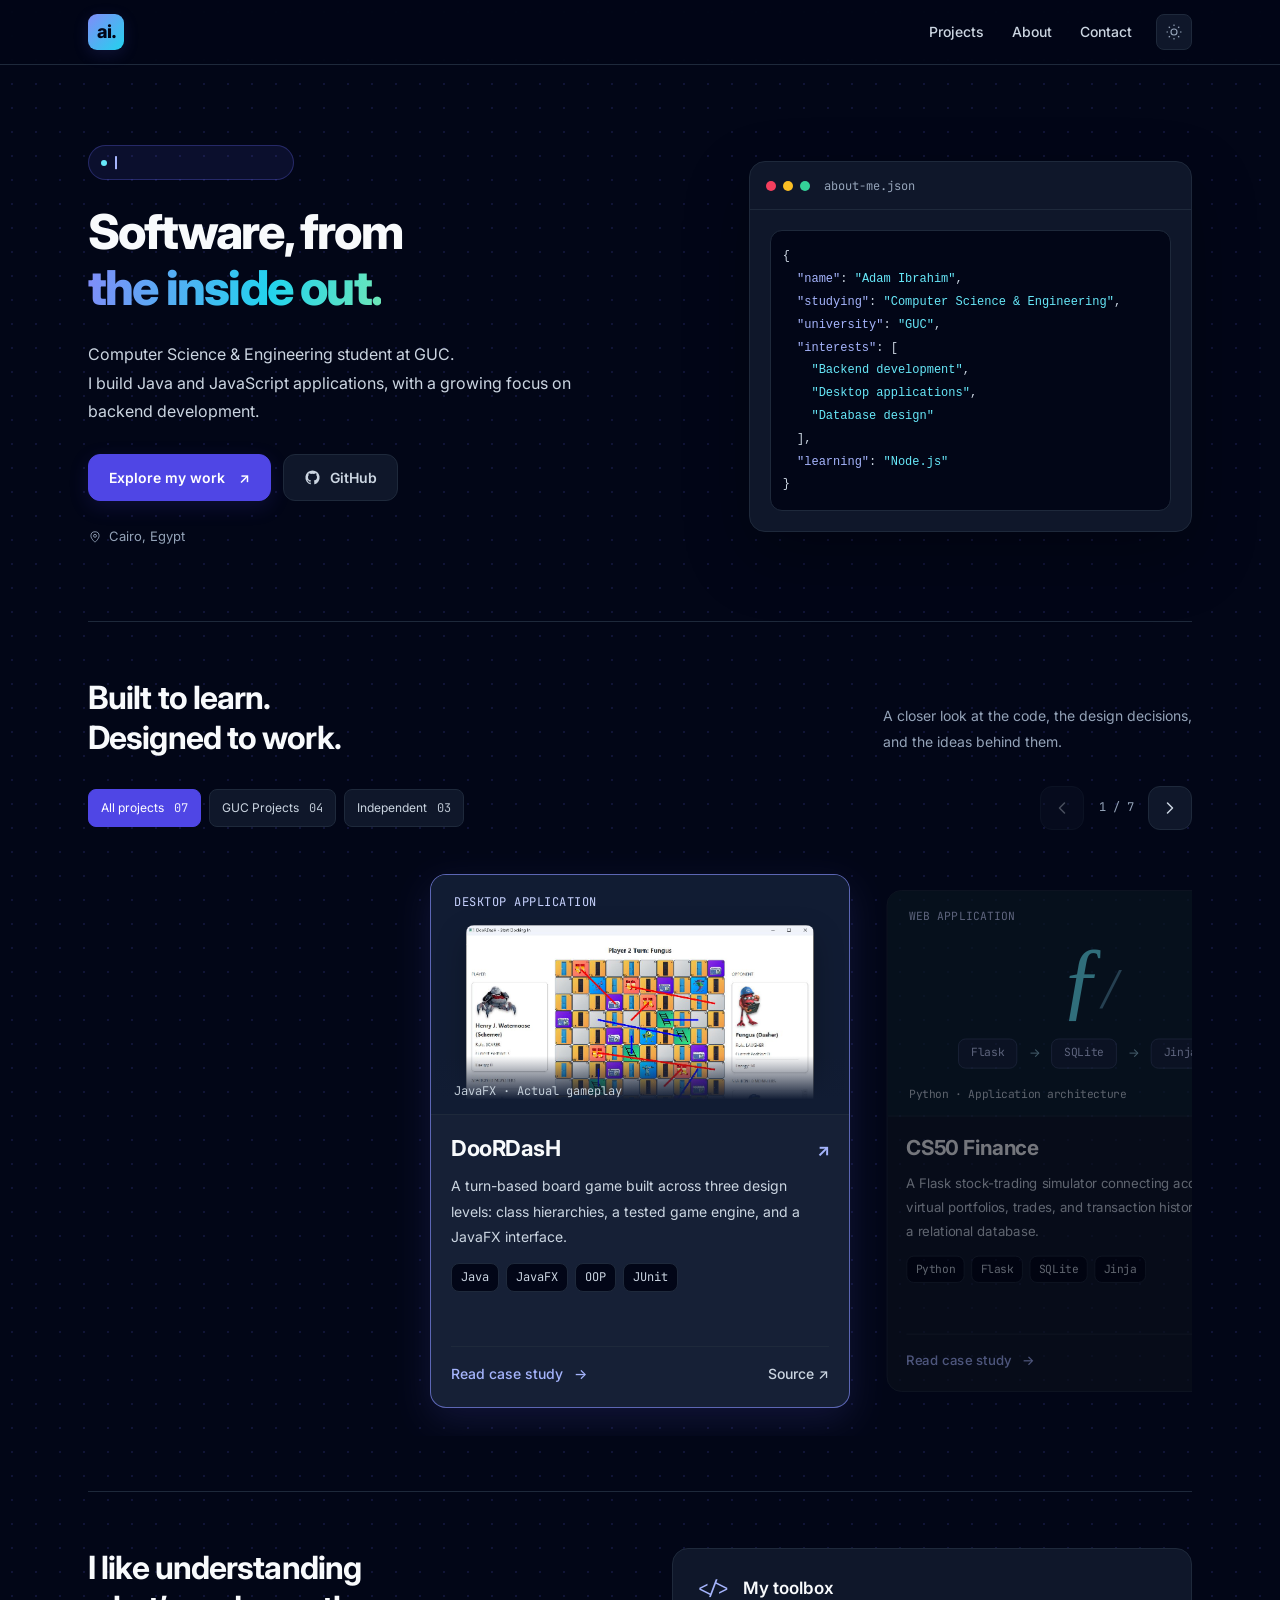
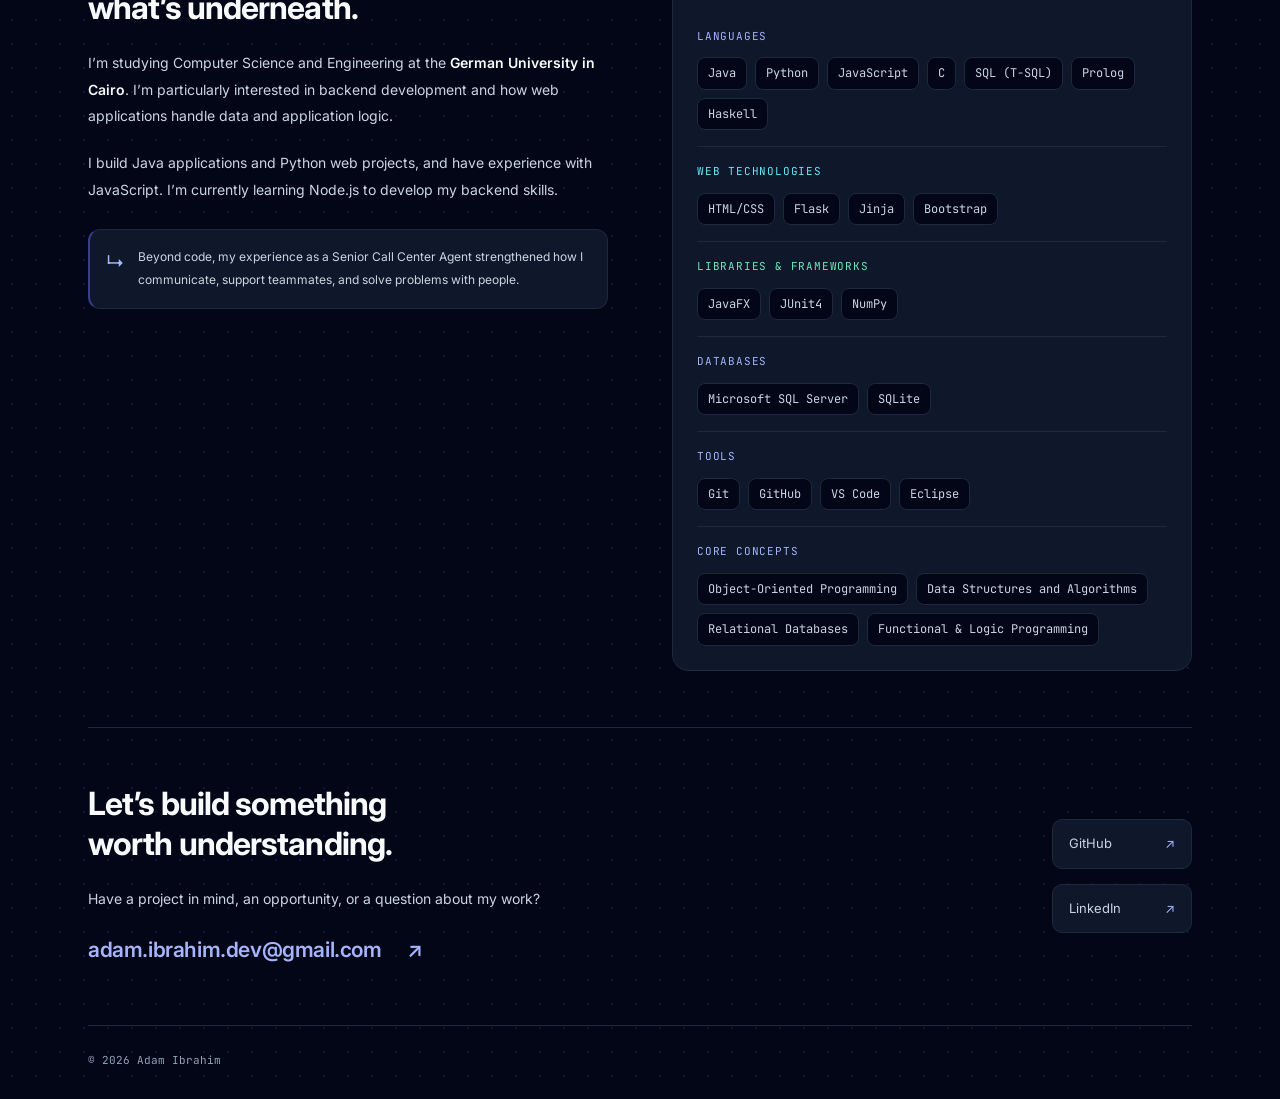
<file: index.html>
<!doctype html>
<html lang="en" data-theme="dark">
<head>
<meta charset="utf-8"><meta name="viewport" content="width=device-width,initial-scale=1">
<meta name="description" content="Adam Ibrahim — Computer Science and Engineering student at GUC. Explore Java applications, Python web projects, and a growing focus on backend development.">
<meta name="theme-color" content="#020617"><title>Adam Ibrahim · Software Developer</title>
<link rel="icon" href="favicon.svg?v=20261111-indigo" type="image/svg+xml"><link rel="stylesheet" href="styles.css?v=20261111-typing-loop"><script src="theme.js?v=20261023-redesign"></script>
</head><body>
<a class="skip" href="#main">Skip to content</a>
<header class="site-header"><div class="header-inner"><a class="brand" href="./" aria-label="Adam Ibrahim, home">ai<span>.</span><span class="brand-slash" aria-hidden="true">/</span></a><nav class="site-nav" aria-label="Main navigation"><a href="#projects">Projects</a><a href="#about">About</a><a href="#contact">Contact</a></nav><button class="theme-toggle" type="button" aria-label="Switch to light theme" title="Switch theme"><svg viewBox="0 0 24 24" fill="none" stroke="currentColor" stroke-width="1.5" aria-hidden="true"><circle cx="12" cy="12" r="4"/><path d="M12 2v2m0 16v2M2 12h2m16 0h2M5 5l1.5 1.5m11 11L19 19M5 19l1.5-1.5m11-11L19 5"/></svg></button></div></header>
<main id="main">
<section class="hero shell" aria-labelledby="hero-title"><div class="hero-copy"><p class="hero-hello"><span class="hello-line" aria-hidden="true"></span><span class="greeting-typewriter"><span class="greeting-text">HI, I’M ADAM IBRAHIM</span></span></p><h1 id="hero-title">Software, from<br><span>the inside out.</span></h1><p class="hero-description">Computer Science &amp; Engineering student at GUC.<br class="desktop-break"> I build Java and JavaScript applications, with a growing focus on backend development.</p><div class="hero-actions"><a class="button primary" href="#projects">Explore my work <span aria-hidden="true">↗</span></a><a class="button secondary" href="https://github.com/doma990"><svg viewBox="0 0 24 24" fill="currentColor" aria-hidden="true"><path d="M12 2a10 10 0 0 0-3.16 19.49c.5.09.68-.22.68-.48v-1.86c-2.78.6-3.37-1.18-3.37-1.18-.45-1.16-1.11-1.47-1.11-1.47-.91-.62.07-.61.07-.61 1 .07 1.53 1.03 1.53 1.03.9 1.53 2.34 1.09 2.91.83.09-.65.35-1.09.64-1.34-2.22-.25-4.56-1.11-4.56-4.94 0-1.09.39-1.99 1.03-2.69-.1-.26-.45-1.27.1-2.65 0 0 .84-.27 2.75 1.03A9.6 9.6 0 0 1 12 6.82a9.6 9.6 0 0 1 2.5.34c1.91-1.3 2.75-1.03 2.75-1.03.55 1.38.2 2.39.1 2.65.64.7 1.03 1.6 1.03 2.69 0 3.84-2.34 4.69-4.57 4.94.36.31.68.92.68 1.86v2.74c0 .27.18.58.69.48A10 10 0 0 0 12 2Z"/></svg>GitHub</a></div><p class="hero-location"><svg viewBox="0 0 24 24" fill="none" stroke="currentColor" stroke-width="1.5" aria-hidden="true"><path d="M19 10c0 5-7 11-7 11S5 15 5 10a7 7 0 1 1 14 0Z"/><circle cx="12" cy="10" r="2.5"/></svg>Cairo, Egypt</p></div>
<div class="profile-editor" aria-label="Developer profile"><div class="editor-toolbar"><div class="window-dots" aria-hidden="true"><i></i><i></i><i></i></div><span>about-me.json</span></div><div class="editor-content"><pre><code><span class="code-line"><span class="code-text">{</span></span><span class="code-line"><span class="code-text">  <span class="code-key">"name"</span>: <span class="code-string">"Adam Ibrahim"</span>,</span></span><span class="code-line"><span class="code-text">  <span class="code-key">"studying"</span>: <span class="code-string">"Computer Science &amp; Engineering"</span>,</span></span><span class="code-line"><span class="code-text">  <span class="code-key">"university"</span>: <span class="code-string">"GUC"</span>,</span></span><span class="code-line"><span class="code-text">  <span class="code-key">"interests"</span>: [</span></span><span class="code-line"><span class="code-text">    <span class="code-string">"Backend development"</span>,</span></span><span class="code-line"><span class="code-text">    <span class="code-string">"Desktop applications"</span>,</span></span><span class="code-line"><span class="code-text">    <span class="code-string">"Database design"</span></span></span><span class="code-line"><span class="code-text">  ],</span></span><span class="code-line"><span class="code-text">  <span class="code-key">"learning"</span>: <span class="code-string">"Node.js"</span></span></span><span class="code-line"><span class="code-text">}</span></span></code></pre></div></div>
</section>
<section class="projects-section shell" id="projects" aria-labelledby="projects-title"><div class="section-heading"><div><h2 id="projects-title">Built to learn.<br>Designed to work.</h2></div><p class="section-description">A closer look at the code, the design decisions,<br class="desktop-break"> and the ideas behind them.</p></div><span class="hash-anchor" id="guc-projects"></span><span class="hash-anchor" id="academic-projects"></span><span class="hash-anchor" id="independent-projects"></span><span class="hash-anchor" id="large-projects"></span><span class="hash-anchor" id="small-projects"></span><div class="project-toolbar"><div class="project-filters" role="group" aria-label="Filter projects"><button type="button" class="filter-button active" data-filter="all" aria-pressed="true">All projects <span>07</span></button><button type="button" class="filter-button" data-filter="guc" aria-pressed="false">GUC Projects <span>04</span></button><button type="button" class="filter-button" data-filter="independent" aria-pressed="false">Independent <span>03</span></button></div><div class="carousel-controls" role="group" aria-label="Project carousel controls" hidden><button class="carousel-arrow" type="button" data-carousel-prev aria-label="Previous project" aria-controls="project-carousel-track" disabled><svg viewBox="0 0 24 24" fill="none" stroke="currentColor" stroke-width="1.8" stroke-linecap="round" stroke-linejoin="round" aria-hidden="true"><path d="m15 18-6-6 6-6"/></svg></button><span class="carousel-position" role="status" aria-live="polite" aria-atomic="true">1 / 7</span><button class="carousel-arrow" type="button" data-carousel-next aria-label="Next project" aria-controls="project-carousel-track"><svg viewBox="0 0 24 24" fill="none" stroke="currentColor" stroke-width="1.8" stroke-linecap="round" stroke-linejoin="round" aria-hidden="true"><path d="m9 6 6 6-6 6"/></svg></button></div><span class="project-count visually-hidden" role="status" aria-live="polite">7 projects</span></div>
<div class="project-carousel" role="region" aria-roledescription="carousel" aria-labelledby="projects-title"><div class="project-grid" id="project-carousel-track" tabindex="0" aria-label="Browse projects with the left and right arrow keys">
<article class="project-card" data-category="guc"><a class="project-visual game-visual" href="projects/doordash/" aria-label="Explore DooRDasH"><div class="visual-topline"><span>DESKTOP APPLICATION</span></div><img src="assets/doordash-gameplay.png" width="1003" height="709" alt="DooRDasH JavaFX game with its board, characters, dice controls, and action log." loading="lazy"><span class="image-label">JavaFX · Actual gameplay</span></a><div class="project-card-body"><h3><a href="projects/doordash/">DooRDasH</a><span aria-hidden="true">↗</span></h3><p>A turn-based board game built across three design levels: class hierarchies, a tested game engine, and a JavaFX interface.</p><ul class="tags" aria-label="DooRDasH technologies"><li>Java</li><li>JavaFX</li><li>OOP</li><li>JUnit</li></ul><div class="card-links"><a href="projects/doordash/">Read case study <span aria-hidden="true">→</span></a><a href="https://github.com/doma990/doordash-board-game">Source ↗</a></div></div></article>
<article class="project-card" data-category="independent"><a class="project-visual finance-visual" href="projects/cs50-finance/" aria-label="Explore CS50 Finance"><div class="visual-topline"><span>WEB APPLICATION</span></div><div class="finance-art" aria-hidden="true"><div class="finance-symbol">ƒ<span>/</span></div><div class="architecture-flow"><span>Flask</span><i>→</i><span>SQLite</span><i>→</i><span>Jinja</span></div></div><span class="image-label">Python · Application architecture</span></a><div class="project-card-body"><h3><a href="projects/cs50-finance/">CS50 Finance</a><span aria-hidden="true">↗</span></h3><p>A Flask stock-trading simulator connecting accounts, virtual portfolios, trades, and transaction history through a relational database.</p><ul class="tags" aria-label="Finance technologies"><li>Python</li><li>Flask</li><li>SQLite</li><li>Jinja</li></ul><div class="card-links"><a href="projects/cs50-finance/">Read case study <span aria-hidden="true">→</span></a><a href="https://github.com/doma990/cs50-finance">Source ↗</a></div></div></article>
<article class="project-card" data-category="independent"><a class="project-visual" style="background:#0d1723" href="projects/automata-lab/" aria-label="Explore Automata Lab"><div class="visual-topline"><span>INTERACTIVE WORKSPACE · IN DEVELOPMENT</span></div><img src="projects/automata-lab/images/dfa-example.svg" width="900" height="520" alt="Three-state DFA recognizing binary strings ending in 01, exported from Automata Lab." loading="lazy" style="position:absolute;inset:48px 18px auto;width:calc(100% - 36px);height:calc(100% - 90px);object-fit:contain"><span class="image-label">Build a machine · Trace its behavior</span></a><div class="project-card-body"><h3><a href="projects/automata-lab/">Automata Lab</a><span aria-hidden="true">↗</span></h3><p>An interactive workspace around my JavaScript DFA model. Build machines, trace strings, and explore union, intersection, and complement.</p><ul class="tags" aria-label="Automata Lab technologies"><li>JavaScript</li><li>DFA</li><li>SVG</li><li>Web Workers</li></ul><div class="card-links"><a href="projects/automata-lab/">Explore the project <span aria-hidden="true">→</span></a><a href="https://doma990.github.io/automata-lab/">Open workspace ↗</a></div></div></article>
<article class="project-card" data-category="independent"><a class="project-visual" style="background:#142a2b" href="projects/sales-ranking-extractor/" aria-label="Explore Sales Ranking Extractor"><div class="visual-topline"><span>SPREADSHEET AUTOMATION</span></div><div class="sales-art" style="position:absolute;display:flex;flex-direction:column;justify-content:center;gap:18px;font-family:var(--mono);color:#d5eee4"><div style="display:flex;align-items:center;justify-content:space-between;gap:10px;font-size:12px;color:#a8c4b9"><span>RANKING.XLSX</span><span aria-hidden="true">→</span><span>REPORT.TXT</span></div><div style="display:flex;gap:28px;padding:17px 0;border-top:1px solid #35564c;border-bottom:1px solid #35564c"><span style="font-size:29px;line-height:1.2;color:#d5eee4">39<span style="display:block;font-size:12px;margin-top:8px;color:#a8c4b9">sales</span></span><span style="font-size:29px;line-height:1.2;color:#a8ebc3">18<span style="display:block;font-size:12px;margin-top:8px;color:#a8c4b9">from notes</span></span></div></div><span class="image-label">XLSX + comments → Plain-text report</span></a><div class="project-card-body"><h3><a href="projects/sales-ranking-extractor/">Sales Ranking Extractor</a><span aria-hidden="true">↗</span></h3><p>A reporting tool used by my team leader to summarize current sales for logistics and management. Explore a working example with fictional data.</p><ul class="tags" aria-label="Sales Ranking Extractor technologies"><li>Python</li><li>openpyxl</li><li>XLSX notes</li><li>Automation</li></ul><div class="card-links"><a href="projects/sales-ranking-extractor/">Explore the workflow <span aria-hidden="true">→</span></a><a href="https://github.com/doma990/sales-ranking-extractor">Source ↗</a></div></div></article>
<article class="project-card" data-category="guc"><a class="project-visual" style="background:#142336" href="projects/magym-logistics/" aria-label="Explore MAGYM Logistics"><div class="visual-topline"><span>DATABASE DESIGN · IN DEVELOPMENT</span></div><img src="projects/magym-logistics/images/eerd-preview.webp" width="1500" height="1209" alt="Overview of the MAGYM Logistics EER diagram for users, businesses, orders, and delivery." loading="lazy" style="position:absolute;inset:55px 24px auto;width:calc(100% - 48px);height:calc(100% - 105px);object-fit:contain;object-position:center;background:white;border-radius:7px"><span class="image-label">Team project · EERD &amp; relational schema</span></a><div class="project-card-body"><h3><a href="projects/magym-logistics/">MAGYM Logistics</a><span aria-hidden="true">↗</span></h3><p>An ongoing CSEN 501 team project modeling a local delivery marketplace across three milestones. The first defines an EERD and a 25-relation schema.</p><ul class="tags" aria-label="MAGYM Logistics topics"><li>Database design</li><li>EERD</li><li>Relational schema</li><li>draw.io</li></ul><div class="card-links"><a href="projects/magym-logistics/">Explore the design <span aria-hidden="true">→</span></a><a href="https://github.com/doma990/magym-logistics">Source ↗</a></div></div></article>
<article class="project-card" data-category="guc"><a class="project-visual restaurant-visual" href="projects/restaurant-planner/" aria-label="Explore Restaurant Planning System"><div class="visual-topline"><span>PROLOG &amp; HASKELL</span></div><div class="restaurant-art" aria-hidden="true"><div class="language-pair"><span>Prolog</span><b>×</b><span>Haskell</span></div><div class="planner-flow"><div><span>01</span>Schedule reservations</div><i>↓</i><div><span>02</span>Plan supplies &amp; expenses</div></div></div><span class="image-label">Reservations · Supplies · Expenses</span></a><div class="project-card-body"><h3><a href="projects/restaurant-planner/">Restaurant Planning System</a><span aria-hidden="true">↗</span></h3><p>Reservation constraints in Prolog, ingredient and expense transformations in Haskell, and a browser demo connecting the ideas.</p><ul class="tags" aria-label="Restaurant planner technologies"><li>Prolog</li><li>Haskell</li><li>Recursion</li><li>CSV</li></ul><div class="card-links"><a href="projects/restaurant-planner/">Read case study <span aria-hidden="true">→</span></a><a href="projects/restaurant-planner/demo/">Try demo ↗</a></div></div></article>
<article class="project-card" data-category="guc"><a class="project-visual computer-visual" href="projects/mano-basic-computer/" aria-label="Explore Mano Basic Computer"><div class="visual-topline"><span>COMPUTER ARCHITECTURE</span></div><div class="circuit-window"><img src="projects/mano-basic-computer/images/main.png" width="2423" height="1722" alt="The actual Logisim design with a shared bus, registers, RAM, ALU, and control gates." loading="lazy"></div><span class="image-label">Logisim · Actual circuit design</span></a><div class="project-card-body"><h3><a href="projects/mano-basic-computer/">Mano Basic Computer</a><span aria-hidden="true">↗</span></h3><p>A 16-bit shared bus, registers, RAM, and an ALU, coordinated by hardwired control for a seven-instruction program.</p><ul class="tags" aria-label="Computer technologies"><li>Logisim</li><li>Digital logic</li><li>RTL</li><li>Architecture</li></ul><div class="card-links"><a href="projects/mano-basic-computer/">Read case study <span aria-hidden="true">→</span></a><a href="https://github.com/doma990/mano-basic-computer">Source ↗</a></div></div></article>
</div></div></section>
<section class="about-section shell" id="about" aria-labelledby="about-title"><div class="about-copy"><h2 id="about-title">I like understanding<br>what’s underneath.</h2><p>I’m studying Computer Science and Engineering at the <strong>German University in Cairo</strong>. I’m particularly interested in backend development and how web applications handle data and application logic.</p><p>I build Java applications and Python web projects, and have experience with JavaScript. I’m currently learning Node.js to develop my backend skills.</p><div class="experience-note"><span class="note-symbol" aria-hidden="true">↳</span><p>Beyond code, my experience as a Senior Call Center Agent strengthened how I communicate, support teammates, and solve problems with people.</p></div></div><div class="toolbox" id="skills"><p class="toolbox-title"><span aria-hidden="true">&lt;/&gt;</span> My toolbox</p><div class="toolbox-group"><h3>Languages</h3><div class="tool-pills"><span>Java</span><span>Python</span><span>JavaScript</span><span>C</span><span>SQL (T-SQL)</span><span>Prolog</span><span>Haskell</span></div></div><div class="toolbox-group"><h3>Web Technologies</h3><div class="tool-pills"><span>HTML/CSS</span><span>Flask</span><span>Jinja</span><span>Bootstrap</span></div></div><div class="toolbox-group"><h3>Libraries &amp; Frameworks</h3><div class="tool-pills"><span>JavaFX</span><span>JUnit4</span><span>NumPy</span></div></div><div class="toolbox-group"><h3>Databases</h3><div class="tool-pills"><span>Microsoft SQL Server</span><span>SQLite</span></div></div><div class="toolbox-group"><h3>Tools</h3><div class="tool-pills"><span>Git</span><span>GitHub</span><span>VS Code</span><span>Eclipse</span></div></div><div class="toolbox-group"><h3>Core Concepts</h3><div class="tool-pills"><span>Object-Oriented Programming</span><span>Data Structures and Algorithms</span><span>Relational Databases</span><span>Functional &amp; Logic Programming</span></div></div></div></section>
<section class="contact-section shell" id="contact" aria-labelledby="contact-title"><div><h2 id="contact-title">Let’s build something<br>worth understanding.</h2><p>Have a project in mind, an opportunity, or a question about my work?</p><a class="contact-email" href="mailto:adam.ibrahim.dev@gmail.com">adam.ibrahim.dev@gmail.com <span aria-hidden="true">↗</span></a></div><div class="contact-links"><a href="https://github.com/doma990">GitHub <span aria-hidden="true">↗</span></a><a href="https://www.linkedin.com/in/adam-ahmed-25194b29a">LinkedIn <span aria-hidden="true">↗</span></a></div></section>
</main><footer class="site-footer shell"><span>© <span id="year">2026</span> Adam Ibrahim</span></footer><script src="script.js?v=20261111-carousel"></script></body></html>
</file>
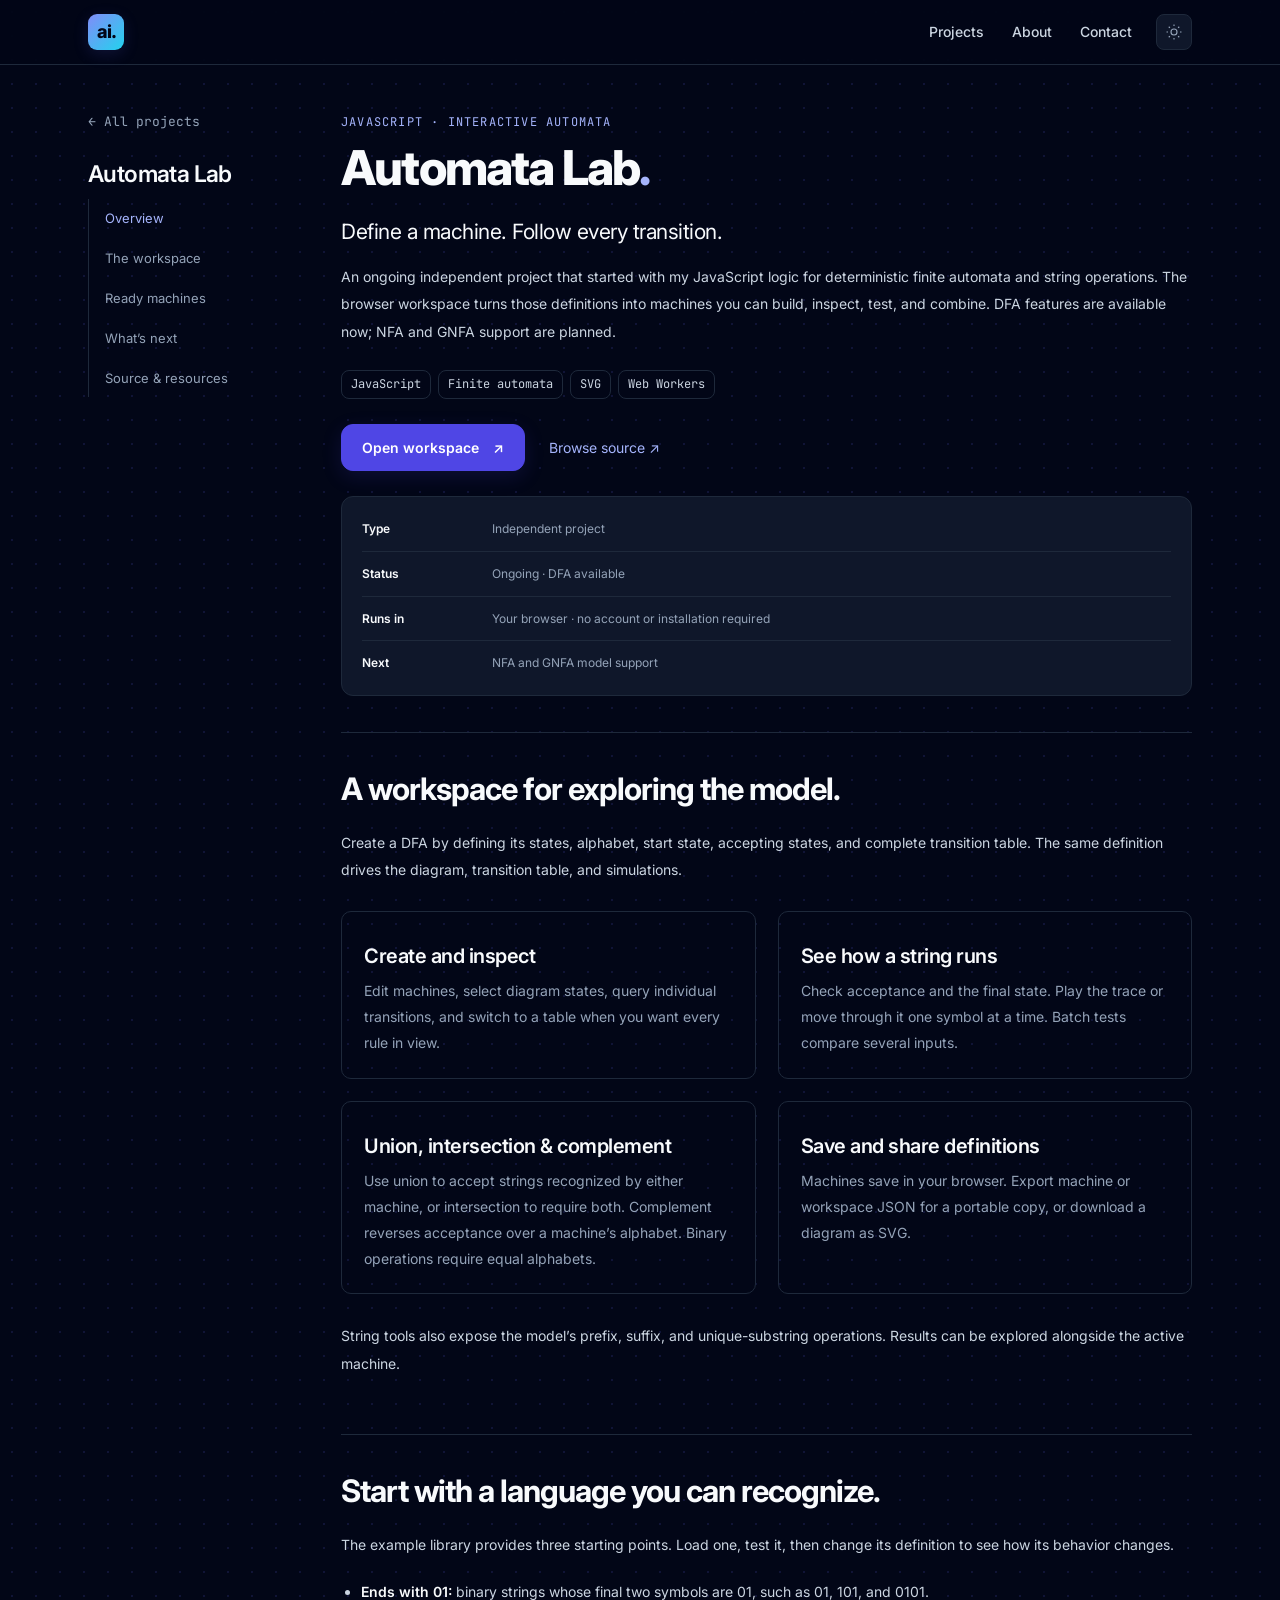
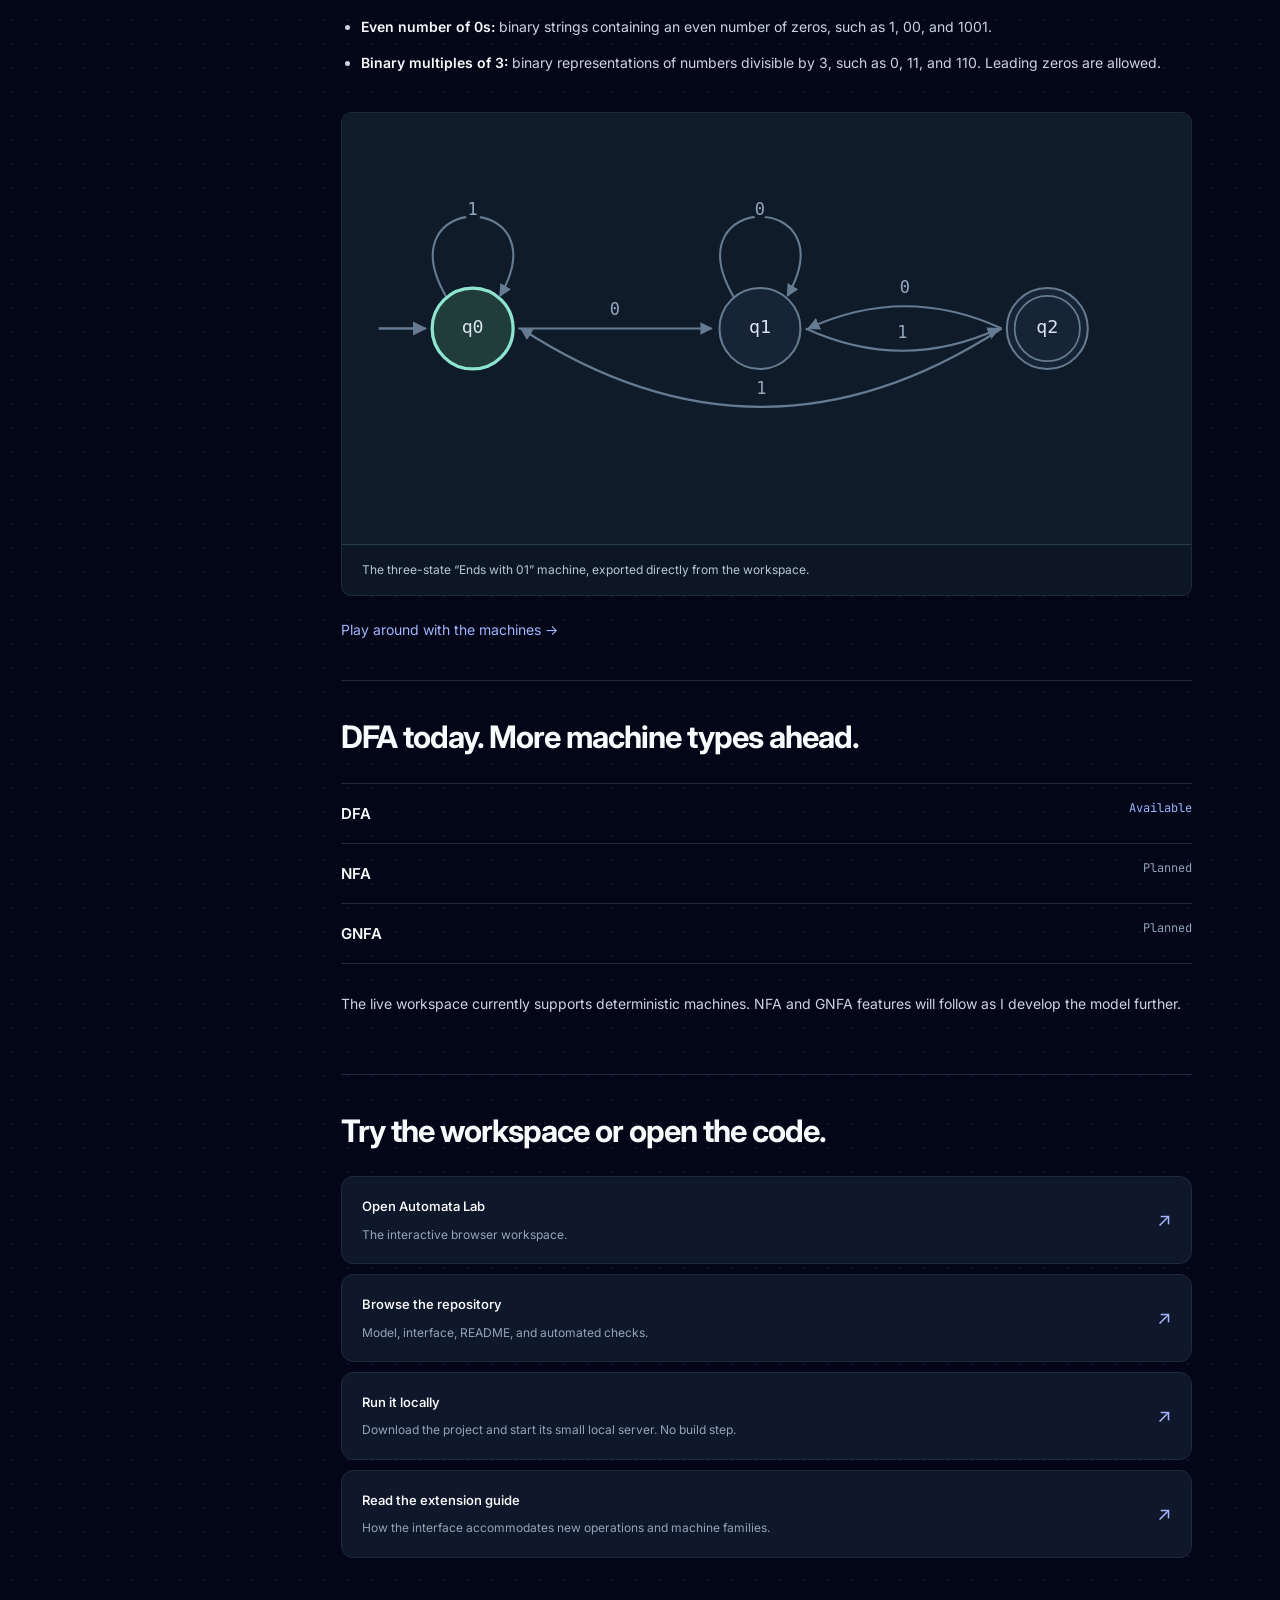
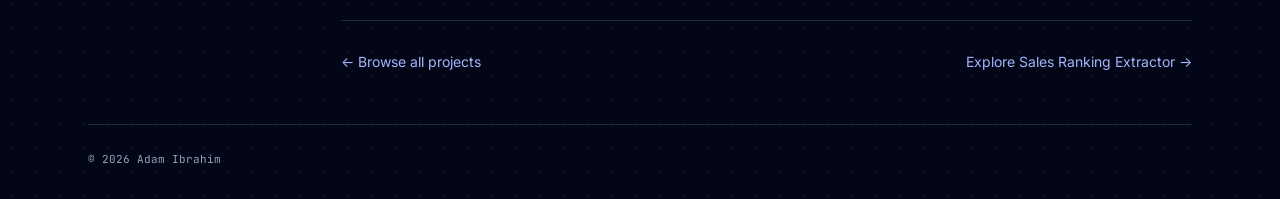
<file: projects/automata-lab/index.html>
<!doctype html><html lang="en" data-theme="dark"><head><meta charset="utf-8"><meta name="viewport" content="width=device-width,initial-scale=1"><meta name="description" content="Automata Lab by Adam Ibrahim: an ongoing JavaScript workspace for creating DFAs, tracing strings, exploring transitions, and combining machines."><meta name="theme-color" content="#020617"><title>Automata Lab · Adam Ibrahim</title><link rel="icon" href="../../favicon.svg?v=20261111-indigo" type="image/svg+xml"><link rel="stylesheet" href="../../styles.css?v=20261111-typing-loop"><link rel="stylesheet" href="automata.css?v=1"><script src="../../theme.js?v=20261023-redesign"></script></head><body><a class="skip" href="#main">Skip to content</a><header class="site-header"><div class="header-inner"><a class="brand" href="../../" aria-label="Adam Ibrahim, home">ai<span>.</span><span class="brand-slash" aria-hidden="true">/</span></a><nav class="site-nav" aria-label="Main navigation"><a href="../../#projects">Projects</a><a href="../../#about">About</a><a href="../../#contact">Contact</a></nav><button class="theme-toggle" type="button" aria-label="Switch to light theme" title="Switch theme"><svg viewBox="0 0 24 24" fill="none" stroke="currentColor" stroke-width="1.5" aria-hidden="true"><circle cx="12" cy="12" r="4"/><path d="M12 2v2m0 16v2M2 12h2m16 0h2M5 5l1.5 1.5m11 11L19 19M5 19l1.5-1.5m11-11L19 5"/></svg></button></div></header><div class="documentation-layout">
<aside class="project-sidebar"><a class="sidebar-back" href="../../#projects">← All projects</a><p class="sidebar-title">Automata Lab</p><nav aria-label="Project sections"><a href="#project-name">Overview</a><a href="#workspace">The workspace</a><a href="#examples">Ready machines</a><a href="#roadmap">What’s next</a><a href="#source">Source &amp; resources</a></nav></aside>
<main class="case-study automata-case" id="main">
<section class="case-intro" aria-labelledby="project-name"><p class="eyebrow">JAVASCRIPT · INTERACTIVE AUTOMATA</p><h1 id="project-name">Automata Lab<span>.</span></h1><p class="lead">Define a machine. Follow every transition.</p><p class="summary">An ongoing independent project that started with my JavaScript logic for deterministic finite automata and string operations. The browser workspace turns those definitions into machines you can build, inspect, test, and combine. DFA features are available now; NFA and GNFA support are planned.</p><ul class="tags" aria-label="Technologies"><li>JavaScript</li><li>Finite automata</li><li>SVG</li><li>Web Workers</li></ul><div class="intro-links"><a class="button primary" href="https://doma990.github.io/automata-lab/">Open workspace <span aria-hidden="true">↗</span></a><a class="link" href="https://github.com/doma990/automata-lab">Browse source ↗</a></div><dl class="project-facts"><div><dt>Type</dt><dd>Independent project</dd></div><div><dt>Status</dt><dd>Ongoing · DFA available</dd></div><div><dt>Runs in</dt><dd>Your browser · no account or installation required</dd></div><div><dt>Next</dt><dd>NFA and GNFA model support</dd></div></dl></section>
<section id="workspace" aria-labelledby="workspace-title"><h2 id="workspace-title">A workspace for exploring the model.</h2><p>Create a DFA by defining its states, alphabet, start state, accepting states, and complete transition table. The same definition drives the diagram, transition table, and simulations.</p><div class="automata-features"><article><h3>Create and inspect</h3><p>Edit machines, select diagram states, query individual transitions, and switch to a table when you want every rule in view.</p></article><article><h3>See how a string runs</h3><p>Check acceptance and the final state. Play the trace or move through it one symbol at a time. Batch tests compare several inputs.</p></article><article><h3>Union, intersection &amp; complement</h3><p>Use union to accept strings recognized by either machine, or intersection to require both. Complement reverses acceptance over a machine’s alphabet. Binary operations require equal alphabets.</p></article><article><h3>Save and share definitions</h3><p>Machines save in your browser. Export machine or workspace JSON for a portable copy, or download a diagram as SVG.</p></article></div><p>String tools also expose the model’s prefix, suffix, and unique-substring operations. Results can be explored alongside the active machine.</p></section>
<section id="examples" aria-labelledby="examples-title"><h2 id="examples-title">Start with a language you can recognize.</h2><p>The example library provides three starting points. Load one, test it, then change its definition to see how its behavior changes.</p><ul class="feature-list"><li><strong>Ends with 01:</strong> binary strings whose final two symbols are 01, such as 01, 101, and 0101.</li><li><strong>Even number of 0s:</strong> binary strings containing an even number of zeros, such as 1, 00, and 1001.</li><li><strong>Binary multiples of 3:</strong> binary representations of numbers divisible by 3, such as 0, 11, and 110. Leading zeros are allowed.</li></ul><figure class="automata-figure"><img src="images/dfa-example.svg" width="900" height="520" alt="Exported diagram of the Ends with 01 machine. q0 is the start state and q2 is accepting. The transitions track the most recent zero and a completed 01 suffix." loading="lazy"><figcaption>The three-state “Ends with 01” machine, exported directly from the workspace.</figcaption></figure><a class="link" href="https://doma990.github.io/automata-lab/">Play around with the machines →</a></section>
<section id="roadmap" aria-labelledby="roadmap-title"><h2 id="roadmap-title">DFA today. More machine types ahead.</h2><div class="automata-roadmap"><div><strong>DFA</strong><span class="available">Available</span></div><div><strong>NFA</strong><span>Planned</span></div><div><strong>GNFA</strong><span>Planned</span></div></div><p>The live workspace currently supports deterministic machines. NFA and GNFA features will follow as I develop the model further.</p></section>
<section id="source" aria-labelledby="source-title"><h2 id="source-title">Try the workspace or open the code.</h2><div class="resource-links"><a href="https://doma990.github.io/automata-lab/"><span><strong>Open Automata Lab</strong><small>The interactive browser workspace.</small></span><span aria-hidden="true">↗</span></a><a href="https://github.com/doma990/automata-lab"><span><strong>Browse the repository</strong><small>Model, interface, README, and automated checks.</small></span><span aria-hidden="true">↗</span></a><a href="https://github.com/doma990/automata-lab#local-development"><span><strong>Run it locally</strong><small>Download the project and start its small local server. No build step.</small></span><span aria-hidden="true">↗</span></a><a href="https://github.com/doma990/automata-lab/blob/main/EXTENDING.md"><span><strong>Read the extension guide</strong><small>How the interface accommodates new operations and machine families.</small></span><span aria-hidden="true">↗</span></a></div></section>
<div class="project-return"><a class="link" href="../../#projects">← Browse all projects</a><a class="link" href="../sales-ranking-extractor/">Explore Sales Ranking Extractor →</a></div></main></div><footer class="site-footer"><span>© <span id="year">2026</span> Adam Ibrahim</span></footer><script src="../../script.js?v=20261111-carousel"></script></body></html>
</file>
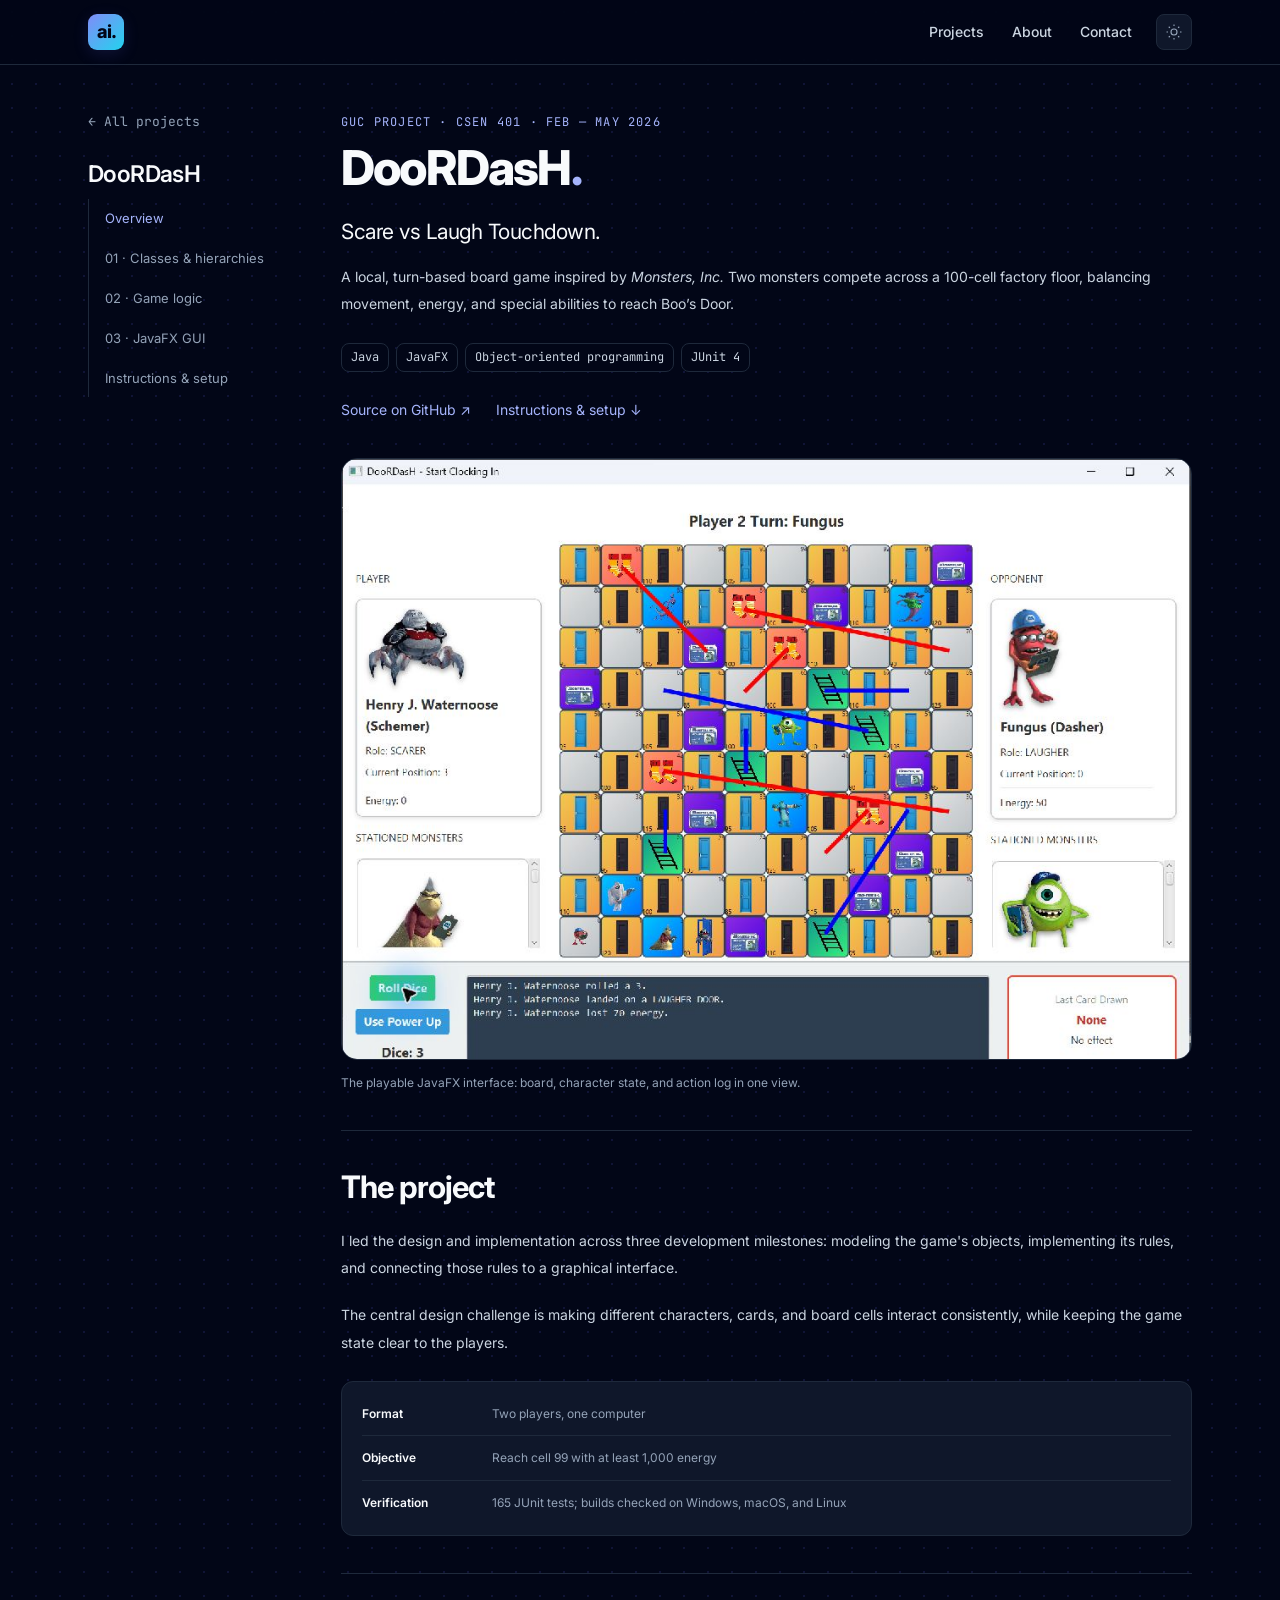
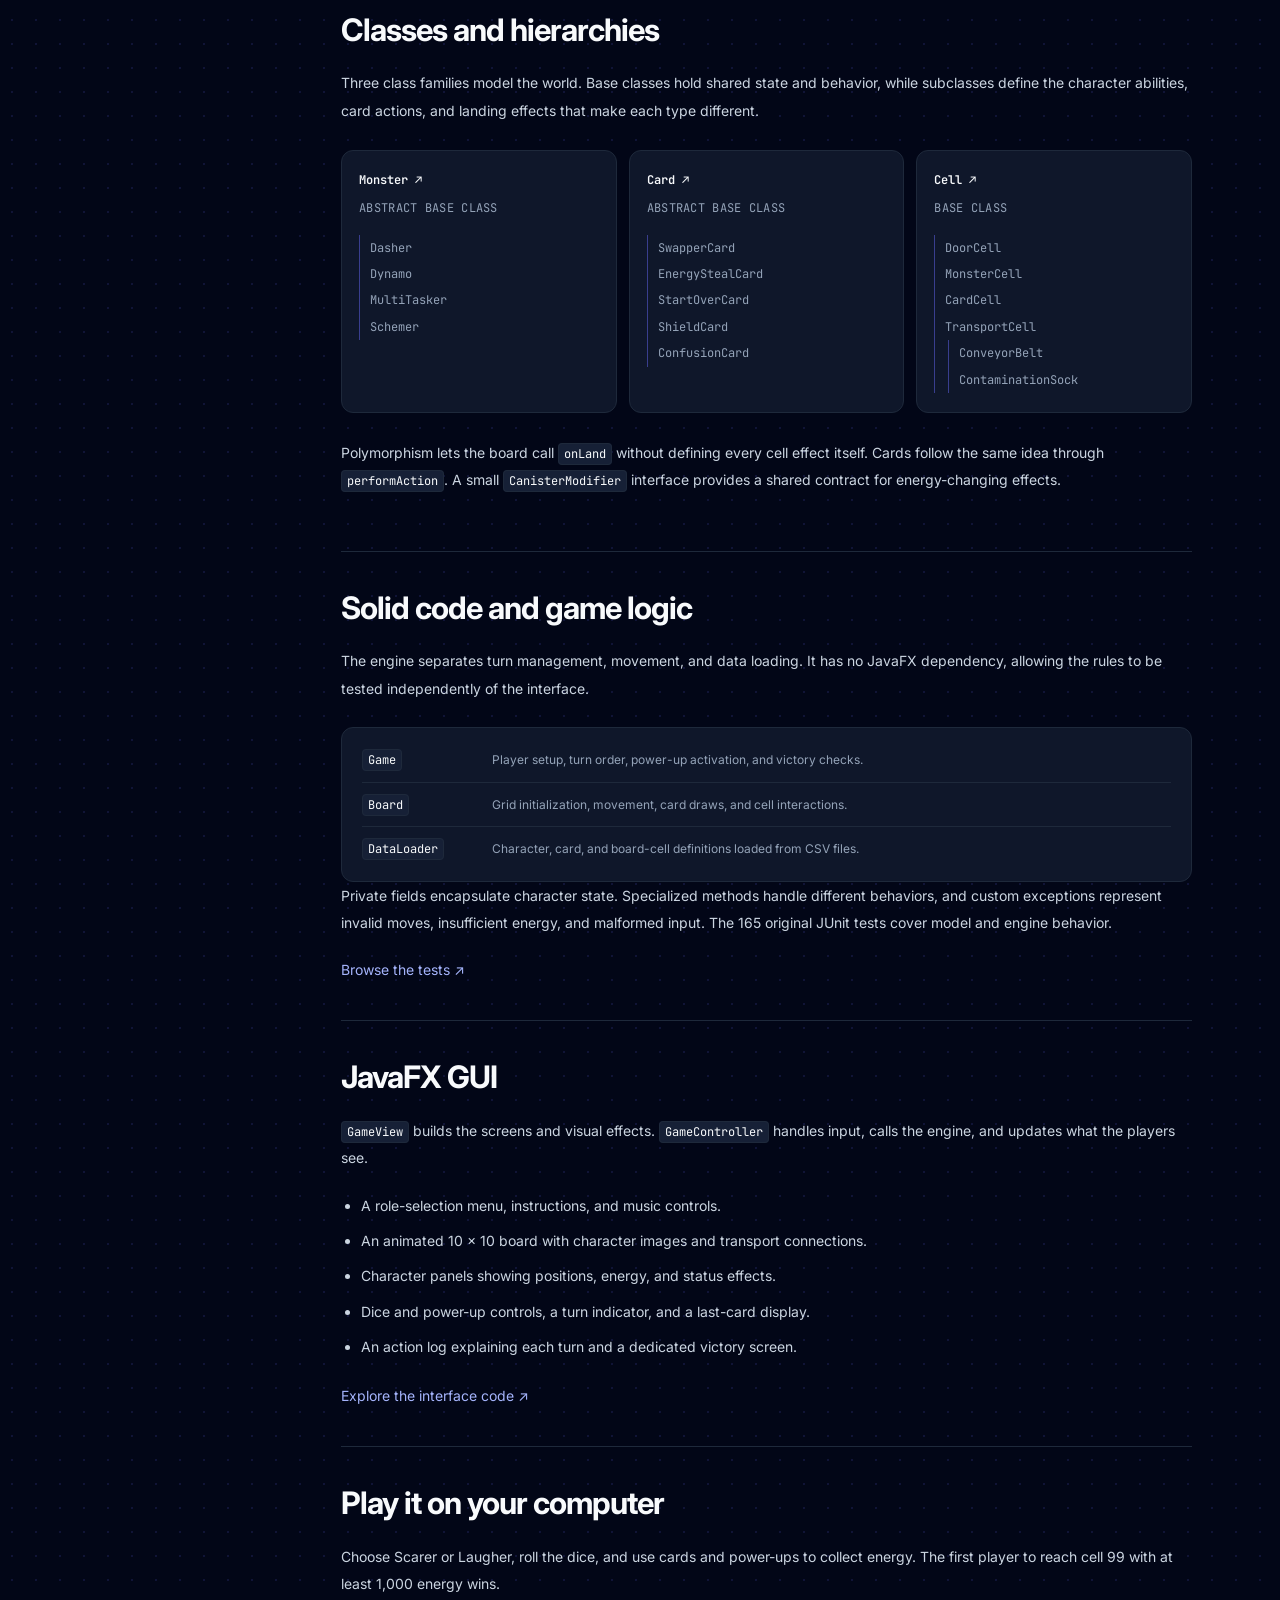
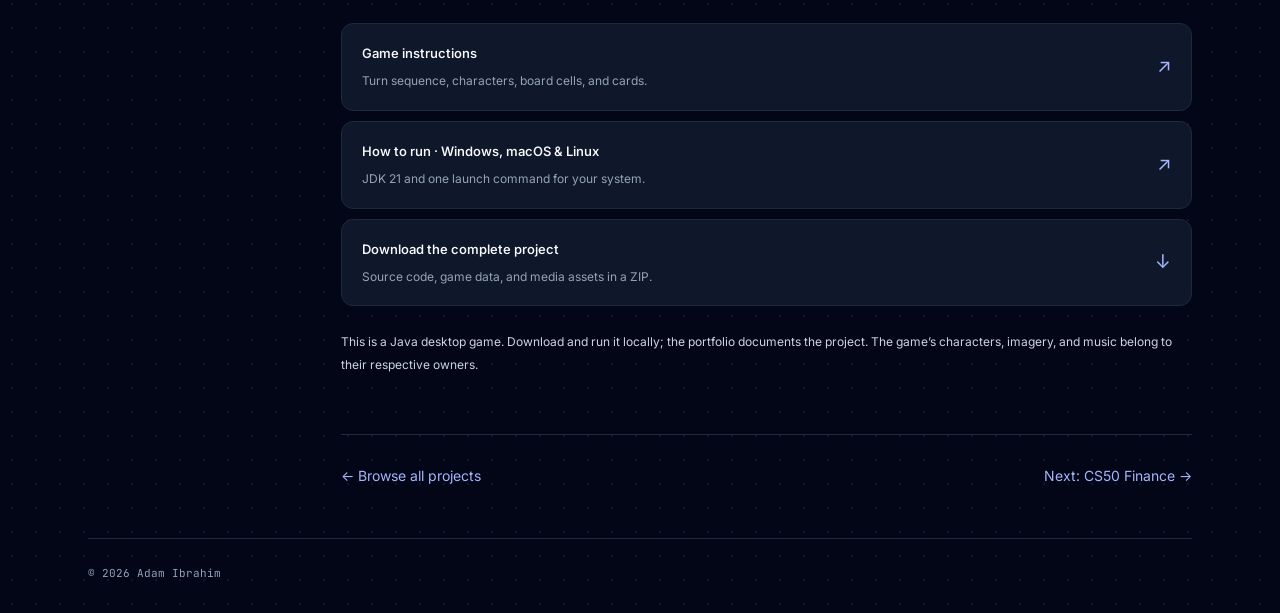
<file: projects/doordash/index.html>
<!doctype html>
<html lang="en" data-theme="dark">
<head>
  <meta charset="utf-8">
  <meta name="viewport" content="width=device-width,initial-scale=1">
  <meta name="description" content="DooRDasH, a JavaFX board game by Adam Ibrahim. Explore its class hierarchies, tested game engine, and desktop interface.">
  <title>DooRDasH · Adam Ibrahim</title>
  <link rel="icon" href="../../favicon.svg?v=20261111-indigo" type="image/svg+xml">
  <link rel="stylesheet" href="../../styles.css?v=20261111-typing-loop">
<script src="../../theme.js?v=20261023-redesign"></script></head>
<body>
<a class="skip" href="#main">Skip to content</a>
<header class="site-header"><div class="header-inner"><a class="brand" href="../../" aria-label="Adam Ibrahim, home">ai<span>.</span><span class="brand-slash" aria-hidden="true">/</span></a><nav class="site-nav" aria-label="Main navigation"><a href="../../#projects">Projects</a><a href="../../#about">About</a><a href="../../#contact">Contact</a></nav><button class="theme-toggle" type="button" aria-label="Switch to light theme" title="Switch theme"><svg viewBox="0 0 24 24" fill="none" stroke="currentColor" stroke-width="1.5" aria-hidden="true"><circle cx="12" cy="12" r="4"/><path d="M12 2v2m0 16v2M2 12h2m16 0h2M5 5l1.5 1.5m11 11L19 19M5 19l1.5-1.5m11-11L19 5"/></svg></button></div></header>
<div class="documentation-layout"><aside class="project-sidebar"><a class="sidebar-back" href="../../#projects">← All projects</a><p class="sidebar-title">DooRDasH</p><nav aria-label="Project sections"><a href="#project-name">Overview</a><a href="#class-design">01 · Classes &amp; hierarchies</a><a href="#game-engine">02 · Game logic</a><a href="#interface">03 · JavaFX GUI</a><a href="#play">Instructions &amp; setup</a></nav></aside><main class="case-study" id="main">
  <section class="intro case-intro" aria-labelledby="project-name">
    <a class="back-link" href="../../#guc-projects">← Back to GUC projects</a>
    <p class="eyebrow">GUC PROJECT · CSEN 401 · FEB — MAY 2026</p>
    <h1 id="project-name">DooRDasH<span>.</span></h1>
    <p class="lead">Scare vs Laugh Touchdown.</p>
    <p class="summary">A local, turn-based board game inspired by <i>Monsters, Inc.</i> Two monsters compete across a 100-cell factory floor, balancing movement, energy, and special abilities to reach Boo’s Door.</p>
    <ul class="tags" aria-label="Project technologies"><li>Java</li><li>JavaFX</li><li>Object-oriented programming</li><li>JUnit 4</li></ul>
    <div class="intro-links"><a class="link" href="https://github.com/doma990/doordash-board-game">Source on GitHub ↗</a><a class="link" href="#play">Instructions &amp; setup ↓</a></div>
  </section>

  <figure class="game-preview">
    <img src="../../assets/doordash-gameplay.png" alt="DooRDasH running on Windows: a board between two character panels, with dice controls and a turn-by-turn action log." width="1003" height="709" fetchpriority="high">
    <figcaption>The playable JavaFX interface: board, character state, and action log in one view.</figcaption>
  </figure>



  <section aria-labelledby="overview-title">
    <h2 id="overview-title">The project</h2>
    <p>I led the design and implementation across three development milestones: modeling the game's objects, implementing its rules, and connecting those rules to a graphical interface.</p>
    <p>The central design challenge is making different characters, cards, and board cells interact consistently, while keeping the game state clear to the players.</p>
    <dl class="project-facts"><div><dt>Format</dt><dd>Two players, one computer</dd></div><div><dt>Objective</dt><dd>Reach cell 99 with at least 1,000 energy</dd></div><div><dt>Verification</dt><dd>165 JUnit tests; builds checked on Windows, macOS, and Linux</dd></div></dl>
  </section>

  <section id="class-design" aria-labelledby="class-title">

    <h2 id="class-title">Classes and hierarchies</h2>
    <p>Three class families model the world. Base classes hold shared state and behavior, while subclasses define the character abilities, card actions, and landing effects that make each type different.</p>
    <div class="class-model" aria-label="Three main class hierarchies">
      <div><h3><a href="https://github.com/doma990/doordash-board-game/blob/main/src/game/engine/monsters/Monster.java">Monster ↗</a></h3><p class="meta">ABSTRACT BASE CLASS</p><ul><li>Dasher</li><li>Dynamo</li><li>MultiTasker</li><li>Schemer</li></ul></div>
      <div><h3><a href="https://github.com/doma990/doordash-board-game/blob/main/src/game/engine/cards/Card.java">Card ↗</a></h3><p class="meta">ABSTRACT BASE CLASS</p><ul><li>SwapperCard</li><li>EnergyStealCard</li><li>StartOverCard</li><li>ShieldCard</li><li>ConfusionCard</li></ul></div>
      <div><h3><a href="https://github.com/doma990/doordash-board-game/blob/main/src/game/engine/cells/Cell.java">Cell ↗</a></h3><p class="meta">BASE CLASS</p><ul><li>DoorCell</li><li>MonsterCell</li><li>CardCell</li><li>TransportCell<ul><li>ConveyorBelt</li><li>ContaminationSock</li></ul></li></ul></div>
    </div>
    <p>Polymorphism lets the board call <code>onLand</code> without defining every cell effect itself. Cards follow the same idea through <code>performAction</code>. A small <code>CanisterModifier</code> interface provides a shared contract for energy-changing effects.</p>
  </section>

  <section id="game-engine" aria-labelledby="engine-title">

    <h2 id="engine-title">Solid code and game logic</h2>
    <p>The engine separates turn management, movement, and data loading. It has no JavaFX dependency, allowing the rules to be tested independently of the interface.</p>
    <dl class="responsibilities"><div><dt><code>Game</code></dt><dd>Player setup, turn order, power-up activation, and victory checks.</dd></div><div><dt><code>Board</code></dt><dd>Grid initialization, movement, card draws, and cell interactions.</dd></div><div><dt><code>DataLoader</code></dt><dd>Character, card, and board-cell definitions loaded from CSV files.</dd></div></dl>
    <p>Private fields encapsulate character state. Specialized methods handle different behaviors, and custom exceptions represent invalid moves, insufficient energy, and malformed input. The 165 original JUnit tests cover model and engine behavior.</p>
    <a class="link" href="https://github.com/doma990/doordash-board-game/tree/main/src/game/tests">Browse the tests ↗</a>
  </section>

  <section id="interface" aria-labelledby="interface-title">

    <h2 id="interface-title">JavaFX GUI</h2>
    <p><code>GameView</code> builds the screens and visual effects. <code>GameController</code> handles input, calls the engine, and updates what the players see.</p>
    <ul class="feature-list"><li>A role-selection menu, instructions, and music controls.</li><li>An animated 10 × 10 board with character images and transport connections.</li><li>Character panels showing positions, energy, and status effects.</li><li>Dice and power-up controls, a turn indicator, and a last-card display.</li><li>An action log explaining each turn and a dedicated victory screen.</li></ul>
    <a class="link" href="https://github.com/doma990/doordash-board-game/tree/main/src/game/view">Explore the interface code ↗</a>
  </section>

  <section class="play-section" id="play" aria-labelledby="play-title">

    <h2 id="play-title">Play it on your computer</h2>
    <p>Choose Scarer or Laugher, roll the dice, and use cards and power-ups to collect energy. The first player to reach cell 99 with at least 1,000 energy wins.</p>
    <div class="resource-links">
      <a href="https://github.com/doma990/doordash-board-game/blob/main/docs/GAMEPLAY.md"><span><strong>Game instructions</strong><small>Turn sequence, characters, board cells, and cards.</small></span><span aria-hidden="true">↗</span></a>
      <a href="https://github.com/doma990/doordash-board-game#how-to-run"><span><strong>How to run · Windows, macOS &amp; Linux</strong><small>JDK 21 and one launch command for your system.</small></span><span aria-hidden="true">↗</span></a>
      <a href="https://github.com/doma990/doordash-board-game/archive/refs/heads/main.zip"><span><strong>Download the complete project</strong><small>Source code, game data, and media assets in a ZIP.</small></span><span aria-hidden="true">↓</span></a>
    </div>
    <p class="project-note">This is a Java desktop game. Download and run it locally; the portfolio documents the project. The game’s characters, imagery, and music belong to their respective owners.</p>
  </section>
  <div class="project-return"><a class="link" href="../../#projects">← Browse all projects</a><a class="link" href="../cs50-finance/">Next: CS50 Finance →</a></div>
</main></div>
<footer class="site-footer"><span>© <span id="year">2026</span> Adam Ibrahim</span></footer>
<script src="../../script.js?v=20261111-carousel"></script>
</body>
</html>
</file>
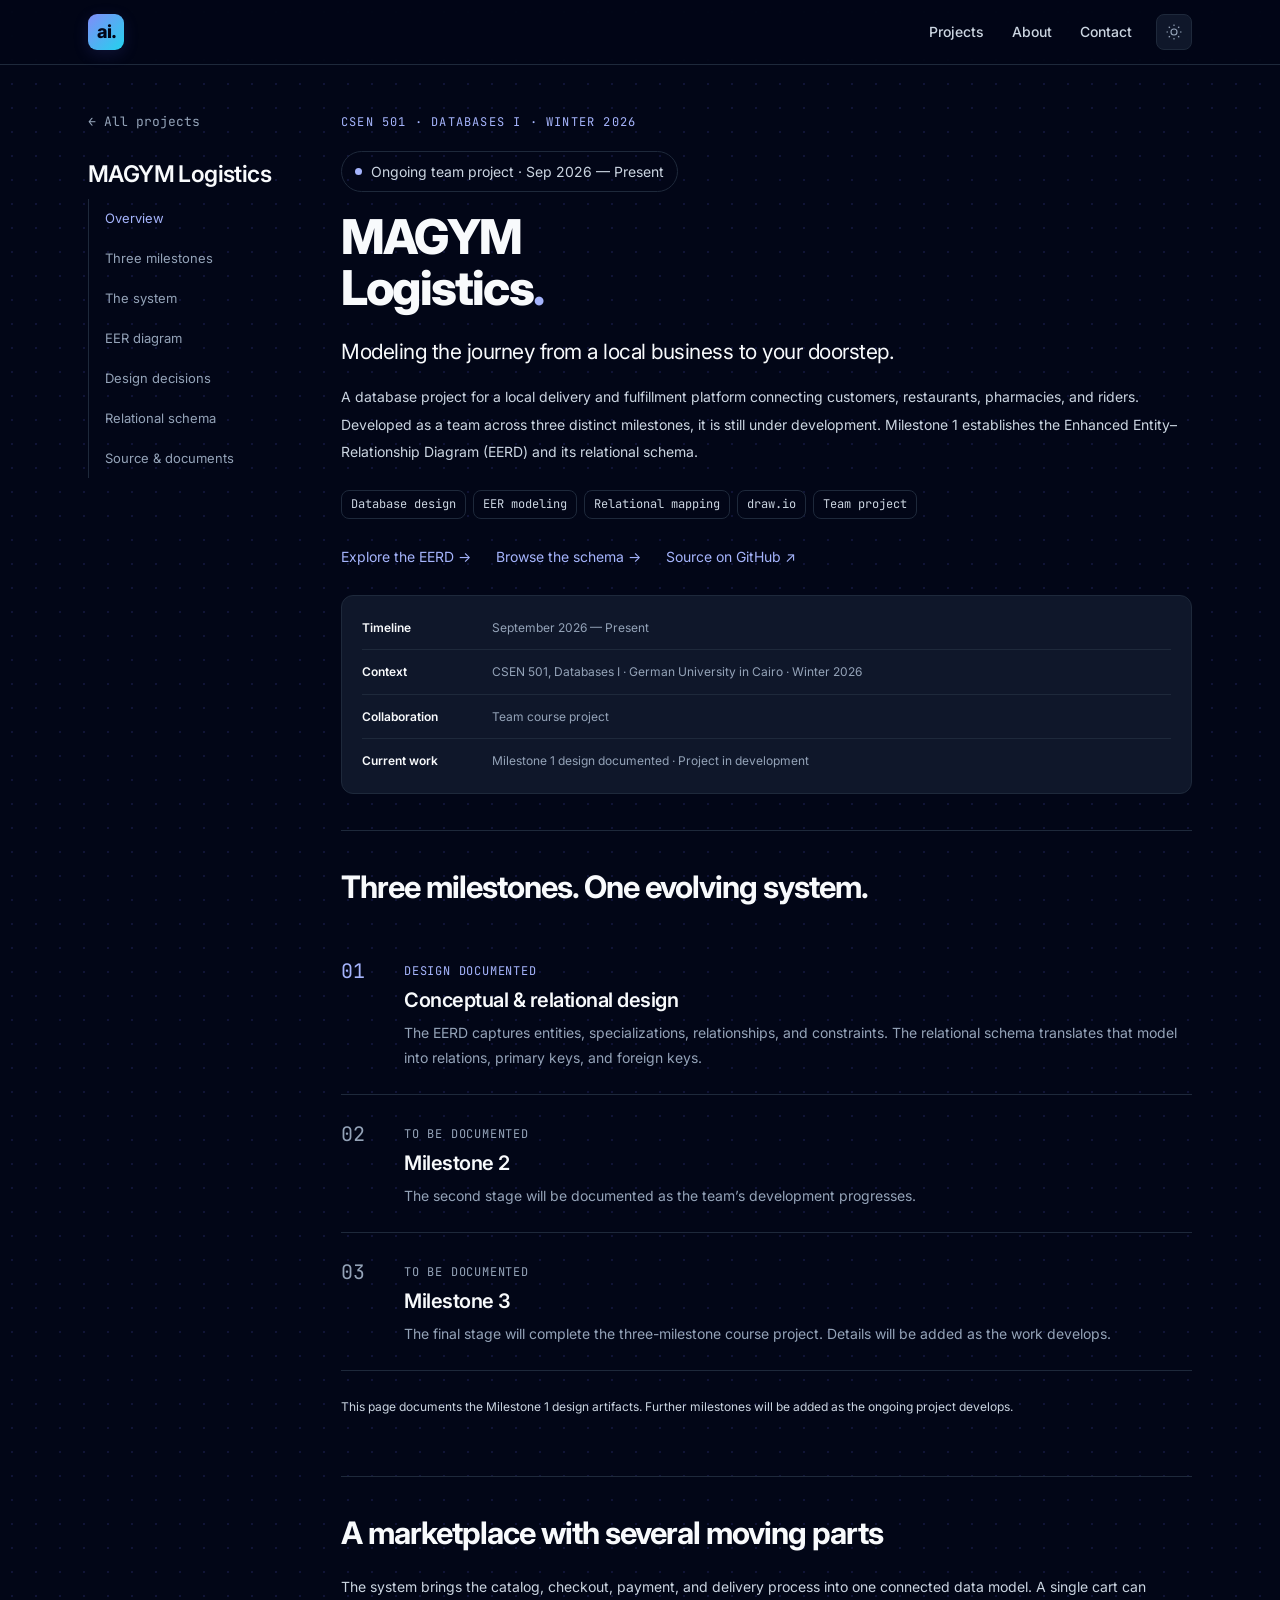
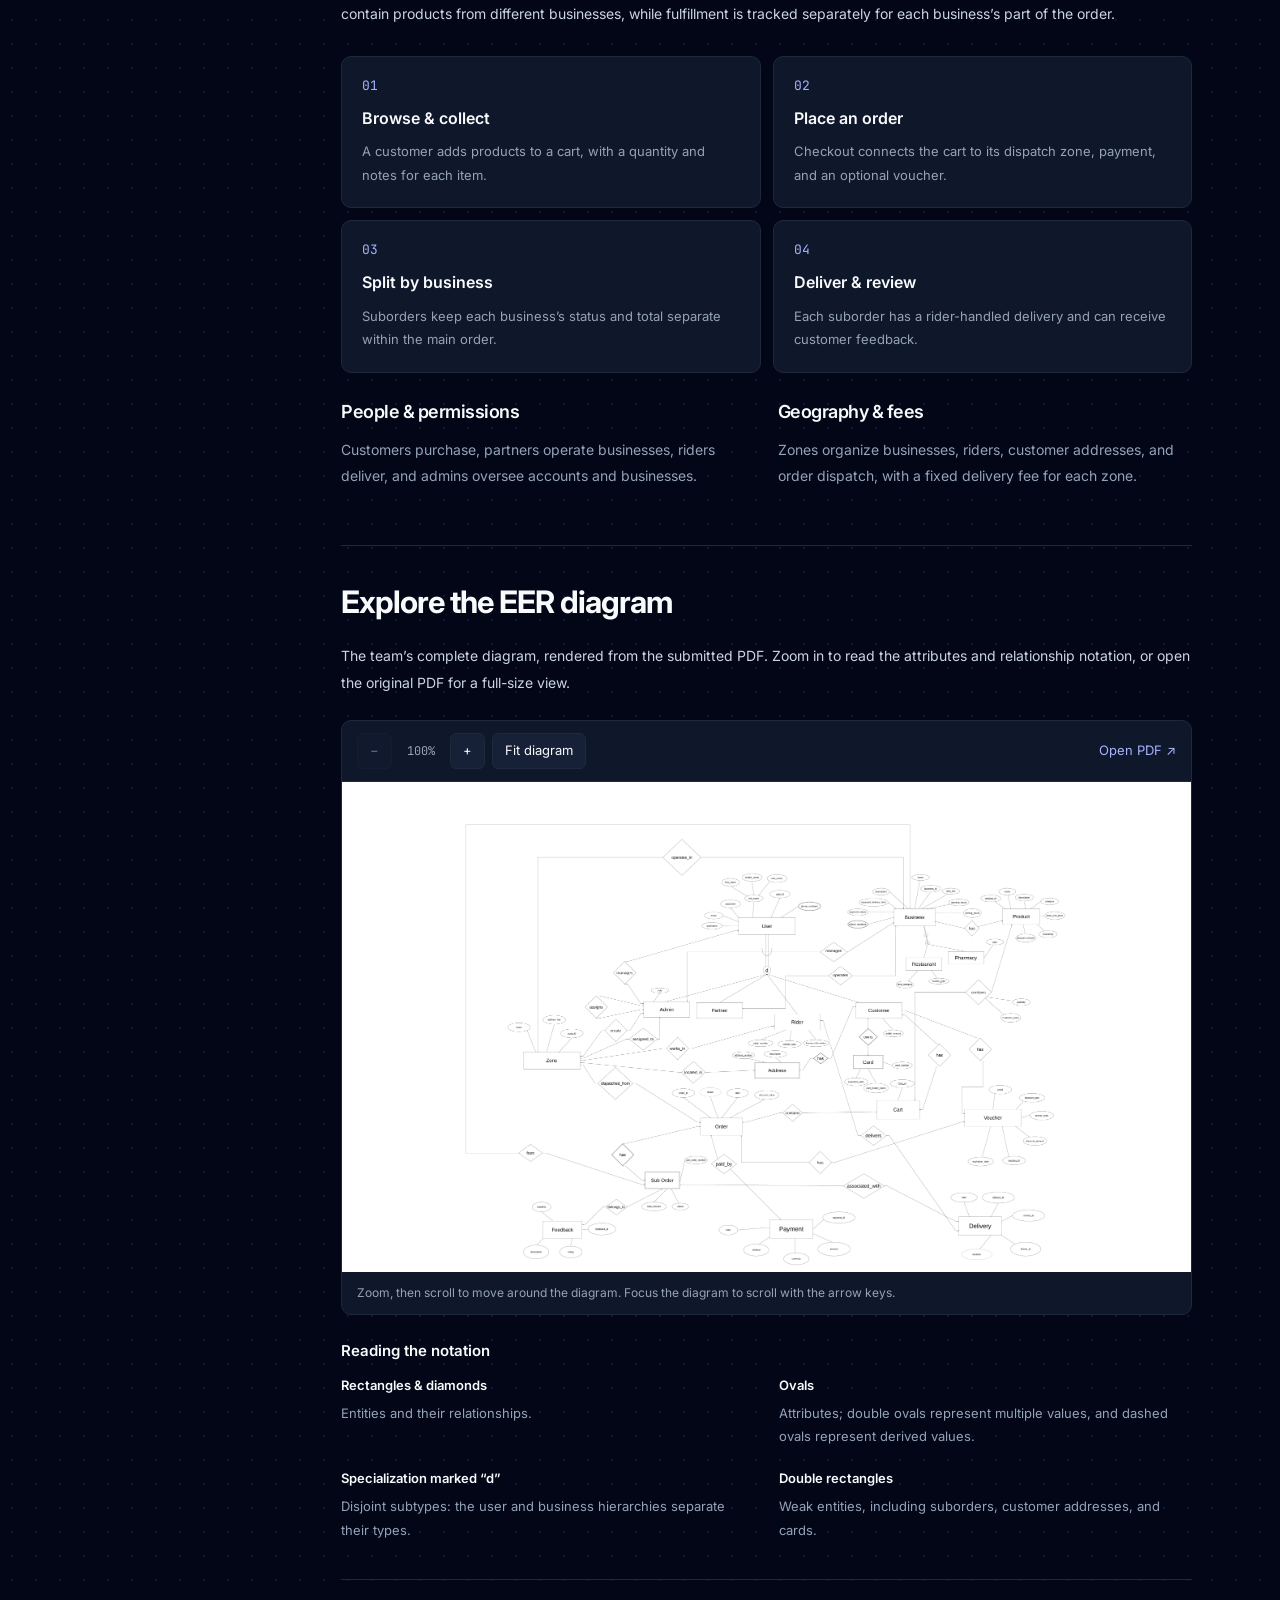
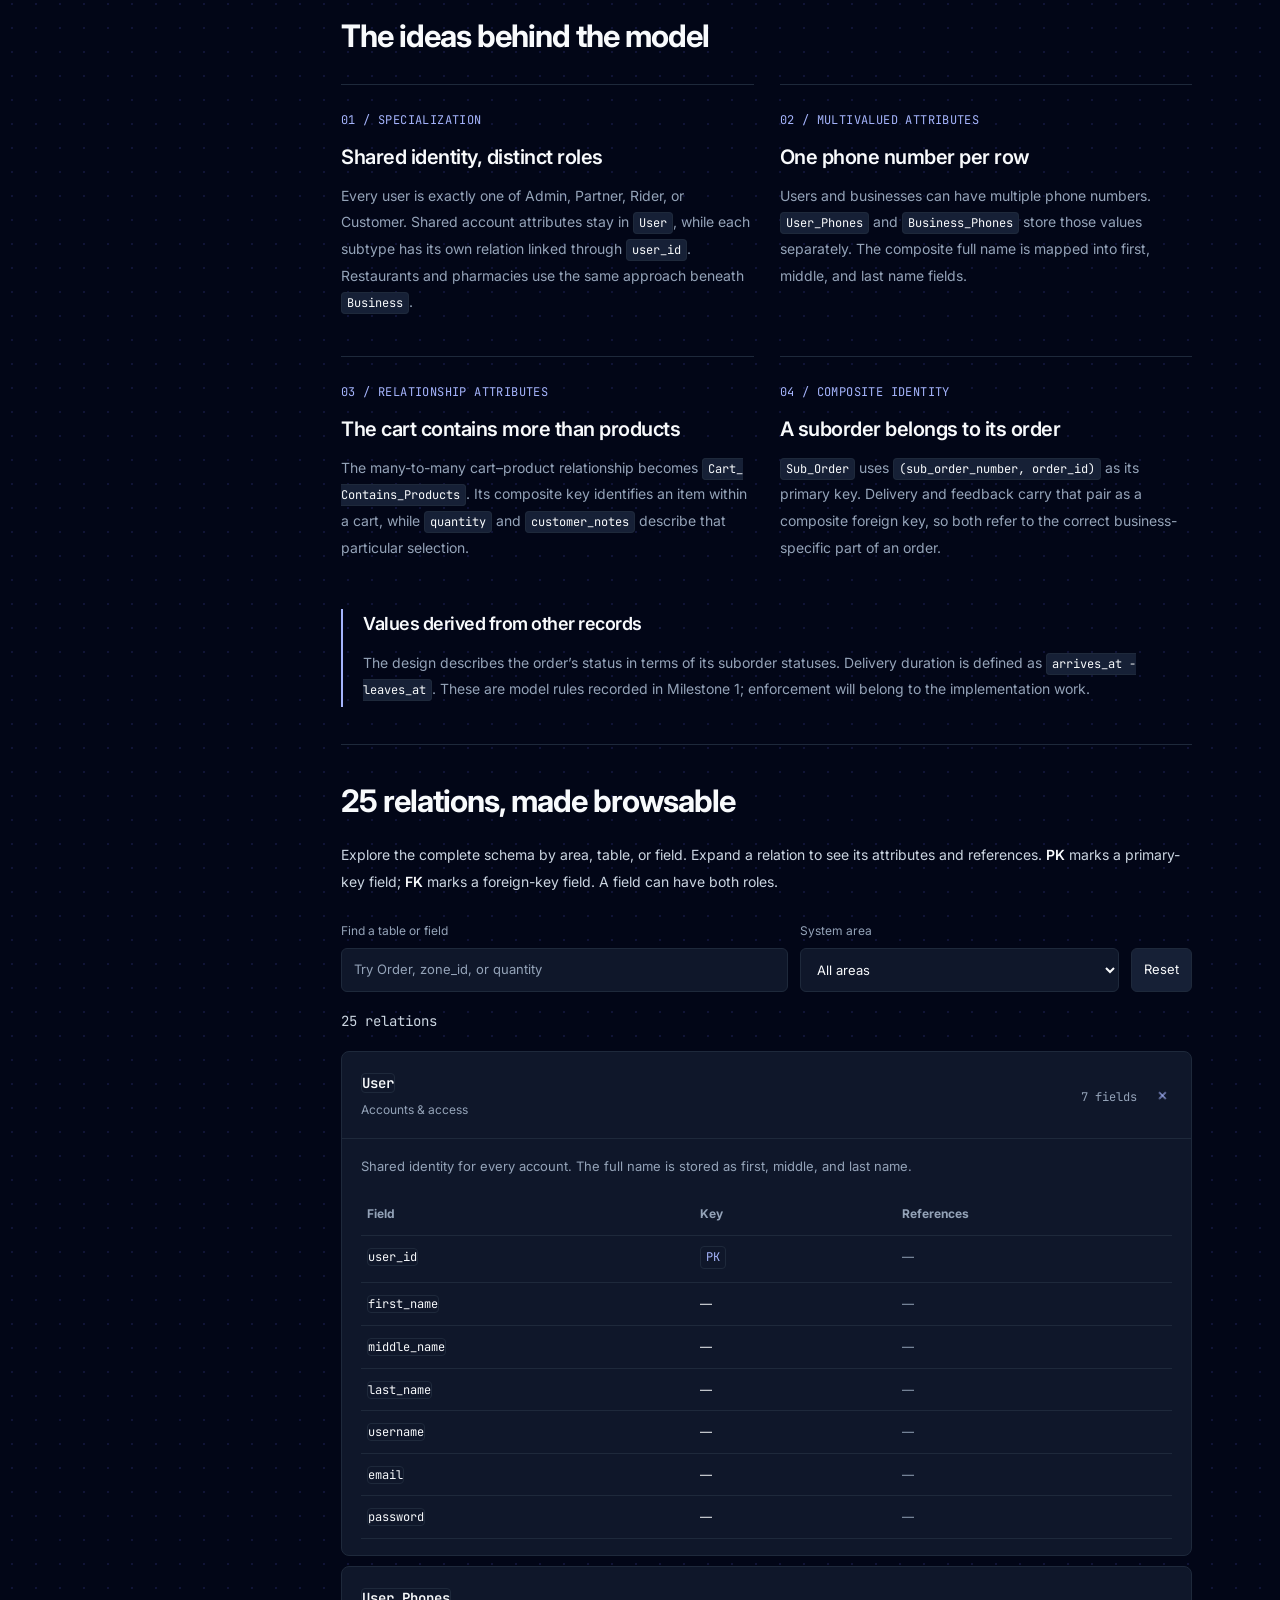
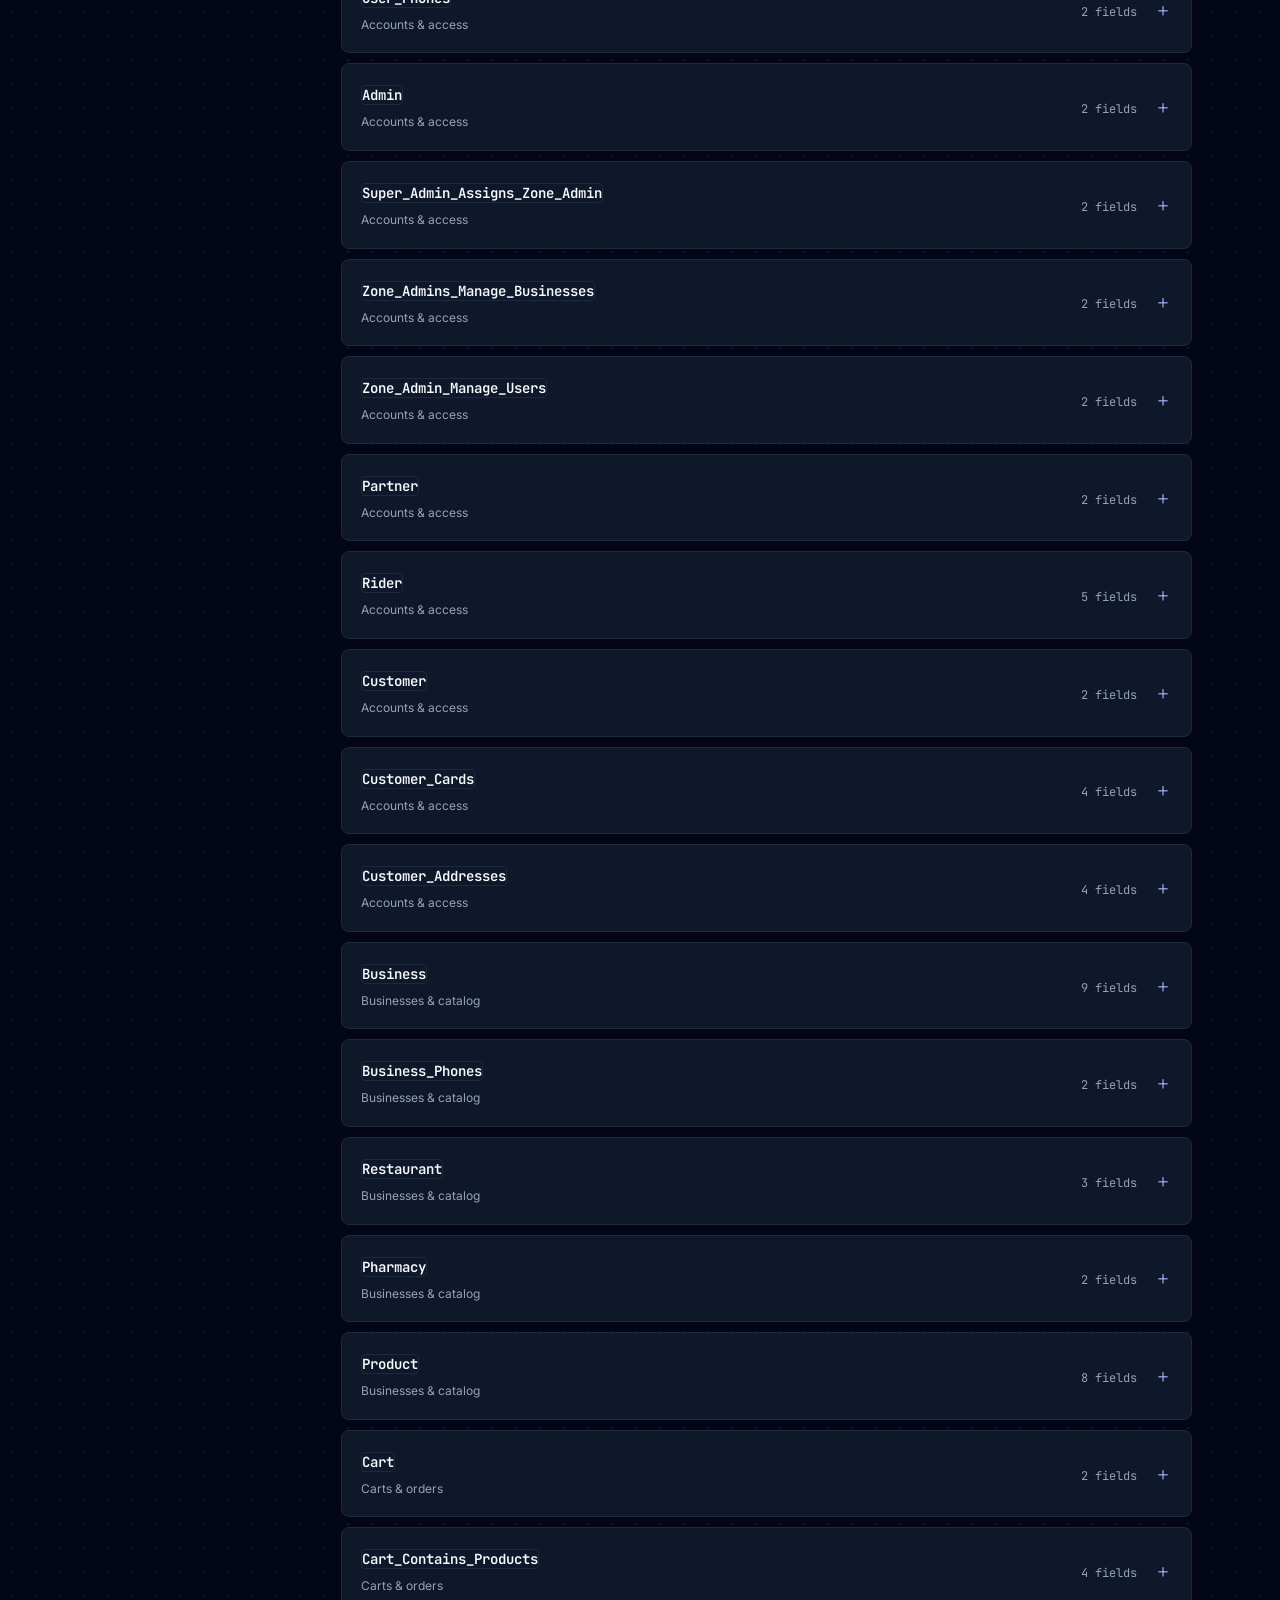
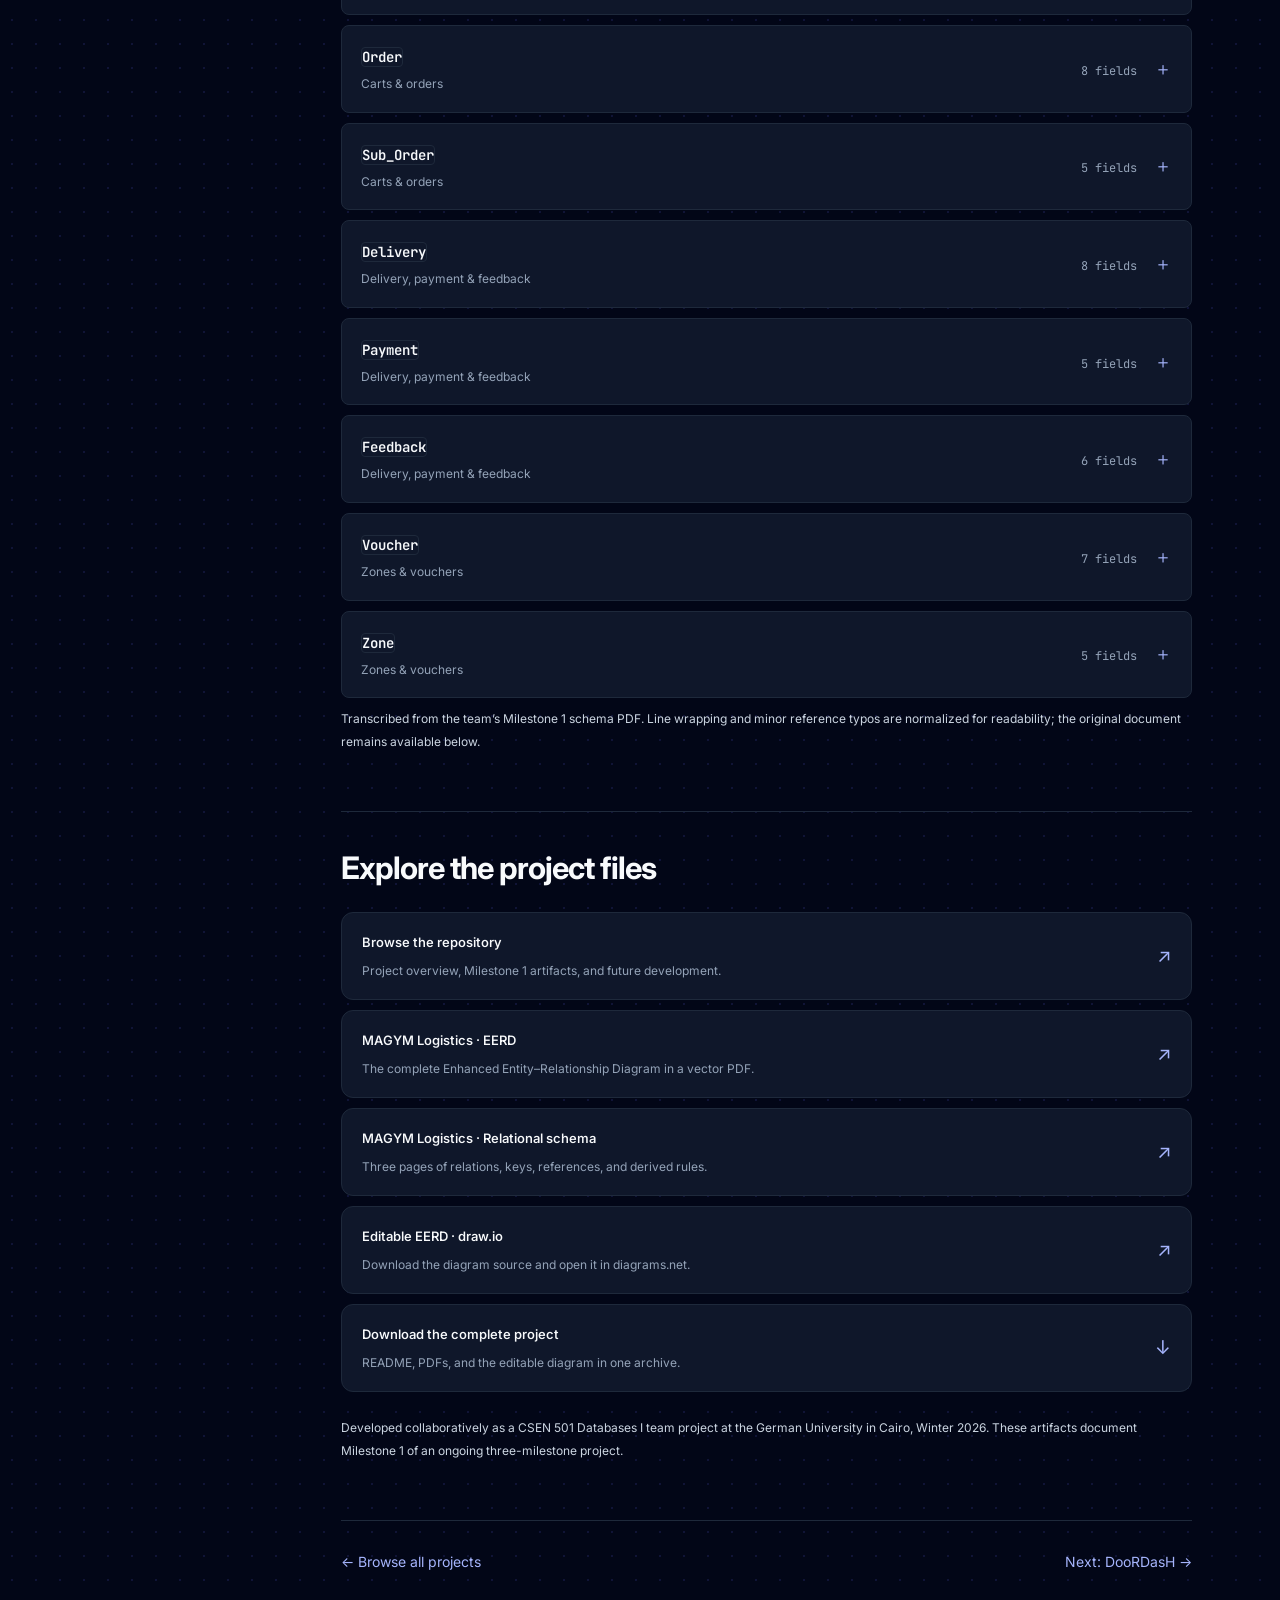
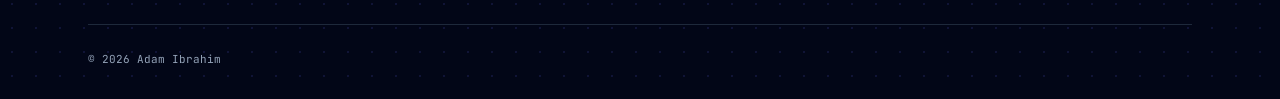
<file: projects/magym-logistics/index.html>
<!doctype html>
<html lang="en" data-theme="dark"><head><meta charset="utf-8"><meta name="viewport" content="width=device-width,initial-scale=1"><meta name="description" content="MAGYM Logistics: an ongoing CSEN 501 Databases I team project. Explore the local delivery marketplace EER diagram and 25-relation schema from Milestone 1."><meta name="theme-color" content="#020617"><title>MAGYM Logistics · Adam Ibrahim</title><link rel="icon" href="../../favicon.svg?v=20261111-indigo" type="image/svg+xml"><link rel="stylesheet" href="../../styles.css?v=20261111-typing-loop"><link rel="stylesheet" href="magym.css?v=1"><script src="../../theme.js?v=20261023-redesign"></script></head>
<body><a class="skip" href="#main">Skip to content</a><header class="site-header"><div class="header-inner"><a class="brand" href="../../" aria-label="Adam Ibrahim, home">ai<span>.</span><span class="brand-slash" aria-hidden="true">/</span></a><nav class="site-nav" aria-label="Main navigation"><a href="../../#projects">Projects</a><a href="../../#about">About</a><a href="../../#contact">Contact</a></nav><button class="theme-toggle" type="button" aria-label="Switch to light theme" title="Switch theme"><svg viewBox="0 0 24 24" fill="none" stroke="currentColor" stroke-width="1.5" aria-hidden="true"><circle cx="12" cy="12" r="4"/><path d="M12 2v2m0 16v2M2 12h2m16 0h2M5 5l1.5 1.5m11 11L19 19M5 19l1.5-1.5m11-11L19 5"/></svg></button></div></header><div class="documentation-layout"><aside class="project-sidebar"><a class="sidebar-back" href="../../#projects">← All projects</a><p class="sidebar-title">MAGYM Logistics</p><nav aria-label="Project sections"><a href="#project-name">Overview</a><a href="#milestones">Three milestones</a><a href="#domain">The system</a><a href="#eerd">EER diagram</a><a href="#design">Design decisions</a><a href="#schema">Relational schema</a><a href="#documents">Source &amp; documents</a></nav></aside>
<main class="case-study magym-case" id="main">
<section class="intro case-intro" aria-labelledby="project-name"><p class="eyebrow">CSEN 501 · DATABASES I · WINTER 2026</p><p class="ongoing-label"><span aria-hidden="true"></span> Ongoing team project · Sep 2026 — Present</p><h1 id="project-name">MAGYM<br>Logistics<span>.</span></h1><p class="lead">Modeling the journey from a local business to your doorstep.</p><p class="summary">A database project for a local delivery and fulfillment platform connecting customers, restaurants, pharmacies, and riders. Developed as a team across three distinct milestones, it is still under development. Milestone 1 establishes the Enhanced Entity–Relationship Diagram (EERD) and its relational schema.</p><ul class="tags" aria-label="Project topics"><li>Database design</li><li>EER modeling</li><li>Relational mapping</li><li>draw.io</li><li>Team project</li></ul><div class="intro-links"><a class="link" href="#eerd">Explore the EERD →</a><a class="link" href="#schema">Browse the schema →</a><a class="link" href="https://github.com/doma990/magym-logistics">Source on GitHub ↗</a></div><dl class="project-facts"><div><dt>Timeline</dt><dd>September 2026 — Present</dd></div><div><dt>Context</dt><dd>CSEN 501, Databases I · German University in Cairo · Winter 2026</dd></div><div><dt>Collaboration</dt><dd>Team course project</dd></div><div><dt>Current work</dt><dd>Milestone 1 design documented · Project in development</dd></div></dl></section>
<section id="milestones" aria-labelledby="milestones-title"><h2 id="milestones-title">Three milestones. One evolving system.</h2><ol class="milestone-track"><li class="documented"><span class="milestone-number">01</span><div><span class="milestone-state">DESIGN DOCUMENTED</span><h3>Conceptual &amp; relational design</h3><p>The EERD captures entities, specializations, relationships, and constraints. The relational schema translates that model into relations, primary keys, and foreign keys.</p></div></li><li><span class="milestone-number">02</span><div><span class="milestone-state">TO BE DOCUMENTED</span><h3>Milestone 2</h3><p>The second stage will be documented as the team’s development progresses.</p></div></li><li><span class="milestone-number">03</span><div><span class="milestone-state">TO BE DOCUMENTED</span><h3>Milestone 3</h3><p>The final stage will complete the three-milestone course project. Details will be added as the work develops.</p></div></li></ol><p class="project-note">This page documents the Milestone 1 design artifacts. Further milestones will be added as the ongoing project develops.</p></section>
<section id="domain" aria-labelledby="domain-title"><h2 id="domain-title">A marketplace with several moving parts</h2><p>The system brings the catalog, checkout, payment, and delivery process into one connected data model. A single cart can contain products from different businesses, while fulfillment is tracked separately for each business’s part of the order.</p><ol class="order-journey"><li><span>01</span><strong>Browse &amp; collect</strong><p>A customer adds products to a cart, with a quantity and notes for each item.</p></li><li><span>02</span><strong>Place an order</strong><p>Checkout connects the cart to its dispatch zone, payment, and an optional voucher.</p></li><li><span>03</span><strong>Split by business</strong><p>Suborders keep each business’s status and total separate within the main order.</p></li><li><span>04</span><strong>Deliver &amp; review</strong><p>Each suborder has a rider-handled delivery and can receive customer feedback.</p></li></ol><div class="domain-notes"><div><h3>People &amp; permissions</h3><p>Customers purchase, partners operate businesses, riders deliver, and admins oversee accounts and businesses.</p></div><div><h3>Geography &amp; fees</h3><p>Zones organize businesses, riders, customer addresses, and order dispatch, with a fixed delivery fee for each zone.</p></div></div></section>
<section id="eerd" aria-labelledby="eerd-title"><h2 id="eerd-title">Explore the EER diagram</h2><p>The team’s complete diagram, rendered from the submitted PDF. Zoom in to read the attributes and relationship notation, or open the original PDF for a full-size view.</p><div class="erd-viewer" data-erd-viewer><div class="erd-toolbar"><div class="erd-zoom-controls" role="group" aria-label="Diagram zoom"><button type="button" data-zoom="out" aria-label="Zoom out">−</button><output id="zoom-level" aria-live="polite">100%</output><button type="button" data-zoom="in" aria-label="Zoom in">+</button><button type="button" data-zoom="fit">Fit diagram</button></div><a href="https://github.com/doma990/magym-logistics/blob/main/milestones/ms1/eerd.pdf" target="_blank" rel="noopener">Open PDF ↗</a></div><div class="erd-viewport" tabindex="0" role="region" aria-label="Scrollable EER diagram. Use zoom controls, then scroll to inspect details." aria-describedby="eerd-help"><img id="eerd-image" src="images/eerd.webp" alt="Complete MAGYM Logistics EER diagram: User specializes into Admin, Partner, Rider, and Customer; Business into Restaurant and Pharmacy. Carts connect customers and products. Orders link to payments; suborders link to delivery and feedback. Zones and vouchers connect the wider system." width="6000" height="4837"></div><p id="eerd-help" class="erd-help">Zoom, then scroll to move around the diagram. Focus the diagram to scroll with the arrow keys.</p></div><noscript><p><a href="images/eerd.webp">Open the high-resolution diagram</a> to inspect it at full size.</p></noscript><div class="model-legend"><p><strong>Reading the notation</strong></p><dl><div><dt>Rectangles &amp; diamonds</dt><dd>Entities and their relationships.</dd></div><div><dt>Ovals</dt><dd>Attributes; double ovals represent multiple values, and dashed ovals represent derived values.</dd></div><div><dt>Specialization marked “d”</dt><dd>Disjoint subtypes: the user and business hierarchies separate their types.</dd></div><div><dt>Double rectangles</dt><dd>Weak entities, including suborders, customer addresses, and cards.</dd></div></dl></div></section>
<section id="design" aria-labelledby="design-title"><h2 id="design-title">The ideas behind the model</h2><div class="design-explanations"><article><span>01 / SPECIALIZATION</span><h3>Shared identity, distinct roles</h3><p>Every user is exactly one of Admin, Partner, Rider, or Customer. Shared account attributes stay in <code>User</code>, while each subtype has its own relation linked through <code>user_<wbr>id</code>. Restaurants and pharmacies use the same approach beneath <code>Business</code>.</p></article><article><span>02 / MULTIVALUED ATTRIBUTES</span><h3>One phone number per row</h3><p>Users and businesses can have multiple phone numbers. <code>User_<wbr>Phones</code> and <code>Business_<wbr>Phones</code> store those values separately. The composite full name is mapped into first, middle, and last name fields.</p></article><article><span>03 / RELATIONSHIP ATTRIBUTES</span><h3>The cart contains more than products</h3><p>The many-to-many cart–product relationship becomes <code>Cart_<wbr>Contains_<wbr>Products</code>. Its composite key identifies an item within a cart, while <code>quantity</code> and <code>customer_<wbr>notes</code> describe that particular selection.</p></article><article><span>04 / COMPOSITE IDENTITY</span><h3>A suborder belongs to its order</h3><p><code>Sub_<wbr>Order</code> uses <code>(sub_order_number, order_id)</code> as its primary key. Delivery and feedback carry that pair as a composite foreign key, so both refer to the correct business-specific part of an order.</p></article></div><div class="derived-rules"><h3>Values derived from other records</h3><p>The design describes the order’s status in terms of its suborder statuses. Delivery duration is defined as <code>arrives_at − leaves_at</code>. These are model rules recorded in Milestone 1; enforcement will belong to the implementation work.</p></div></section>
<section id="schema" aria-labelledby="schema-title"><h2 id="schema-title">25 relations, made browsable</h2><p>Explore the complete schema by area, table, or field. Expand a relation to see its attributes and references. <strong>PK</strong> marks a primary-key field; <strong>FK</strong> marks a foreign-key field. A field can have both roles.</p><div class="schema-controls"><div><label for="schema-search">Find a table or field</label><input id="schema-search" type="search" placeholder="Try Order, zone_id, or quantity" autocomplete="off"></div><div><label for="schema-domain">System area</label><select id="schema-domain"><option value="all">All areas</option><option value="accounts">Accounts &amp; access</option><option value="catalog">Businesses &amp; catalog</option><option value="ordering">Carts &amp; orders</option><option value="fulfillment">Delivery, payment &amp; feedback</option><option value="zones">Zones &amp; vouchers</option></select></div><button id="schema-reset" type="button">Reset</button></div><p class="schema-result-count" role="status" aria-live="polite">25 relations</p><div class="schema-relations"><details class="schema-relation" id="relation-User" data-domain="accounts" open><summary><span><code>User</code><small>Accounts & access</small></span><span class="field-count">7 fields <span aria-hidden="true">＋</span></span></summary><div class="relation-body"><p>Shared identity for every account. The full name is stored as first, middle, and last name.</p><div class="relation-table-wrap"><table class="relation-table"><caption class="visually-hidden">User: fields, key roles, and references</caption><thead><tr><th scope="col">Field</th><th scope="col">Key</th><th scope="col">References</th></tr></thead><tbody><tr><th scope="row"><code>user_<wbr>id</code></th><td><span class="key-badge">PK</span></td><td><span class="field-dash" aria-label="No foreign key">—</span></td></tr><tr><th scope="row"><code>first_<wbr>name</code></th><td>—</td><td><span class="field-dash" aria-label="No foreign key">—</span></td></tr><tr><th scope="row"><code>middle_<wbr>name</code></th><td>—</td><td><span class="field-dash" aria-label="No foreign key">—</span></td></tr><tr><th scope="row"><code>last_<wbr>name</code></th><td>—</td><td><span class="field-dash" aria-label="No foreign key">—</span></td></tr><tr><th scope="row"><code>username</code></th><td>—</td><td><span class="field-dash" aria-label="No foreign key">—</span></td></tr><tr><th scope="row"><code>email</code></th><td>—</td><td><span class="field-dash" aria-label="No foreign key">—</span></td></tr><tr><th scope="row"><code>password</code></th><td>—</td><td><span class="field-dash" aria-label="No foreign key">—</span></td></tr></tbody></table></div></div></details><details class="schema-relation" id="relation-User_Phones" data-domain="accounts" ><summary><span><code>User_<wbr>Phones</code><small>Accounts & access</small></span><span class="field-count">2 fields <span aria-hidden="true">＋</span></span></summary><div class="relation-body"><p>Separates the multivalued contact numbers from the account.</p><p class="schema-key-note">Composite primary key: <code>user_id, phone</code>.</p><div class="relation-table-wrap"><table class="relation-table"><caption class="visually-hidden">User_Phones: fields, key roles, and references</caption><thead><tr><th scope="col">Field</th><th scope="col">Key</th><th scope="col">References</th></tr></thead><tbody><tr><th scope="row"><code>user_<wbr>id</code></th><td><span class="key-badge">PK</span> <span class="key-badge fk">FK</span></td><td><a class="schema-reference" href="#relation-User">User →</a></td></tr><tr><th scope="row"><code>phone</code></th><td><span class="key-badge">PK</span></td><td><span class="field-dash" aria-label="No foreign key">—</span></td></tr></tbody></table></div></div></details><details class="schema-relation" id="relation-Admin" data-domain="accounts" ><summary><span><code>Admin</code><small>Accounts & access</small></span><span class="field-count">2 fields <span aria-hidden="true">＋</span></span></summary><div class="relation-body"><p>An account with an administrative role: Super Admin or Zone Admin.</p><div class="relation-table-wrap"><table class="relation-table"><caption class="visually-hidden">Admin: fields, key roles, and references</caption><thead><tr><th scope="col">Field</th><th scope="col">Key</th><th scope="col">References</th></tr></thead><tbody><tr><th scope="row"><code>user_<wbr>id</code></th><td><span class="key-badge">PK</span> <span class="key-badge fk">FK</span></td><td><a class="schema-reference" href="#relation-User">User →</a></td></tr><tr><th scope="row"><code>role</code></th><td>—</td><td><span class="field-dash" aria-label="No foreign key">—</span></td></tr></tbody></table></div></div></details><details class="schema-relation" id="relation-Super_Admin_Assigns_Zone_Admin" data-domain="accounts" ><summary><span><code>Super_<wbr>Admin_<wbr>Assigns_<wbr>Zone_<wbr>Admin</code><small>Accounts & access</small></span><span class="field-count">2 fields <span aria-hidden="true">＋</span></span></summary><div class="relation-body"><p>Records assignments between administrative accounts.</p><p class="schema-key-note">Composite primary key: <code>super_admin_id, zone_admin_id</code>.</p><div class="relation-table-wrap"><table class="relation-table"><caption class="visually-hidden">Super_Admin_Assigns_Zone_Admin: fields, key roles, and references</caption><thead><tr><th scope="col">Field</th><th scope="col">Key</th><th scope="col">References</th></tr></thead><tbody><tr><th scope="row"><code>super_<wbr>admin_<wbr>id</code></th><td><span class="key-badge">PK</span> <span class="key-badge fk">FK</span></td><td><a class="schema-reference" href="#relation-Admin">Admin →</a></td></tr><tr><th scope="row"><code>zone_<wbr>admin_<wbr>id</code></th><td><span class="key-badge">PK</span> <span class="key-badge fk">FK</span></td><td><a class="schema-reference" href="#relation-Admin">Admin →</a></td></tr></tbody></table></div></div></details><details class="schema-relation" id="relation-Zone_Admins_Manage_Businesses" data-domain="accounts" ><summary><span><code>Zone_<wbr>Admins_<wbr>Manage_<wbr>Businesses</code><small>Accounts & access</small></span><span class="field-count">2 fields <span aria-hidden="true">＋</span></span></summary><div class="relation-body"><p>Associates zone administrators with the businesses they manage.</p><p class="schema-key-note">Composite primary key: <code>zone_admin_id, business_id</code>.</p><div class="relation-table-wrap"><table class="relation-table"><caption class="visually-hidden">Zone_Admins_Manage_Businesses: fields, key roles, and references</caption><thead><tr><th scope="col">Field</th><th scope="col">Key</th><th scope="col">References</th></tr></thead><tbody><tr><th scope="row"><code>zone_<wbr>admin_<wbr>id</code></th><td><span class="key-badge">PK</span> <span class="key-badge fk">FK</span></td><td><a class="schema-reference" href="#relation-Admin">Admin →</a></td></tr><tr><th scope="row"><code>business_<wbr>id</code></th><td><span class="key-badge">PK</span> <span class="key-badge fk">FK</span></td><td><a class="schema-reference" href="#relation-Business">Business →</a></td></tr></tbody></table></div></div></details><details class="schema-relation" id="relation-Zone_Admin_Manage_Users" data-domain="accounts" ><summary><span><code>Zone_<wbr>Admin_<wbr>Manage_<wbr>Users</code><small>Accounts & access</small></span><span class="field-count">2 fields <span aria-hidden="true">＋</span></span></summary><div class="relation-body"><p>Associates zone administrators with the user accounts they manage.</p><p class="schema-key-note">Composite primary key: <code>zone_admin_id, user_id</code>.</p><div class="relation-table-wrap"><table class="relation-table"><caption class="visually-hidden">Zone_Admin_Manage_Users: fields, key roles, and references</caption><thead><tr><th scope="col">Field</th><th scope="col">Key</th><th scope="col">References</th></tr></thead><tbody><tr><th scope="row"><code>zone_<wbr>admin_<wbr>id</code></th><td><span class="key-badge">PK</span> <span class="key-badge fk">FK</span></td><td><a class="schema-reference" href="#relation-Admin">Admin →</a></td></tr><tr><th scope="row"><code>user_<wbr>id</code></th><td><span class="key-badge">PK</span> <span class="key-badge fk">FK</span></td><td><a class="schema-reference" href="#relation-User">User →</a></td></tr></tbody></table></div></div></details><details class="schema-relation" id="relation-Partner" data-domain="accounts" ><summary><span><code>Partner</code><small>Accounts & access</small></span><span class="field-count">2 fields <span aria-hidden="true">＋</span></span></summary><div class="relation-body"><p>Connects a business owner to their business.</p><div class="relation-table-wrap"><table class="relation-table"><caption class="visually-hidden">Partner: fields, key roles, and references</caption><thead><tr><th scope="col">Field</th><th scope="col">Key</th><th scope="col">References</th></tr></thead><tbody><tr><th scope="row"><code>user_<wbr>id</code></th><td><span class="key-badge">PK</span> <span class="key-badge fk">FK</span></td><td><a class="schema-reference" href="#relation-User">User →</a></td></tr><tr><th scope="row"><code>business_<wbr>id</code></th><td><span class="key-badge fk">FK</span></td><td><a class="schema-reference" href="#relation-Business">Business →</a></td></tr></tbody></table></div></div></details><details class="schema-relation" id="relation-Rider" data-domain="accounts" ><summary><span><code>Rider</code><small>Accounts & access</small></span><span class="field-count">5 fields <span aria-hidden="true">＋</span></span></summary><div class="relation-body"><p>Keeps vehicle and licensing details with the rider’s assigned zone.</p><div class="relation-table-wrap"><table class="relation-table"><caption class="visually-hidden">Rider: fields, key roles, and references</caption><thead><tr><th scope="col">Field</th><th scope="col">Key</th><th scope="col">References</th></tr></thead><tbody><tr><th scope="row"><code>user_<wbr>id</code></th><td><span class="key-badge">PK</span> <span class="key-badge fk">FK</span></td><td><a class="schema-reference" href="#relation-User">User →</a></td></tr><tr><th scope="row"><code>plate_<wbr>number</code></th><td>—</td><td><span class="field-dash" aria-label="No foreign key">—</span></td></tr><tr><th scope="row"><code>vehicle_<wbr>type</code></th><td>—</td><td><span class="field-dash" aria-label="No foreign key">—</span></td></tr><tr><th scope="row"><code>license_<wbr>information</code></th><td>—</td><td><span class="field-dash" aria-label="No foreign key">—</span></td></tr><tr><th scope="row"><code>zone_<wbr>id</code></th><td><span class="key-badge fk">FK</span></td><td><a class="schema-reference" href="#relation-Zone">Zone →</a></td></tr></tbody></table></div></div></details><details class="schema-relation" id="relation-Customer" data-domain="accounts" ><summary><span><code>Customer</code><small>Accounts & access</small></span><span class="field-count">2 fields <span aria-hidden="true">＋</span></span></summary><div class="relation-body"><p>An account with a wallet balance for purchases.</p><div class="relation-table-wrap"><table class="relation-table"><caption class="visually-hidden">Customer: fields, key roles, and references</caption><thead><tr><th scope="col">Field</th><th scope="col">Key</th><th scope="col">References</th></tr></thead><tbody><tr><th scope="row"><code>user_<wbr>id</code></th><td><span class="key-badge">PK</span> <span class="key-badge fk">FK</span></td><td><a class="schema-reference" href="#relation-User">User →</a></td></tr><tr><th scope="row"><code>wallet_<wbr>amount</code></th><td>—</td><td><span class="field-dash" aria-label="No foreign key">—</span></td></tr></tbody></table></div></div></details><details class="schema-relation" id="relation-Customer_Cards" data-domain="accounts" ><summary><span><code>Customer_<wbr>Cards</code><small>Accounts & access</small></span><span class="field-count">4 fields <span aria-hidden="true">＋</span></span></summary><div class="relation-body"><p>Card records belong to a customer; the customer and card number form the identifier.</p><p class="schema-key-note">Composite primary key: <code>customer_id, card_number</code>.</p><div class="relation-table-wrap"><table class="relation-table"><caption class="visually-hidden">Customer_Cards: fields, key roles, and references</caption><thead><tr><th scope="col">Field</th><th scope="col">Key</th><th scope="col">References</th></tr></thead><tbody><tr><th scope="row"><code>customer_<wbr>id</code></th><td><span class="key-badge">PK</span> <span class="key-badge fk">FK</span></td><td><a class="schema-reference" href="#relation-Customer">Customer →</a></td></tr><tr><th scope="row"><code>card_<wbr>number</code></th><td><span class="key-badge">PK</span></td><td><span class="field-dash" aria-label="No foreign key">—</span></td></tr><tr><th scope="row"><code>card_<wbr>holder_<wbr>name</code></th><td>—</td><td><span class="field-dash" aria-label="No foreign key">—</span></td></tr><tr><th scope="row"><code>expiration_<wbr>date</code></th><td>—</td><td><span class="field-dash" aria-label="No foreign key">—</span></td></tr></tbody></table></div></div></details><details class="schema-relation" id="relation-Customer_Addresses" data-domain="accounts" ><summary><span><code>Customer_<wbr>Addresses</code><small>Accounts & access</small></span><span class="field-count">4 fields <span aria-hidden="true">＋</span></span></summary><div class="relation-body"><p>A customer’s numbered delivery addresses, each located in one zone.</p><p class="schema-key-note">Composite primary key: <code>customer_id, address_number</code>.</p><div class="relation-table-wrap"><table class="relation-table"><caption class="visually-hidden">Customer_Addresses: fields, key roles, and references</caption><thead><tr><th scope="col">Field</th><th scope="col">Key</th><th scope="col">References</th></tr></thead><tbody><tr><th scope="row"><code>customer_<wbr>id</code></th><td><span class="key-badge">PK</span> <span class="key-badge fk">FK</span></td><td><a class="schema-reference" href="#relation-Customer">Customer →</a></td></tr><tr><th scope="row"><code>address_<wbr>number</code></th><td><span class="key-badge">PK</span></td><td><span class="field-dash" aria-label="No foreign key">—</span></td></tr><tr><th scope="row"><code>description</code></th><td>—</td><td><span class="field-dash" aria-label="No foreign key">—</span></td></tr><tr><th scope="row"><code>zone_<wbr>id</code></th><td><span class="key-badge fk">FK</span></td><td><a class="schema-reference" href="#relation-Zone">Zone →</a></td></tr></tbody></table></div></div></details><details class="schema-relation" id="relation-Business" data-domain="catalog" ><summary><span><code>Business</code><small>Businesses & catalog</small></span><span class="field-count">9 fields <span aria-hidden="true">＋</span></span></summary><div class="relation-body"><p>The shared business profile, operating hours, approval status, and delivery expectations.</p><div class="relation-table-wrap"><table class="relation-table"><caption class="visually-hidden">Business: fields, key roles, and references</caption><thead><tr><th scope="col">Field</th><th scope="col">Key</th><th scope="col">References</th></tr></thead><tbody><tr><th scope="row"><code>business_<wbr>id</code></th><td><span class="key-badge">PK</span></td><td><span class="field-dash" aria-label="No foreign key">—</span></td></tr><tr><th scope="row"><code>name</code></th><td>—</td><td><span class="field-dash" aria-label="No foreign key">—</span></td></tr><tr><th scope="row"><code>description</code></th><td>—</td><td><span class="field-dash" aria-label="No foreign key">—</span></td></tr><tr><th scope="row"><code>web_<wbr>link</code></th><td>—</td><td><span class="field-dash" aria-label="No foreign key">—</span></td></tr><tr><th scope="row"><code>opening_<wbr>hours</code></th><td>—</td><td><span class="field-dash" aria-label="No foreign key">—</span></td></tr><tr><th scope="row"><code>closing_<wbr>hours</code></th><td>—</td><td><span class="field-dash" aria-label="No foreign key">—</span></td></tr><tr><th scope="row"><code>approval_<wbr>status</code></th><td>—</td><td><span class="field-dash" aria-label="No foreign key">—</span></td></tr><tr><th scope="row"><code>expected_<wbr>delivery_<wbr>time</code></th><td>—</td><td><span class="field-dash" aria-label="No foreign key">—</span></td></tr><tr><th scope="row"><code>zone_<wbr>id</code></th><td><span class="key-badge fk">FK</span></td><td><a class="schema-reference" href="#relation-Zone">Zone →</a></td></tr></tbody></table></div></div></details><details class="schema-relation" id="relation-Business_Phones" data-domain="catalog" ><summary><span><code>Business_<wbr>Phones</code><small>Businesses & catalog</small></span><span class="field-count">2 fields <span aria-hidden="true">＋</span></span></summary><div class="relation-body"><p>Stores the multiple contact numbers associated with a business.</p><p class="schema-key-note">Composite primary key: <code>business_id, phone_number</code>.</p><div class="relation-table-wrap"><table class="relation-table"><caption class="visually-hidden">Business_Phones: fields, key roles, and references</caption><thead><tr><th scope="col">Field</th><th scope="col">Key</th><th scope="col">References</th></tr></thead><tbody><tr><th scope="row"><code>business_<wbr>id</code></th><td><span class="key-badge">PK</span> <span class="key-badge fk">FK</span></td><td><a class="schema-reference" href="#relation-Business">Business →</a></td></tr><tr><th scope="row"><code>phone_<wbr>number</code></th><td><span class="key-badge">PK</span></td><td><span class="field-dash" aria-label="No foreign key">—</span></td></tr></tbody></table></div></div></details><details class="schema-relation" id="relation-Restaurant" data-domain="catalog" ><summary><span><code>Restaurant</code><small>Businesses & catalog</small></span><span class="field-count">3 fields <span aria-hidden="true">＋</span></span></summary><div class="relation-body"><p>A business specialization with food category and cuisine type.</p><div class="relation-table-wrap"><table class="relation-table"><caption class="visually-hidden">Restaurant: fields, key roles, and references</caption><thead><tr><th scope="col">Field</th><th scope="col">Key</th><th scope="col">References</th></tr></thead><tbody><tr><th scope="row"><code>business_<wbr>id</code></th><td><span class="key-badge">PK</span> <span class="key-badge fk">FK</span></td><td><a class="schema-reference" href="#relation-Business">Business →</a></td></tr><tr><th scope="row"><code>food_<wbr>category</code></th><td>—</td><td><span class="field-dash" aria-label="No foreign key">—</span></td></tr><tr><th scope="row"><code>cuisine_<wbr>type</code></th><td>—</td><td><span class="field-dash" aria-label="No foreign key">—</span></td></tr></tbody></table></div></div></details><details class="schema-relation" id="relation-Pharmacy" data-domain="catalog" ><summary><span><code>Pharmacy</code><small>Businesses & catalog</small></span><span class="field-count">2 fields <span aria-hidden="true">＋</span></span></summary><div class="relation-body"><p>A business specialization with its pharmacy type.</p><div class="relation-table-wrap"><table class="relation-table"><caption class="visually-hidden">Pharmacy: fields, key roles, and references</caption><thead><tr><th scope="col">Field</th><th scope="col">Key</th><th scope="col">References</th></tr></thead><tbody><tr><th scope="row"><code>business_<wbr>id</code></th><td><span class="key-badge">PK</span> <span class="key-badge fk">FK</span></td><td><a class="schema-reference" href="#relation-Business">Business →</a></td></tr><tr><th scope="row"><code>type</code></th><td>—</td><td><span class="field-dash" aria-label="No foreign key">—</span></td></tr></tbody></table></div></div></details><details class="schema-relation" id="relation-Product" data-domain="catalog" ><summary><span><code>Product</code><small>Businesses & catalog</small></span><span class="field-count">8 fields <span aria-hidden="true">＋</span></span></summary><div class="relation-body"><p>A catalog item offered by one business, with pricing, availability, and a discount.</p><div class="relation-table-wrap"><table class="relation-table"><caption class="visually-hidden">Product: fields, key roles, and references</caption><thead><tr><th scope="col">Field</th><th scope="col">Key</th><th scope="col">References</th></tr></thead><tbody><tr><th scope="row"><code>product_<wbr>id</code></th><td><span class="key-badge">PK</span></td><td><span class="field-dash" aria-label="No foreign key">—</span></td></tr><tr><th scope="row"><code>name</code></th><td>—</td><td><span class="field-dash" aria-label="No foreign key">—</span></td></tr><tr><th scope="row"><code>description</code></th><td>—</td><td><span class="field-dash" aria-label="No foreign key">—</span></td></tr><tr><th scope="row"><code>category</code></th><td>—</td><td><span class="field-dash" aria-label="No foreign key">—</span></td></tr><tr><th scope="row"><code>base_<wbr>unit_<wbr>price</code></th><td>—</td><td><span class="field-dash" aria-label="No foreign key">—</span></td></tr><tr><th scope="row"><code>availability</code></th><td>—</td><td><span class="field-dash" aria-label="No foreign key">—</span></td></tr><tr><th scope="row"><code>discount_<wbr>amount</code></th><td>—</td><td><span class="field-dash" aria-label="No foreign key">—</span></td></tr><tr><th scope="row"><code>business_<wbr>id</code></th><td><span class="key-badge fk">FK</span></td><td><a class="schema-reference" href="#relation-Business">Business →</a></td></tr></tbody></table></div></div></details><details class="schema-relation" id="relation-Cart" data-domain="ordering" ><summary><span><code>Cart</code><small>Carts & orders</small></span><span class="field-count">2 fields <span aria-hidden="true">＋</span></span></summary><div class="relation-body"><p>A customer’s collection of products before checkout.</p><div class="relation-table-wrap"><table class="relation-table"><caption class="visually-hidden">Cart: fields, key roles, and references</caption><thead><tr><th scope="col">Field</th><th scope="col">Key</th><th scope="col">References</th></tr></thead><tbody><tr><th scope="row"><code>cart_<wbr>id</code></th><td><span class="key-badge">PK</span></td><td><span class="field-dash" aria-label="No foreign key">—</span></td></tr><tr><th scope="row"><code>customer_<wbr>id</code></th><td><span class="key-badge fk">FK</span></td><td><a class="schema-reference" href="#relation-Customer">Customer →</a></td></tr></tbody></table></div></div></details><details class="schema-relation" id="relation-Cart_Contains_Products" data-domain="ordering" ><summary><span><code>Cart_<wbr>Contains_<wbr>Products</code><small>Carts & orders</small></span><span class="field-count">4 fields <span aria-hidden="true">＋</span></span></summary><div class="relation-body"><p>Resolves the cart–product relationship and stores quantity and customer notes for each item.</p><p class="schema-key-note">Composite primary key: <code>cart_id, product_id</code>.</p><div class="relation-table-wrap"><table class="relation-table"><caption class="visually-hidden">Cart_Contains_Products: fields, key roles, and references</caption><thead><tr><th scope="col">Field</th><th scope="col">Key</th><th scope="col">References</th></tr></thead><tbody><tr><th scope="row"><code>cart_<wbr>id</code></th><td><span class="key-badge">PK</span> <span class="key-badge fk">FK</span></td><td><a class="schema-reference" href="#relation-Cart">Cart →</a></td></tr><tr><th scope="row"><code>product_<wbr>id</code></th><td><span class="key-badge">PK</span> <span class="key-badge fk">FK</span></td><td><a class="schema-reference" href="#relation-Product">Product →</a></td></tr><tr><th scope="row"><code>quantity</code></th><td>—</td><td><span class="field-dash" aria-label="No foreign key">—</span></td></tr><tr><th scope="row"><code>customer_<wbr>notes</code></th><td>—</td><td><span class="field-dash" aria-label="No foreign key">—</span></td></tr></tbody></table></div></div></details><details class="schema-relation" id="relation-Order" data-domain="ordering" ><summary><span><code>Order</code><small>Carts & orders</small></span><span class="field-count">8 fields <span aria-hidden="true">＋</span></span></summary><div class="relation-body"><p>The checkout record linking a cart, dispatch zone, optional voucher, and payment. Its status reflects the statuses of its suborders.</p><div class="relation-table-wrap"><table class="relation-table"><caption class="visually-hidden">Order: fields, key roles, and references</caption><thead><tr><th scope="col">Field</th><th scope="col">Key</th><th scope="col">References</th></tr></thead><tbody><tr><th scope="row"><code>order_<wbr>id</code></th><td><span class="key-badge">PK</span></td><td><span class="field-dash" aria-label="No foreign key">—</span></td></tr><tr><th scope="row"><code>date</code></th><td>—</td><td><span class="field-dash" aria-label="No foreign key">—</span></td></tr><tr><th scope="row"><code>status</code></th><td><span class="key-badge derived">Derived</span></td><td><span class="field-dash" aria-label="No foreign key">—</span></td></tr><tr><th scope="row"><code>discount_<wbr>value</code></th><td>—</td><td><span class="field-dash" aria-label="No foreign key">—</span></td></tr><tr><th scope="row"><code>cart_<wbr>id</code></th><td><span class="key-badge fk">FK</span></td><td><a class="schema-reference" href="#relation-Cart">Cart →</a></td></tr><tr><th scope="row"><code>zone_<wbr>id</code></th><td><span class="key-badge fk">FK</span></td><td><a class="schema-reference" href="#relation-Zone">Zone →</a></td></tr><tr><th scope="row"><code>voucher_<wbr>id</code></th><td><span class="key-badge fk">FK</span></td><td><a class="schema-reference" href="#relation-Voucher">Voucher →</a></td></tr><tr><th scope="row"><code>payment_<wbr>id</code></th><td><span class="key-badge fk">FK</span></td><td><a class="schema-reference" href="#relation-Payment">Payment →</a></td></tr></tbody></table></div></div></details><details class="schema-relation" id="relation-Sub_Order" data-domain="ordering" ><summary><span><code>Sub_<wbr>Order</code><small>Carts & orders</small></span><span class="field-count">5 fields <span aria-hidden="true">＋</span></span></summary><div class="relation-body"><p>A business-specific part of an order. The suborder number is identified together with the parent order.</p><p class="schema-key-note">Composite primary key: <code>sub_order_number, order_id</code>.</p><div class="relation-table-wrap"><table class="relation-table"><caption class="visually-hidden">Sub_Order: fields, key roles, and references</caption><thead><tr><th scope="col">Field</th><th scope="col">Key</th><th scope="col">References</th></tr></thead><tbody><tr><th scope="row"><code>sub_<wbr>order_<wbr>number</code></th><td><span class="key-badge">PK</span></td><td><span class="field-dash" aria-label="No foreign key">—</span></td></tr><tr><th scope="row"><code>order_<wbr>id</code></th><td><span class="key-badge">PK</span> <span class="key-badge fk">FK</span></td><td><a class="schema-reference" href="#relation-Order">Order →</a></td></tr><tr><th scope="row"><code>status</code></th><td>—</td><td><span class="field-dash" aria-label="No foreign key">—</span></td></tr><tr><th scope="row"><code>total_<wbr>amount</code></th><td>—</td><td><span class="field-dash" aria-label="No foreign key">—</span></td></tr><tr><th scope="row"><code>business_<wbr>id</code></th><td><span class="key-badge fk">FK</span></td><td><a class="schema-reference" href="#relation-Business">Business →</a></td></tr></tbody></table></div></div></details><details class="schema-relation" id="relation-Delivery" data-domain="fulfillment" ><summary><span><code>Delivery</code><small>Delivery, payment & feedback</small></span><span class="field-count">8 fields <span aria-hidden="true">＋</span></span></summary><div class="relation-body"><p>Tracks the rider and timing for a specific suborder.</p><p class="schema-key-note">The pair <code>(sub_order_number, order_id)</code> is one composite foreign key to <a href="#relation-Sub_Order">Sub_Order</a>.</p><div class="relation-table-wrap"><table class="relation-table"><caption class="visually-hidden">Delivery: fields, key roles, and references</caption><thead><tr><th scope="col">Field</th><th scope="col">Key</th><th scope="col">References</th></tr></thead><tbody><tr><th scope="row"><code>delivery_<wbr>id</code></th><td><span class="key-badge">PK</span></td><td><span class="field-dash" aria-label="No foreign key">—</span></td></tr><tr><th scope="row"><code>date</code></th><td>—</td><td><span class="field-dash" aria-label="No foreign key">—</span></td></tr><tr><th scope="row"><code>leaves_<wbr>at</code></th><td>—</td><td><span class="field-dash" aria-label="No foreign key">—</span></td></tr><tr><th scope="row"><code>arrives_<wbr>at</code></th><td>—</td><td><span class="field-dash" aria-label="No foreign key">—</span></td></tr><tr><th scope="row"><code>duration</code></th><td><span class="key-badge derived">Derived</span></td><td><span class="field-dash" aria-label="No foreign key">—</span></td></tr><tr><th scope="row"><code>sub_<wbr>order_<wbr>number</code></th><td><span class="key-badge fk">FK</span></td><td><a class="schema-reference" href="#relation-Sub_Order">Sub_Order →</a></td></tr><tr><th scope="row"><code>order_<wbr>id</code></th><td><span class="key-badge fk">FK</span></td><td><a class="schema-reference" href="#relation-Sub_Order">Sub_Order →</a></td></tr><tr><th scope="row"><code>rider_<wbr>id</code></th><td><span class="key-badge fk">FK</span></td><td><a class="schema-reference" href="#relation-Rider">Rider →</a></td></tr></tbody></table></div></div></details><details class="schema-relation" id="relation-Payment" data-domain="fulfillment" ><summary><span><code>Payment</code><small>Delivery, payment & feedback</small></span><span class="field-count">5 fields <span aria-hidden="true">＋</span></span></summary><div class="relation-body"><p>Records the amount, currency, method, and date of an order’s payment.</p><div class="relation-table-wrap"><table class="relation-table"><caption class="visually-hidden">Payment: fields, key roles, and references</caption><thead><tr><th scope="col">Field</th><th scope="col">Key</th><th scope="col">References</th></tr></thead><tbody><tr><th scope="row"><code>payment_<wbr>id</code></th><td><span class="key-badge">PK</span></td><td><span class="field-dash" aria-label="No foreign key">—</span></td></tr><tr><th scope="row"><code>amount</code></th><td>—</td><td><span class="field-dash" aria-label="No foreign key">—</span></td></tr><tr><th scope="row"><code>currency</code></th><td>—</td><td><span class="field-dash" aria-label="No foreign key">—</span></td></tr><tr><th scope="row"><code>method</code></th><td>—</td><td><span class="field-dash" aria-label="No foreign key">—</span></td></tr><tr><th scope="row"><code>date</code></th><td>—</td><td><span class="field-dash" aria-label="No foreign key">—</span></td></tr></tbody></table></div></div></details><details class="schema-relation" id="relation-Feedback" data-domain="fulfillment" ><summary><span><code>Feedback</code><small>Delivery, payment & feedback</small></span><span class="field-count">6 fields <span aria-hidden="true">＋</span></span></summary><div class="relation-body"><p>A headline, description, and rating for an individual suborder.</p><p class="schema-key-note">The pair <code>(sub_order_number, order_id)</code> is one composite foreign key to <a href="#relation-Sub_Order">Sub_Order</a>.</p><div class="relation-table-wrap"><table class="relation-table"><caption class="visually-hidden">Feedback: fields, key roles, and references</caption><thead><tr><th scope="col">Field</th><th scope="col">Key</th><th scope="col">References</th></tr></thead><tbody><tr><th scope="row"><code>feedback_<wbr>id</code></th><td><span class="key-badge">PK</span></td><td><span class="field-dash" aria-label="No foreign key">—</span></td></tr><tr><th scope="row"><code>headline</code></th><td>—</td><td><span class="field-dash" aria-label="No foreign key">—</span></td></tr><tr><th scope="row"><code>description</code></th><td>—</td><td><span class="field-dash" aria-label="No foreign key">—</span></td></tr><tr><th scope="row"><code>rating</code></th><td>—</td><td><span class="field-dash" aria-label="No foreign key">—</span></td></tr><tr><th scope="row"><code>sub_<wbr>order_<wbr>number</code></th><td><span class="key-badge fk">FK</span></td><td><a class="schema-reference" href="#relation-Sub_Order">Sub_Order →</a></td></tr><tr><th scope="row"><code>order_<wbr>id</code></th><td><span class="key-badge fk">FK</span></td><td><a class="schema-reference" href="#relation-Sub_Order">Sub_Order →</a></td></tr></tbody></table></div></div></details><details class="schema-relation" id="relation-Voucher" data-domain="zones" ><summary><span><code>Voucher</code><small>Zones & vouchers</small></span><span class="field-count">7 fields <span aria-hidden="true">＋</span></span></summary><div class="relation-body"><p>A customer’s one-use discount, including its code, expiry, type, amount, and used flag.</p><div class="relation-table-wrap"><table class="relation-table"><caption class="visually-hidden">Voucher: fields, key roles, and references</caption><thead><tr><th scope="col">Field</th><th scope="col">Key</th><th scope="col">References</th></tr></thead><tbody><tr><th scope="row"><code>voucher_<wbr>id</code></th><td><span class="key-badge">PK</span></td><td><span class="field-dash" aria-label="No foreign key">—</span></td></tr><tr><th scope="row"><code>promo_<wbr>code</code></th><td>—</td><td><span class="field-dash" aria-label="No foreign key">—</span></td></tr><tr><th scope="row"><code>expiration_<wbr>date</code></th><td>—</td><td><span class="field-dash" aria-label="No foreign key">—</span></td></tr><tr><th scope="row"><code>discount_<wbr>amount</code></th><td>—</td><td><span class="field-dash" aria-label="No foreign key">—</span></td></tr><tr><th scope="row"><code>discount_<wbr>type</code></th><td>—</td><td><span class="field-dash" aria-label="No foreign key">—</span></td></tr><tr><th scope="row"><code>used</code></th><td>—</td><td><span class="field-dash" aria-label="No foreign key">—</span></td></tr><tr><th scope="row"><code>customer_<wbr>id</code></th><td><span class="key-badge fk">FK</span></td><td><a class="schema-reference" href="#relation-Customer">Customer →</a></td></tr></tbody></table></div></div></details><details class="schema-relation" id="relation-Zone" data-domain="zones" ><summary><span><code>Zone</code><small>Zones & vouchers</small></span><span class="field-count">5 fields <span aria-hidden="true">＋</span></span></summary><div class="relation-body"><p>The geographic area, fixed delivery fee, and assigned administrative accounts.</p><div class="relation-table-wrap"><table class="relation-table"><caption class="visually-hidden">Zone: fields, key roles, and references</caption><thead><tr><th scope="col">Field</th><th scope="col">Key</th><th scope="col">References</th></tr></thead><tbody><tr><th scope="row"><code>zone_<wbr>id</code></th><td><span class="key-badge">PK</span></td><td><span class="field-dash" aria-label="No foreign key">—</span></td></tr><tr><th scope="row"><code>name</code></th><td>—</td><td><span class="field-dash" aria-label="No foreign key">—</span></td></tr><tr><th scope="row"><code>delivery_<wbr>fee</code></th><td>—</td><td><span class="field-dash" aria-label="No foreign key">—</span></td></tr><tr><th scope="row"><code>super_<wbr>admin_<wbr>id</code></th><td><span class="key-badge fk">FK</span></td><td><a class="schema-reference" href="#relation-Admin">Admin →</a></td></tr><tr><th scope="row"><code>zone_<wbr>admin_<wbr>id</code></th><td><span class="key-badge fk">FK</span></td><td><a class="schema-reference" href="#relation-Admin">Admin →</a></td></tr></tbody></table></div></div></details></div><p class="schema-empty" hidden>No relations match. Try another table, field, or system area.</p><p class="project-note">Transcribed from the team’s Milestone 1 schema PDF. Line wrapping and minor reference typos are normalized for readability; the original document remains available below.</p></section>
<section id="documents" aria-labelledby="documents-title"><h2 id="documents-title">Explore the project files</h2><div class="resource-links"><a href="https://github.com/doma990/magym-logistics"><span><strong>Browse the repository</strong><small>Project overview, Milestone 1 artifacts, and future development.</small></span><span aria-hidden="true">↗</span></a><a href="https://github.com/doma990/magym-logistics/blob/main/milestones/ms1/eerd.pdf" target="_blank" rel="noopener"><span><strong>MAGYM Logistics · EERD</strong><small>The complete Enhanced Entity–Relationship Diagram in a vector PDF.</small></span><span aria-hidden="true">↗</span></a><a href="https://github.com/doma990/magym-logistics/blob/main/milestones/ms1/relational-schema.pdf" target="_blank" rel="noopener"><span><strong>MAGYM Logistics · Relational schema</strong><small>Three pages of relations, keys, references, and derived rules.</small></span><span aria-hidden="true">↗</span></a><a href="https://github.com/doma990/magym-logistics/blob/main/milestones/ms1/magym-logistics.drawio"><span><strong>Editable EERD · draw.io</strong><small>Download the diagram source and open it in diagrams.net.</small></span><span aria-hidden="true">↗</span></a><a href="https://github.com/doma990/magym-logistics/archive/refs/heads/main.zip"><span><strong>Download the complete project</strong><small>README, PDFs, and the editable diagram in one archive.</small></span><span aria-hidden="true">↓</span></a></div><p class="project-note">Developed collaboratively as a CSEN 501 Databases I team project at the German University in Cairo, Winter 2026. These artifacts document Milestone 1 of an ongoing three-milestone project.</p></section><div class="project-return"><a class="link" href="../../#projects">← Browse all projects</a><a class="link" href="../doordash/">Next: DooRDasH →</a></div></main></div><footer class="site-footer"><span>© <span id="year">2026</span> Adam Ibrahim</span></footer><script src="../../script.js?v=20261111-carousel"></script><script src="magym.js?v=1"></script></body></html>
</file>
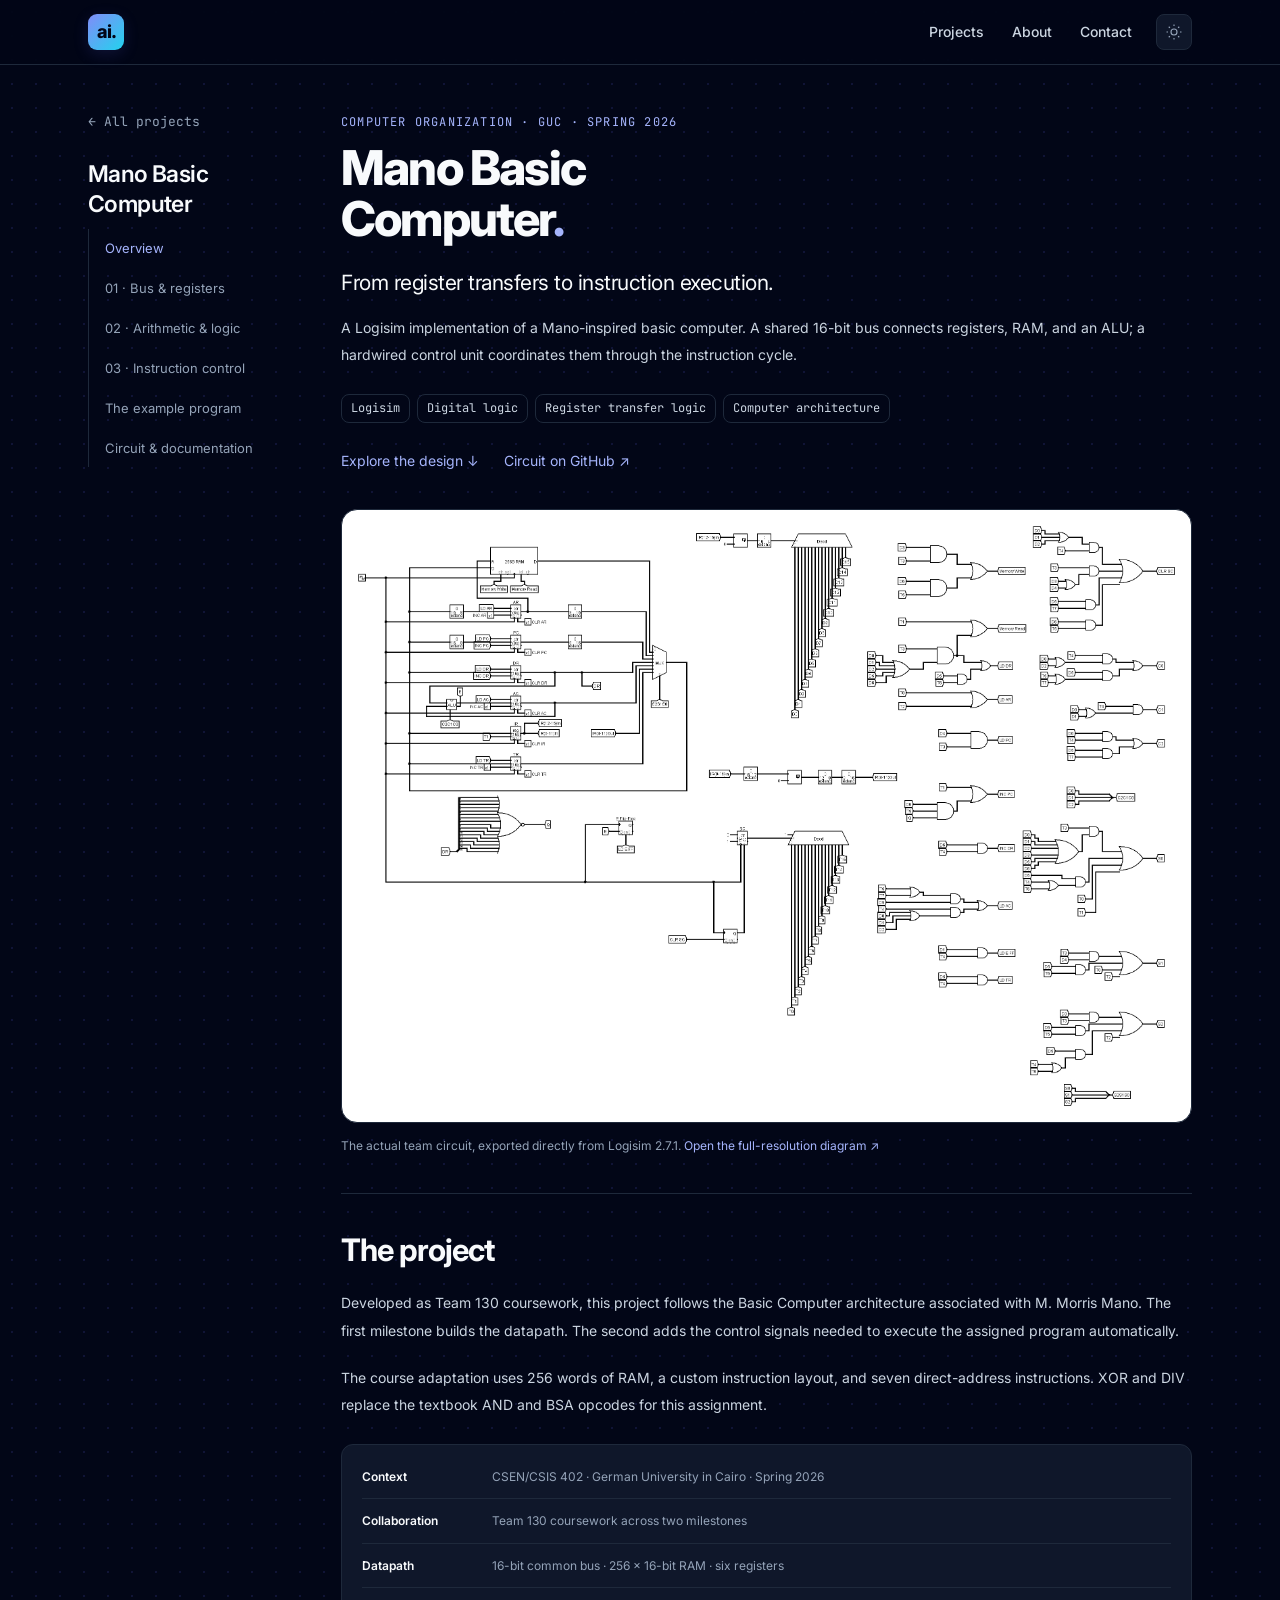
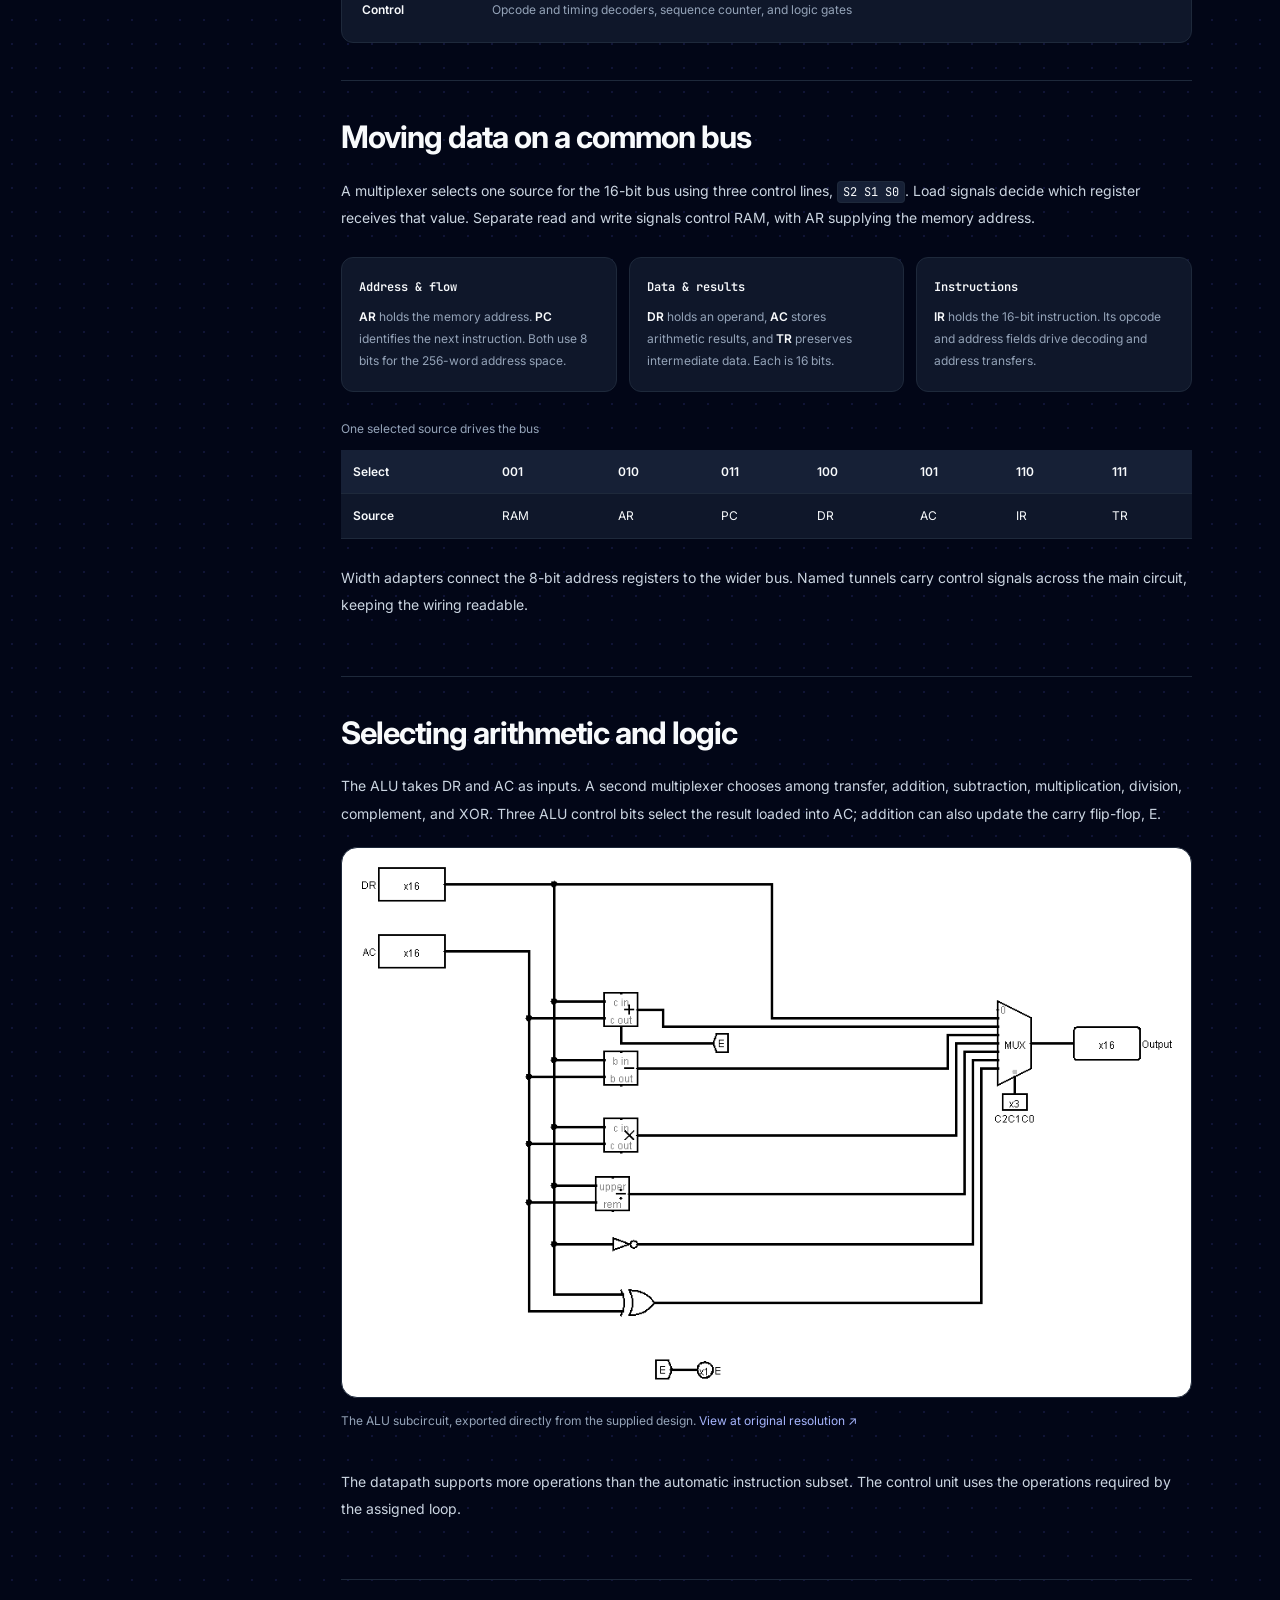
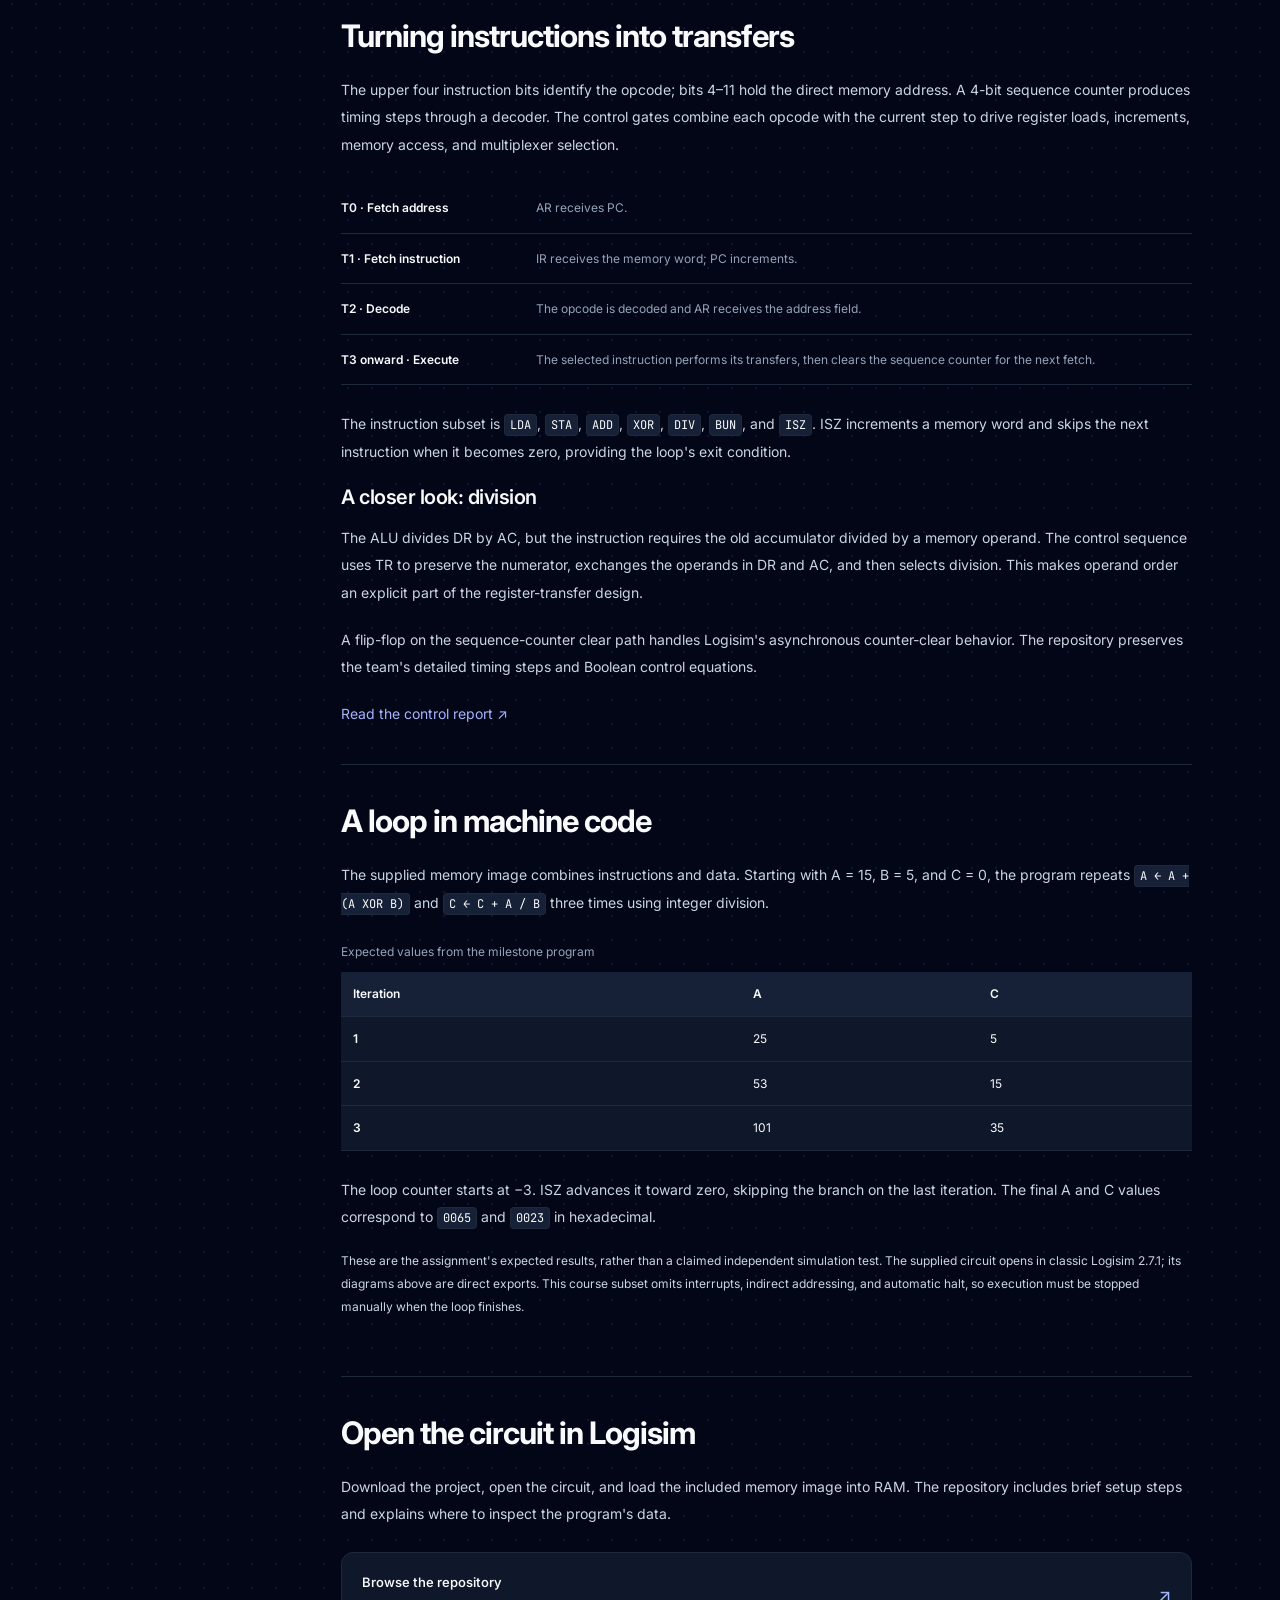
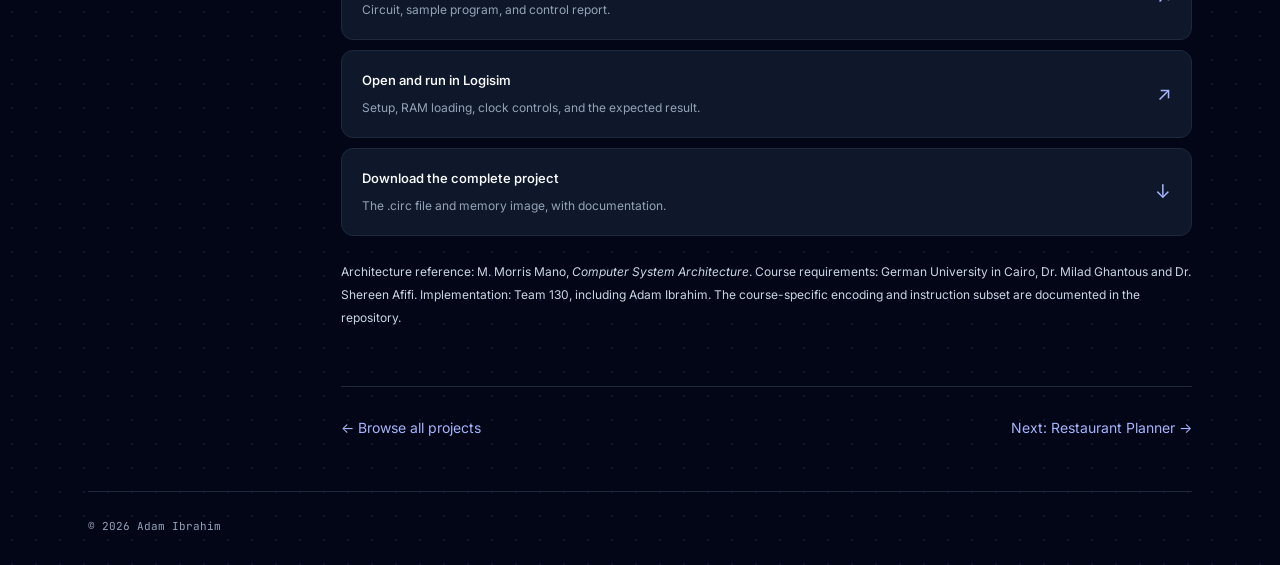
<file: projects/mano-basic-computer/index.html>
<!doctype html>
<html lang="en" data-theme="dark"><head><meta charset="utf-8"><meta name="viewport" content="width=device-width,initial-scale=1"><meta name="description" content="Mano Basic Computer: a GUC team project in Logisim, documenting the shared bus, registers, ALU, memory, and hardwired instruction control."><meta name="theme-color" content="#020617"><title>Mano Basic Computer · Adam Ibrahim</title><link rel="icon" href="../../favicon.svg?v=20261111-indigo" type="image/svg+xml"><link rel="stylesheet" href="../../styles.css?v=20261111-typing-loop"><script src="../../theme.js?v=20261023-redesign"></script></head>
<body><a class="skip" href="#main">Skip to content</a>
<header class="site-header"><div class="header-inner"><a class="brand" href="../../" aria-label="Adam Ibrahim, home">ai<span>.</span><span class="brand-slash" aria-hidden="true">/</span></a><nav class="site-nav" aria-label="Main navigation"><a href="../../#projects">Projects</a><a href="../../#about">About</a><a href="../../#contact">Contact</a></nav><button class="theme-toggle" type="button" aria-label="Switch to light theme" title="Switch theme"><svg viewBox="0 0 24 24" fill="none" stroke="currentColor" stroke-width="1.5" aria-hidden="true"><circle cx="12" cy="12" r="4"/><path d="M12 2v2m0 16v2M2 12h2m16 0h2M5 5l1.5 1.5m11 11L19 19M5 19l1.5-1.5m11-11L19 5"/></svg></button></div></header>
<div class="documentation-layout"><aside class="project-sidebar"><a class="sidebar-back" href="../../#projects">← All projects</a><p class="sidebar-title">Mano Basic Computer</p><nav aria-label="Project sections"><a href="#project-name">Overview</a><a href="#datapath">01 · Bus &amp; registers</a><a href="#alu">02 · Arithmetic &amp; logic</a><a href="#control">03 · Instruction control</a><a href="#program">The example program</a><a href="#explore">Circuit &amp; documentation</a></nav></aside>
<main class="case-study" id="main"><section class="intro case-intro" aria-labelledby="project-name"><p class="eyebrow">COMPUTER ORGANIZATION · GUC · SPRING 2026</p><h1 id="project-name">Mano Basic<br>Computer<span>.</span></h1><p class="lead">From register transfers to instruction execution.</p><p class="summary">A Logisim implementation of a Mano-inspired basic computer. A shared 16-bit bus connects registers, RAM, and an ALU; a hardwired control unit coordinates them through the instruction cycle.</p><ul class="tags" aria-label="Project technologies"><li>Logisim</li><li>Digital logic</li><li>Register transfer logic</li><li>Computer architecture</li></ul><div class="intro-links"><a class="link" href="#datapath">Explore the design ↓</a><a class="link" href="https://github.com/doma990/mano-basic-computer">Circuit on GitHub ↗</a></div></section>
<figure class="game-preview circuit-figure"><a href="images/main.png" aria-label="Open the full circuit diagram at original resolution"><img src="images/main.png" alt="Full Logisim circuit: RAM and six registers on a common bus at left, opcode and timing decoders in the middle, and hardwired control gates at right." width="2423" height="1722"></a><figcaption>The actual team circuit, exported directly from Logisim 2.7.1. <a href="images/main.png">Open the full-resolution diagram ↗</a></figcaption></figure>
<section aria-labelledby="overview-title"><h2 id="overview-title">The project</h2><p>Developed as Team 130 coursework, this project follows the Basic Computer architecture associated with M. Morris Mano. The first milestone builds the datapath. The second adds the control signals needed to execute the assigned program automatically.</p><p>The course adaptation uses 256 words of RAM, a custom instruction layout, and seven direct-address instructions. XOR and DIV replace the textbook AND and BSA opcodes for this assignment.</p><dl class="project-facts"><div><dt>Context</dt><dd>CSEN/CSIS 402 · German University in Cairo · Spring 2026</dd></div><div><dt>Collaboration</dt><dd>Team 130 coursework across two milestones</dd></div><div><dt>Datapath</dt><dd>16-bit common bus · 256 × 16-bit RAM · six registers</dd></div><div><dt>Control</dt><dd>Opcode and timing decoders, sequence counter, and logic gates</dd></div></dl></section>
<section id="datapath" aria-labelledby="datapath-title"><h2 id="datapath-title">Moving data on a common bus</h2><p>A multiplexer selects one source for the 16-bit bus using three control lines, <code>S2 S1 S0</code>. Load signals decide which register receives that value. Separate read and write signals control RAM, with AR supplying the memory address.</p><div class="class-model"><div><h3>Address &amp; flow</h3><p><strong>AR</strong> holds the memory address. <strong>PC</strong> identifies the next instruction. Both use 8 bits for the 256-word address space.</p></div><div><h3>Data &amp; results</h3><p><strong>DR</strong> holds an operand, <strong>AC</strong> stores arithmetic results, and <strong>TR</strong> preserves intermediate data. Each is 16 bits.</p></div><div><h3>Instructions</h3><p><strong>IR</strong> holds the 16-bit instruction. Its opcode and address fields drive decoding and address transfers.</p></div></div><div class="table-scroll" role="region" aria-label="Common bus selection" tabindex="0"><table class="design-table"><caption>One selected source drives the bus</caption><thead><tr><th scope="col">Select</th><th scope="col">001</th><th scope="col">010</th><th scope="col">011</th><th scope="col">100</th><th scope="col">101</th><th scope="col">110</th><th scope="col">111</th></tr></thead><tbody><tr><th scope="row">Source</th><td>RAM</td><td>AR</td><td>PC</td><td>DR</td><td>AC</td><td>IR</td><td>TR</td></tr></tbody></table></div><p>Width adapters connect the 8-bit address registers to the wider bus. Named tunnels carry control signals across the main circuit, keeping the wiring readable.</p></section>
<section id="alu" aria-labelledby="alu-title"><h2 id="alu-title">Selecting arithmetic and logic</h2><p>The ALU takes DR and AC as inputs. A second multiplexer chooses among transfer, addition, subtraction, multiplication, division, complement, and XOR. Three ALU control bits select the result loaded into AC; addition can also update the carry flip-flop, E.</p><figure class="game-preview circuit-figure"><a href="images/ALU.png" aria-label="Open the ALU diagram at original resolution"><img src="images/ALU.png" alt="ALU subcircuit with DR and AC inputs feeding arithmetic units, complement and XOR gates, and a result multiplexer selected by C2 C1 C0." width="978" height="620" loading="lazy"></a><figcaption>The ALU subcircuit, exported directly from the supplied design. <a href="images/ALU.png">View at original resolution ↗</a></figcaption></figure><p>The datapath supports more operations than the automatic instruction subset. The control unit uses the operations required by the assigned loop.</p></section>
<section id="control" aria-labelledby="control-title"><h2 id="control-title">Turning instructions into transfers</h2><p>The upper four instruction bits identify the opcode; bits 4–11 hold the direct memory address. A 4-bit sequence counter produces timing steps through a decoder. The control gates combine each opcode with the current step to drive register loads, increments, memory access, and multiplexer selection.</p><ol class="instruction-cycle"><li><strong>T0 · Fetch address</strong><span>AR receives PC.</span></li><li><strong>T1 · Fetch instruction</strong><span>IR receives the memory word; PC increments.</span></li><li><strong>T2 · Decode</strong><span>The opcode is decoded and AR receives the address field.</span></li><li><strong>T3 onward · Execute</strong><span>The selected instruction performs its transfers, then clears the sequence counter for the next fetch.</span></li></ol><p>The instruction subset is <code>LDA</code>, <code>STA</code>, <code>ADD</code>, <code>XOR</code>, <code>DIV</code>, <code>BUN</code>, and <code>ISZ</code>. ISZ increments a memory word and skips the next instruction when it becomes zero, providing the loop's exit condition.</p><h3>A closer look: division</h3><p>The ALU divides DR by AC, but the instruction requires the old accumulator divided by a memory operand. The control sequence uses TR to preserve the numerator, exchanges the operands in DR and AC, and then selects division. This makes operand order an explicit part of the register-transfer design.</p><p>A flip-flop on the sequence-counter clear path handles Logisim's asynchronous counter-clear behavior. The repository preserves the team's detailed timing steps and Boolean control equations.</p><a class="link" href="https://github.com/doma990/mano-basic-computer/blob/main/docs/control-report.txt">Read the control report ↗</a></section>
<section id="program" aria-labelledby="program-title"><h2 id="program-title">A loop in machine code</h2><p>The supplied memory image combines instructions and data. Starting with A = 15, B = 5, and C = 0, the program repeats <code>A ← A + (A XOR B)</code> and <code>C ← C + A / B</code> three times using integer division.</p><div class="table-scroll" role="region" aria-label="Expected program results" tabindex="0"><table class="design-table"><caption>Expected values from the milestone program</caption><thead><tr><th scope="col">Iteration</th><th scope="col">A</th><th scope="col">C</th></tr></thead><tbody><tr><th scope="row">1</th><td>25</td><td>5</td></tr><tr><th scope="row">2</th><td>53</td><td>15</td></tr><tr><th scope="row">3</th><td>101</td><td>35</td></tr></tbody></table></div><p>The loop counter starts at −3. ISZ advances it toward zero, skipping the branch on the last iteration. The final A and C values correspond to <code>0065</code> and <code>0023</code> in hexadecimal.</p><p class="project-note">These are the assignment's expected results, rather than a claimed independent simulation test. The supplied circuit opens in classic Logisim 2.7.1; its diagrams above are direct exports. This course subset omits interrupts, indirect addressing, and automatic halt, so execution must be stopped manually when the loop finishes.</p></section>
<section id="explore" aria-labelledby="explore-title"><h2 id="explore-title">Open the circuit in Logisim</h2><p>Download the project, open the circuit, and load the included memory image into RAM. The repository includes brief setup steps and explains where to inspect the program's data.</p><div class="resource-links"><a href="https://github.com/doma990/mano-basic-computer"><span><strong>Browse the repository</strong><small>Circuit, sample program, and control report.</small></span><span aria-hidden="true">↗</span></a><a href="https://github.com/doma990/mano-basic-computer#open-and-run"><span><strong>Open and run in Logisim</strong><small>Setup, RAM loading, clock controls, and the expected result.</small></span><span aria-hidden="true">↗</span></a><a href="https://github.com/doma990/mano-basic-computer/archive/refs/heads/main.zip"><span><strong>Download the complete project</strong><small>The .circ file and memory image, with documentation.</small></span><span aria-hidden="true">↓</span></a></div><p class="project-note">Architecture reference: M. Morris Mano, <em>Computer System Architecture</em>. Course requirements: German University in Cairo, Dr. Milad Ghantous and Dr. Shereen Afifi. Implementation: Team 130, including Adam Ibrahim. The course-specific encoding and instruction subset are documented in the repository.</p></section><div class="project-return"><a class="link" href="../../#projects">← Browse all projects</a><a class="link" href="../restaurant-planner/">Next: Restaurant Planner →</a></div></main></div><footer class="site-footer"><span>© <span id="year">2026</span> Adam Ibrahim</span></footer><script src="../../script.js?v=20261111-carousel"></script></body></html>
</file>
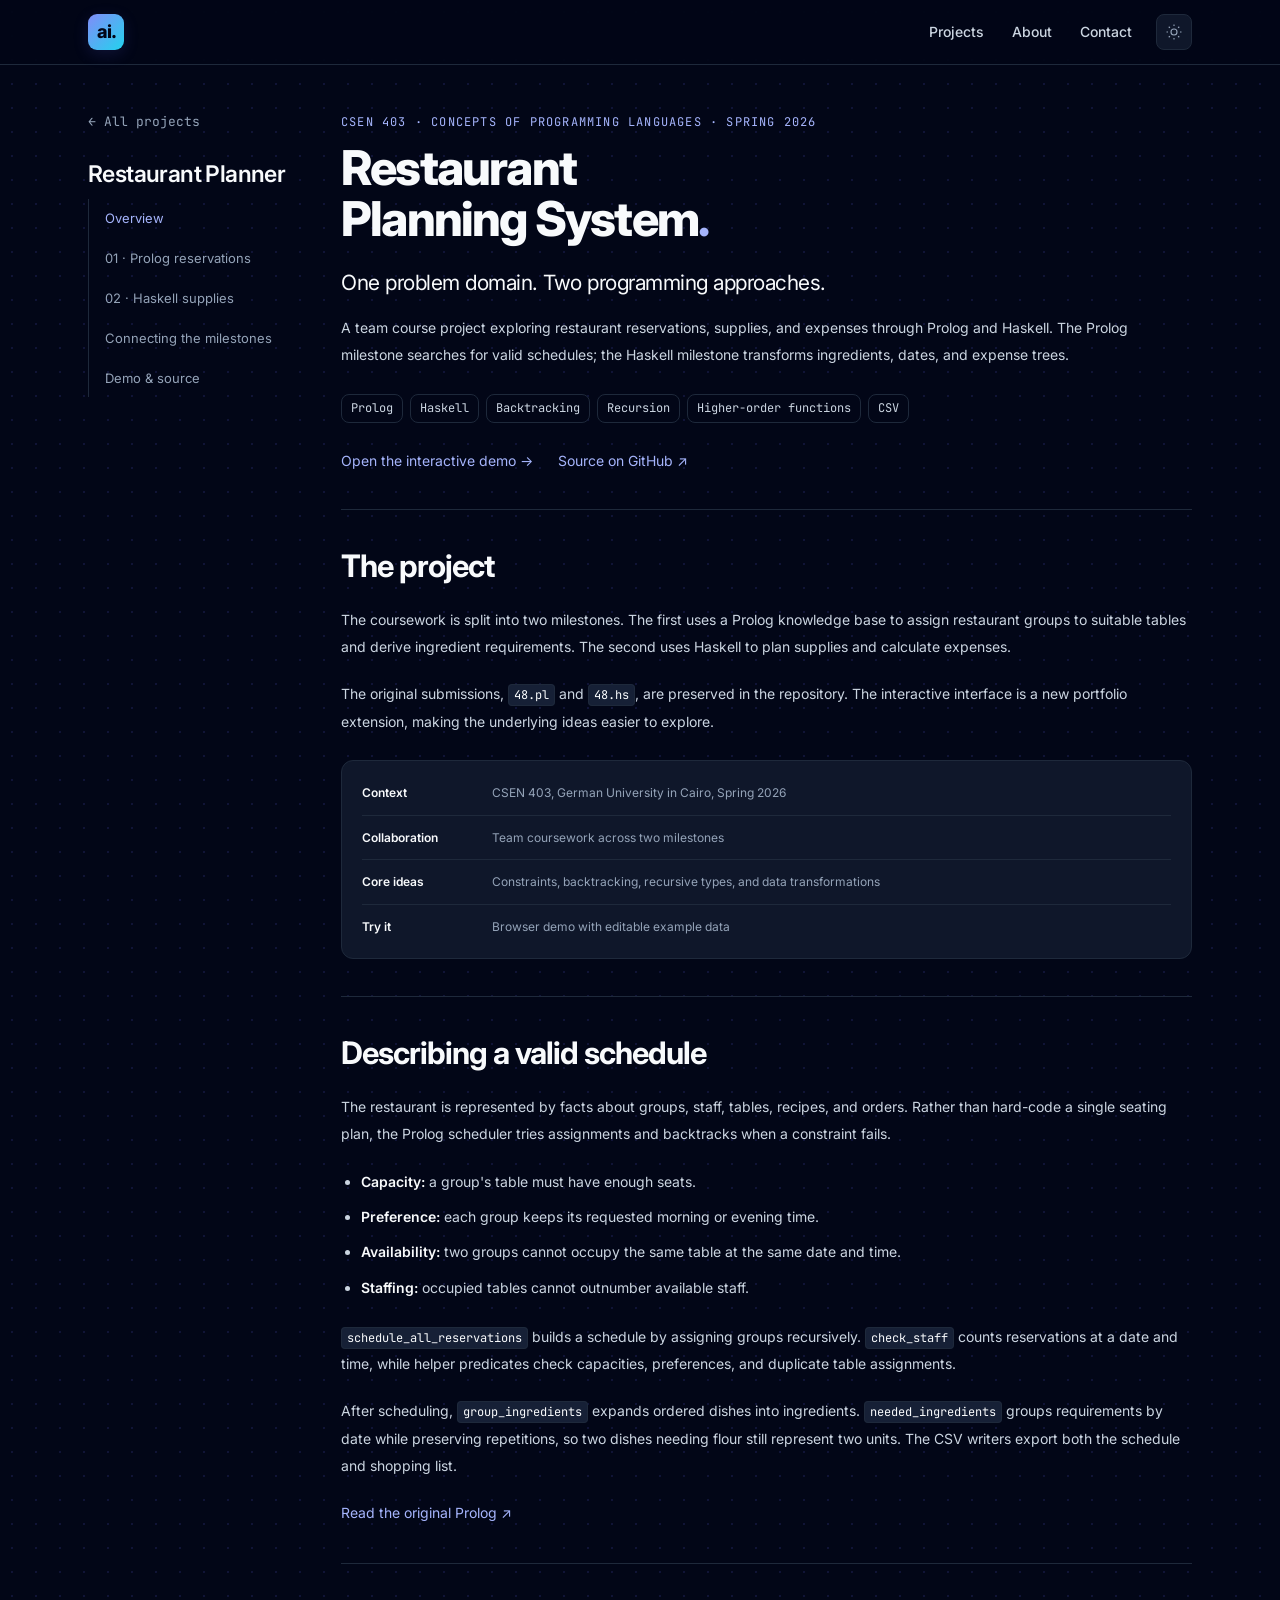
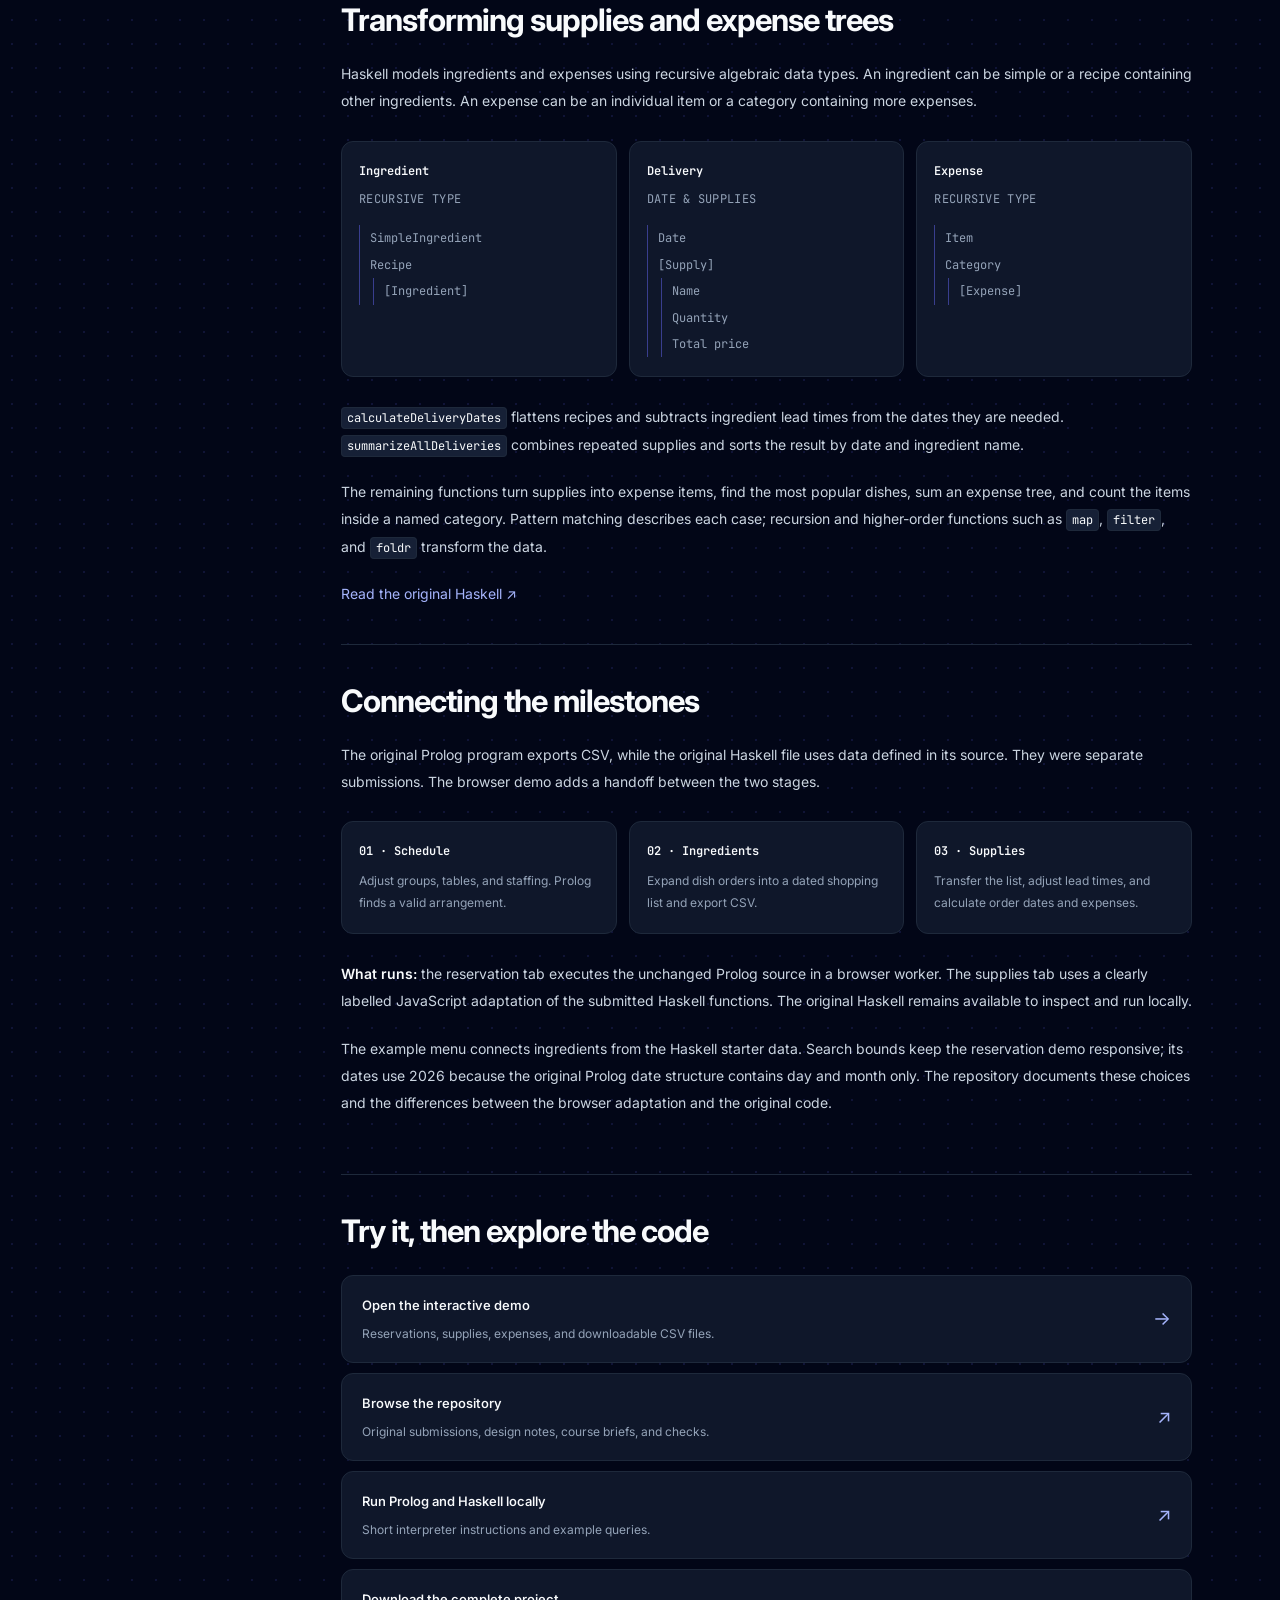
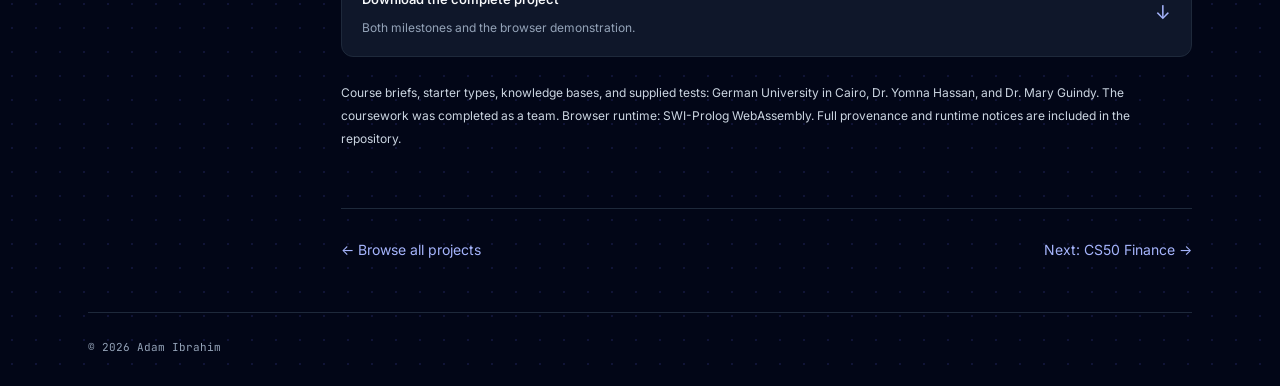
<file: projects/restaurant-planner/index.html>
<!doctype html>
<html lang="en" data-theme="dark"><head><meta charset="utf-8"><meta name="viewport" content="width=device-width,initial-scale=1"><meta name="description" content="Restaurant Planning System by Adam Ibrahim: a CSEN 403 team project in Prolog and Haskell, with an interactive reservation, supplies, and expenses demo."><meta name="theme-color" content="#020617"><title>Restaurant Planning System · Adam Ibrahim</title><link rel="icon" href="../../favicon.svg?v=20261111-indigo" type="image/svg+xml"><link rel="stylesheet" href="../../styles.css?v=20261111-typing-loop"><script src="../../theme.js?v=20261023-redesign"></script></head>
<body><a class="skip" href="#main">Skip to content</a>
<header class="site-header"><div class="header-inner"><a class="brand" href="../../" aria-label="Adam Ibrahim, home">ai<span>.</span><span class="brand-slash" aria-hidden="true">/</span></a><nav class="site-nav" aria-label="Main navigation"><a href="../../#projects">Projects</a><a href="../../#about">About</a><a href="../../#contact">Contact</a></nav><button class="theme-toggle" type="button" aria-label="Switch to light theme" title="Switch theme"><svg viewBox="0 0 24 24" fill="none" stroke="currentColor" stroke-width="1.5" aria-hidden="true"><circle cx="12" cy="12" r="4"/><path d="M12 2v2m0 16v2M2 12h2m16 0h2M5 5l1.5 1.5m11 11L19 19M5 19l1.5-1.5m11-11L19 5"/></svg></button></div></header>
<div class="documentation-layout"><aside class="project-sidebar"><a class="sidebar-back" href="../../#projects">← All projects</a><p class="sidebar-title">Restaurant Planner</p><nav aria-label="Project sections"><a href="#project-name">Overview</a><a href="#prolog">01 · Prolog reservations</a><a href="#haskell">02 · Haskell supplies</a><a href="#workflow">Connecting the milestones</a><a href="#try">Demo &amp; source</a></nav></aside>
<main class="case-study" id="main"><section class="intro case-intro" aria-labelledby="project-name"><p class="eyebrow">CSEN 403 · CONCEPTS OF PROGRAMMING LANGUAGES · SPRING 2026</p><h1 id="project-name">Restaurant<br>Planning System<span>.</span></h1><p class="lead">One problem domain. Two programming approaches.</p><p class="summary">A team course project exploring restaurant reservations, supplies, and expenses through Prolog and Haskell. The Prolog milestone searches for valid schedules; the Haskell milestone transforms ingredients, dates, and expense trees.</p><ul class="tags" aria-label="Project technologies"><li>Prolog</li><li>Haskell</li><li>Backtracking</li><li>Recursion</li><li>Higher-order functions</li><li>CSV</li></ul><div class="intro-links"><a class="link" href="demo/">Open the interactive demo →</a><a class="link" href="https://github.com/doma990/restaurant-planning-system">Source on GitHub ↗</a></div></section>
<section aria-labelledby="overview-title"><h2 id="overview-title">The project</h2><p>The coursework is split into two milestones. The first uses a Prolog knowledge base to assign restaurant groups to suitable tables and derive ingredient requirements. The second uses Haskell to plan supplies and calculate expenses.</p><p>The original submissions, <code>48.pl</code> and <code>48.hs</code>, are preserved in the repository. The interactive interface is a new portfolio extension, making the underlying ideas easier to explore.</p><dl class="project-facts"><div><dt>Context</dt><dd>CSEN 403, German University in Cairo, Spring 2026</dd></div><div><dt>Collaboration</dt><dd>Team coursework across two milestones</dd></div><div><dt>Core ideas</dt><dd>Constraints, backtracking, recursive types, and data transformations</dd></div><div><dt>Try it</dt><dd><a href="demo/">Browser demo with editable example data</a></dd></div></dl></section>
<section id="prolog" aria-labelledby="prolog-title"><h2 id="prolog-title">Describing a valid schedule</h2><p>The restaurant is represented by facts about groups, staff, tables, recipes, and orders. Rather than hard-code a single seating plan, the Prolog scheduler tries assignments and backtracks when a constraint fails.</p><ul class="feature-list"><li><strong>Capacity:</strong> a group's table must have enough seats.</li><li><strong>Preference:</strong> each group keeps its requested morning or evening time.</li><li><strong>Availability:</strong> two groups cannot occupy the same table at the same date and time.</li><li><strong>Staffing:</strong> occupied tables cannot outnumber available staff.</li></ul><p><code>schedule_all_reservations</code> builds a schedule by assigning groups recursively. <code>check_staff</code> counts reservations at a date and time, while helper predicates check capacities, preferences, and duplicate table assignments.</p><p>After scheduling, <code>group_ingredients</code> expands ordered dishes into ingredients. <code>needed_ingredients</code> groups requirements by date while preserving repetitions, so two dishes needing flour still represent two units. The CSV writers export both the schedule and shopping list.</p><a class="link" href="https://github.com/doma990/restaurant-planning-system/blob/main/prolog/48.pl">Read the original Prolog ↗</a></section>
<section id="haskell" aria-labelledby="haskell-title"><h2 id="haskell-title">Transforming supplies and expense trees</h2><p>Haskell models ingredients and expenses using recursive algebraic data types. An ingredient can be simple or a recipe containing other ingredients. An expense can be an individual item or a category containing more expenses.</p><div class="class-model" aria-label="Haskell data model"><div><h3>Ingredient</h3><p class="meta">RECURSIVE TYPE</p><ul><li>SimpleIngredient</li><li>Recipe<ul><li>[Ingredient]</li></ul></li></ul></div><div><h3>Delivery</h3><p class="meta">DATE &amp; SUPPLIES</p><ul><li>Date</li><li>[Supply]<ul><li>Name</li><li>Quantity</li><li>Total price</li></ul></li></ul></div><div><h3>Expense</h3><p class="meta">RECURSIVE TYPE</p><ul><li>Item</li><li>Category<ul><li>[Expense]</li></ul></li></ul></div></div><p><code>calculateDeliveryDates</code> flattens recipes and subtracts ingredient lead times from the dates they are needed. <code>summarizeAllDeliveries</code> combines repeated supplies and sorts the result by date and ingredient name.</p><p>The remaining functions turn supplies into expense items, find the most popular dishes, sum an expense tree, and count the items inside a named category. Pattern matching describes each case; recursion and higher-order functions such as <code>map</code>, <code>filter</code>, and <code>foldr</code> transform the data.</p><a class="link" href="https://github.com/doma990/restaurant-planning-system/blob/main/haskell/48.hs">Read the original Haskell ↗</a></section>
<section id="workflow" aria-labelledby="workflow-title"><h2 id="workflow-title">Connecting the milestones</h2><p>The original Prolog program exports CSV, while the original Haskell file uses data defined in its source. They were separate submissions. The browser demo adds a handoff between the two stages.</p><div class="class-model" aria-label="Demo workflow"><div><h3>01 · Schedule</h3><p>Adjust groups, tables, and staffing. Prolog finds a valid arrangement.</p></div><div><h3>02 · Ingredients</h3><p>Expand dish orders into a dated shopping list and export CSV.</p></div><div><h3>03 · Supplies</h3><p>Transfer the list, adjust lead times, and calculate order dates and expenses.</p></div></div><p><strong>What runs:</strong> the reservation tab executes the unchanged Prolog source in a browser worker. The supplies tab uses a clearly labelled JavaScript adaptation of the submitted Haskell functions. The original Haskell remains available to inspect and run locally.</p><p>The example menu connects ingredients from the Haskell starter data. Search bounds keep the reservation demo responsive; its dates use 2026 because the original Prolog date structure contains day and month only. The repository documents these choices and the differences between the browser adaptation and the original code.</p></section>
<section id="try" aria-labelledby="try-title"><h2 id="try-title">Try it, then explore the code</h2><div class="resource-links"><a href="demo/"><span><strong>Open the interactive demo</strong><small>Reservations, supplies, expenses, and downloadable CSV files.</small></span><span aria-hidden="true">→</span></a><a href="https://github.com/doma990/restaurant-planning-system"><span><strong>Browse the repository</strong><small>Original submissions, design notes, course briefs, and checks.</small></span><span aria-hidden="true">↗</span></a><a href="https://github.com/doma990/restaurant-planning-system#run-the-original-submissions"><span><strong>Run Prolog and Haskell locally</strong><small>Short interpreter instructions and example queries.</small></span><span aria-hidden="true">↗</span></a><a href="https://github.com/doma990/restaurant-planning-system/archive/refs/heads/main.zip"><span><strong>Download the complete project</strong><small>Both milestones and the browser demonstration.</small></span><span aria-hidden="true">↓</span></a></div><p class="project-note">Course briefs, starter types, knowledge bases, and supplied tests: German University in Cairo, Dr. Yomna Hassan, and Dr. Mary Guindy. The coursework was completed as a team. Browser runtime: SWI-Prolog WebAssembly. Full provenance and runtime notices are included in the repository.</p></section>
<div class="project-return"><a class="link" href="../../#projects">← Browse all projects</a><a class="link" href="../cs50-finance/">Next: CS50 Finance →</a></div></main></div><footer class="site-footer"><span>© <span id="year">2026</span> Adam Ibrahim</span></footer><script src="../../script.js?v=20261111-carousel"></script></body></html>
</file>
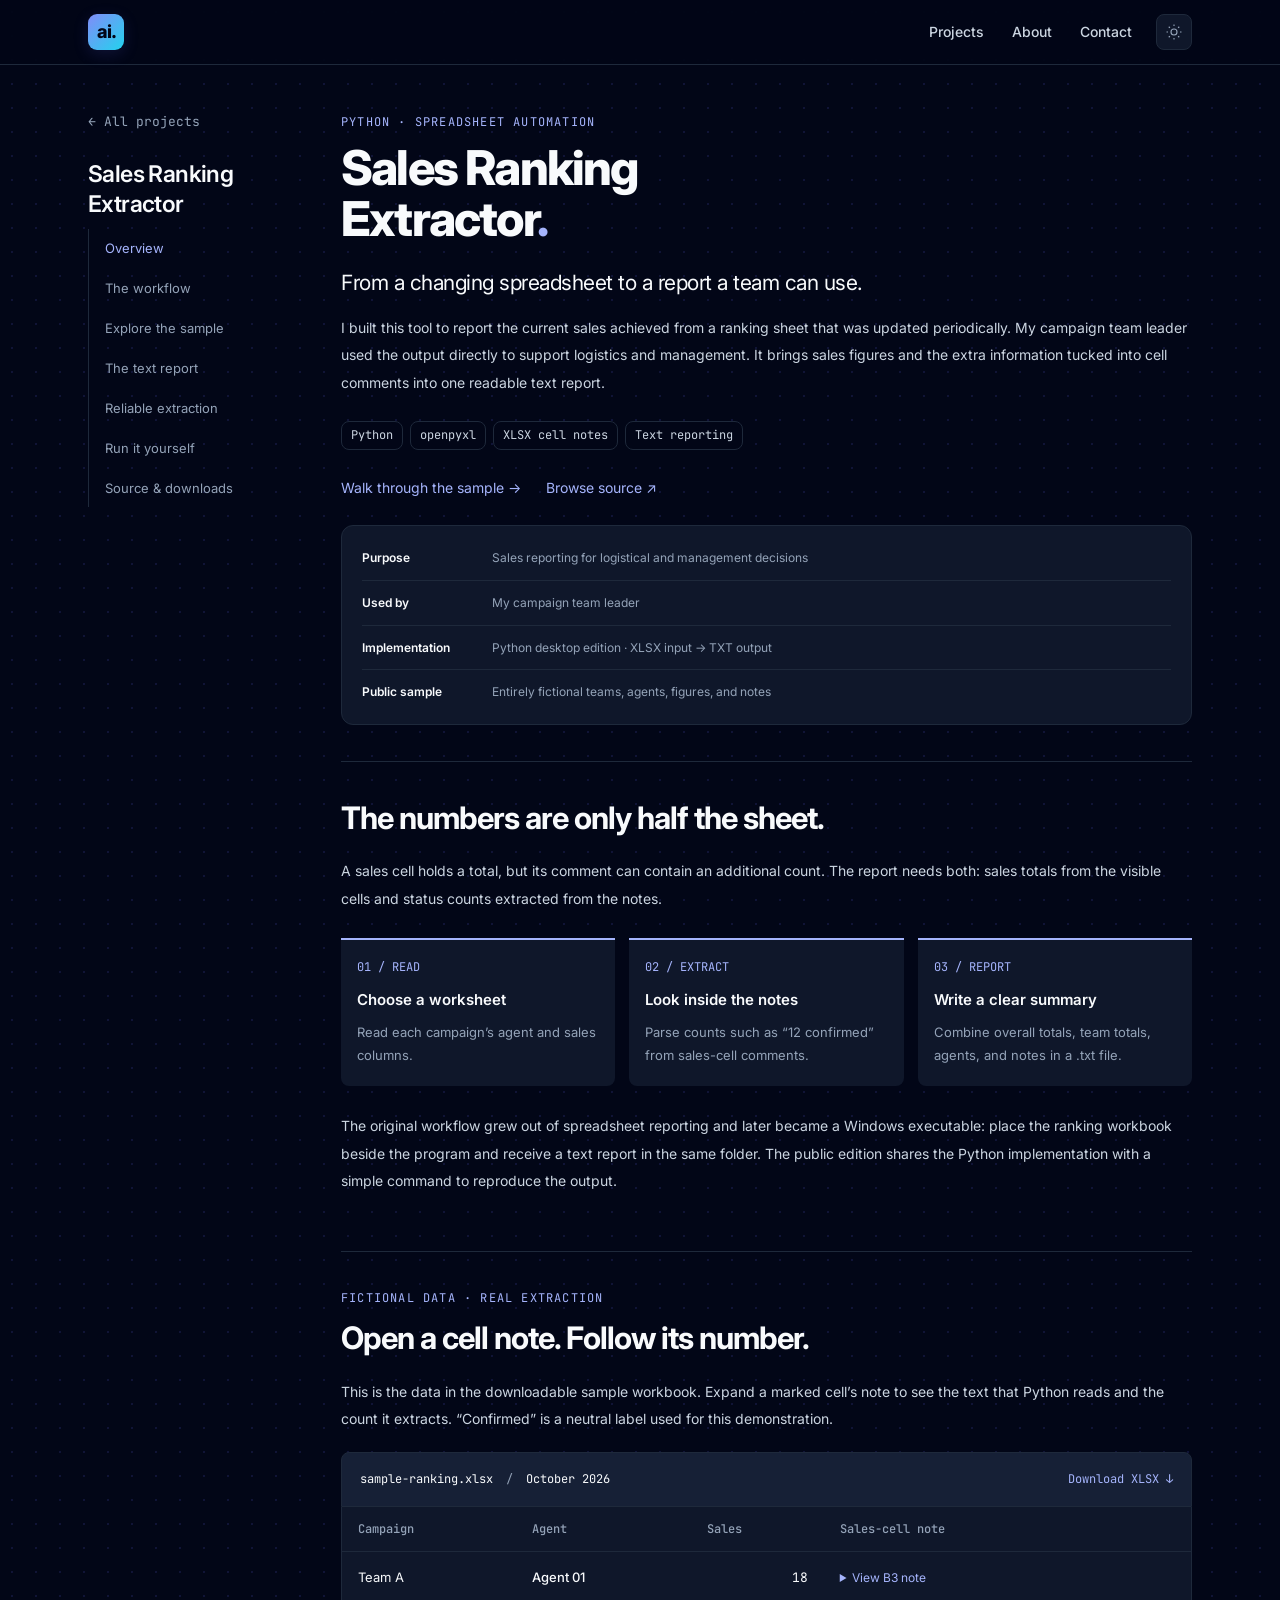
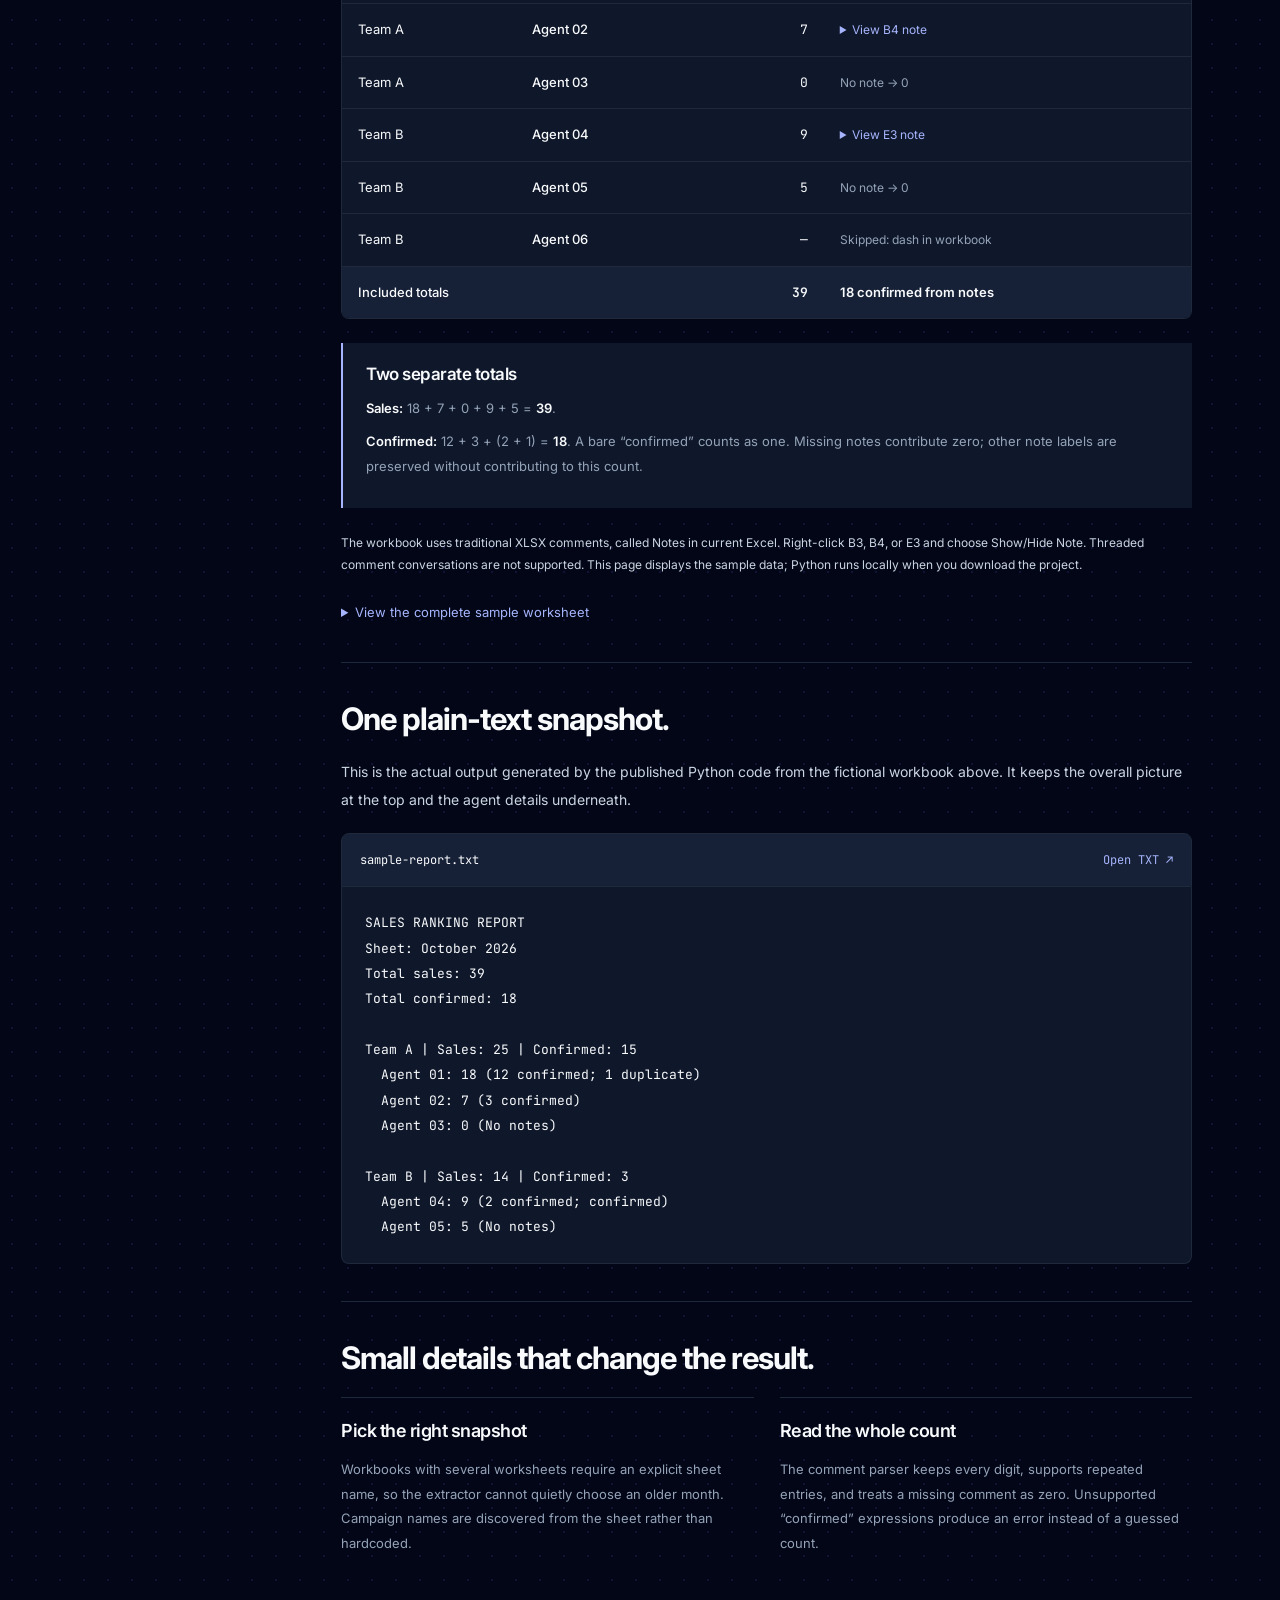
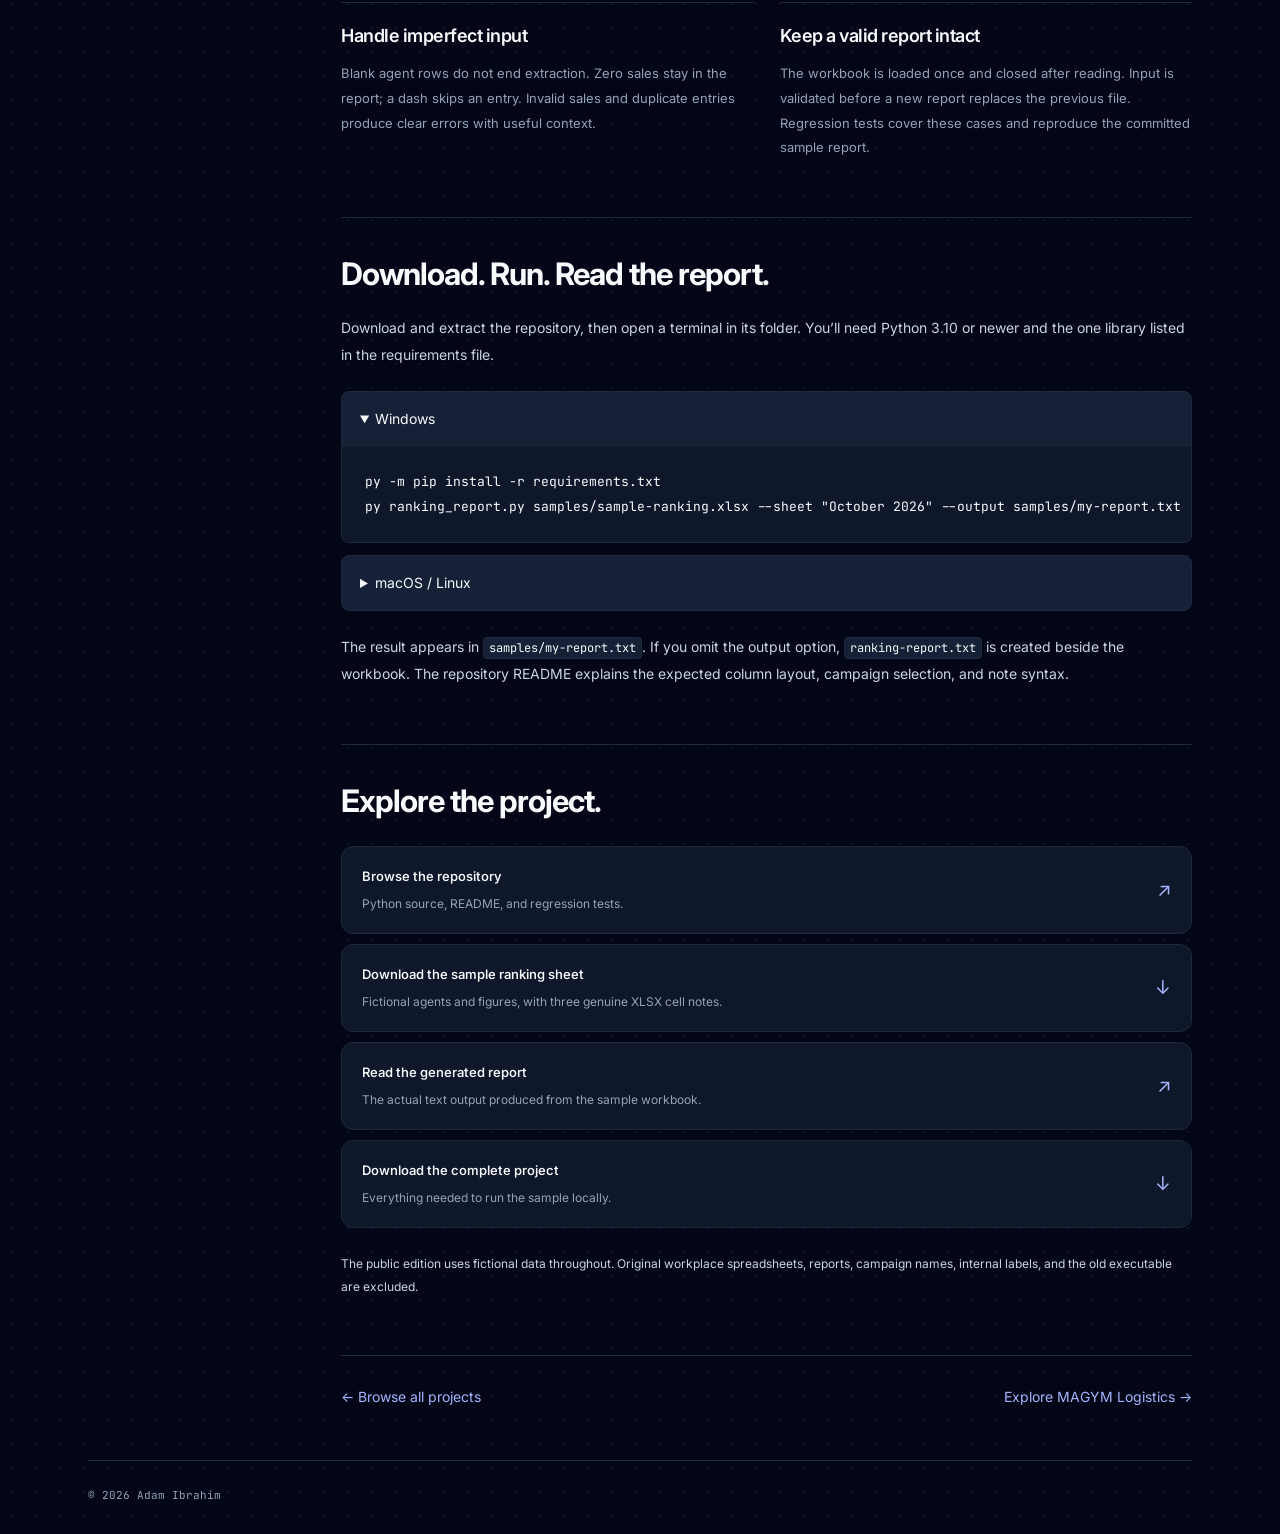
<file: projects/sales-ranking-extractor/index.html>
<!doctype html><html lang="en" data-theme="dark"><head><meta charset="utf-8"><meta name="viewport" content="width=device-width,initial-scale=1"><meta name="description" content="Sales Ranking Extractor by Adam Ibrahim: a Python tool that turns ranking-sheet sales and cell notes into a text report. Explore a fully fictional working sample."><meta name="theme-color" content="#020617"><title>Sales Ranking Extractor · Adam Ibrahim</title><link rel="icon" href="../../favicon.svg?v=20261111-indigo" type="image/svg+xml"><link rel="stylesheet" href="../../styles.css?v=20261111-typing-loop"><link rel="stylesheet" href="ranking.css?v=1"><script src="../../theme.js?v=20261023-redesign"></script></head><body><a class="skip" href="#main">Skip to content</a><header class="site-header"><div class="header-inner"><a class="brand" href="../../" aria-label="Adam Ibrahim, home">ai<span>.</span><span class="brand-slash" aria-hidden="true">/</span></a><nav class="site-nav" aria-label="Main navigation"><a href="../../#projects">Projects</a><a href="../../#about">About</a><a href="../../#contact">Contact</a></nav><button class="theme-toggle" type="button" aria-label="Switch to light theme" title="Switch theme"><svg viewBox="0 0 24 24" fill="none" stroke="currentColor" stroke-width="1.5" aria-hidden="true"><circle cx="12" cy="12" r="4"/><path d="M12 2v2m0 16v2M2 12h2m16 0h2M5 5l1.5 1.5m11 11L19 19M5 19l1.5-1.5m11-11L19 5"/></svg></button></div></header><div class="documentation-layout">
<aside class="project-sidebar"><a class="sidebar-back" href="../../#projects">← All projects</a><p class="sidebar-title">Sales Ranking<br>Extractor</p><nav aria-label="Project sections"><a href="#project-name">Overview</a><a href="#workflow">The workflow</a><a href="#sample">Explore the sample</a><a href="#report">The text report</a><a href="#engineering">Reliable extraction</a><a href="#run">Run it yourself</a><a href="#source">Source &amp; downloads</a></nav></aside>
<main class="case-study ranking-case" id="main">
<section class="case-intro" aria-labelledby="project-name"><p class="eyebrow">PYTHON · SPREADSHEET AUTOMATION</p><h1 id="project-name">Sales Ranking<br>Extractor<span>.</span></h1><p class="lead">From a changing spreadsheet to a report a team can use.</p><p class="summary">I built this tool to report the current sales achieved from a ranking sheet that was updated periodically. My campaign team leader used the output directly to support logistics and management. It brings sales figures and the extra information tucked into cell comments into one readable text report.</p><ul class="tags" aria-label="Technologies"><li>Python</li><li>openpyxl</li><li>XLSX cell notes</li><li>Text reporting</li></ul><div class="intro-links"><a class="link" href="#sample">Walk through the sample →</a><a class="link" href="https://github.com/doma990/sales-ranking-extractor">Browse source ↗</a></div>
<dl class="project-facts"><div><dt>Purpose</dt><dd>Sales reporting for logistical and management decisions</dd></div><div><dt>Used by</dt><dd>My campaign team leader</dd></div><div><dt>Implementation</dt><dd>Python desktop edition · XLSX input → TXT output</dd></div><div><dt>Public sample</dt><dd>Entirely fictional teams, agents, figures, and notes</dd></div></dl>
</section>
<section id="workflow" aria-labelledby="workflow-title"><h2 id="workflow-title">The numbers are only half the sheet.</h2><p>A sales cell holds a total, but its comment can contain an additional count. The report needs both: sales totals from the visible cells and status counts extracted from the notes.</p>
<ol class="extraction-flow"><li><span>01 / READ</span><strong>Choose a worksheet</strong><p>Read each campaign’s agent and sales columns.</p></li><li><span>02 / EXTRACT</span><strong>Look inside the notes</strong><p>Parse counts such as “12 confirmed” from sales-cell comments.</p></li><li><span>03 / REPORT</span><strong>Write a clear summary</strong><p>Combine overall totals, team totals, agents, and notes in a .txt file.</p></li></ol>
<p>The original workflow grew out of spreadsheet reporting and later became a Windows executable: place the ranking workbook beside the program and receive a text report in the same folder. The public edition shares the Python implementation with a simple command to reproduce the output.</p></section>
<section id="sample" aria-labelledby="sample-title"><p class="eyebrow">FICTIONAL DATA · REAL EXTRACTION</p><h2 id="sample-title">Open a cell note. Follow its number.</h2><p>This is the data in the downloadable sample workbook. Expand a marked cell’s note to see the text that Python reads and the count it extracts. “Confirmed” is a neutral label used for this demonstration.</p>
<div class="sample-toolbar"><span>sample-ranking.xlsx <span aria-hidden="true">/</span> October 2026</span><a href="https://raw.githubusercontent.com/doma990/sales-ranking-extractor/main/samples/sample-ranking.xlsx">Download XLSX ↓</a></div>
<div class="sample-scroll" tabindex="0" role="region" aria-label="Fictional ranking sample, scroll horizontally if needed"><table class="ranking-table"><caption class="visually-hidden">Fictional workbook data and notes attached to sales cells</caption><thead><tr><th scope="col">Campaign</th><th scope="col">Agent</th><th scope="col">Sales</th><th scope="col">Sales-cell note</th></tr></thead><tbody><tr><td>Team A</td><th scope="row">Agent 01</th><td class="number">18</td><td><details class="cell-note"><summary>View B3 note</summary><p><code>12 confirmed; 1 duplicate</code></p><p>Extracted: <strong>12 confirmed</strong></p></details></td></tr><tr><td>Team A</td><th scope="row">Agent 02</th><td class="number">7</td><td><details class="cell-note"><summary>View B4 note</summary><p><code>3 confirmed</code></p><p>Extracted: <strong>3 confirmed</strong></p></details></td></tr><tr><td>Team A</td><th scope="row">Agent 03</th><td class="number">0</td><td><span class="muted">No note → 0</span></td></tr><tr><td>Team B</td><th scope="row">Agent 04</th><td class="number">9</td><td><details class="cell-note"><summary>View E3 note</summary><p><code>2 confirmed; confirmed</code></p><p>Extracted: <strong>3 confirmed</strong></p></details></td></tr><tr><td>Team B</td><th scope="row">Agent 05</th><td class="number">5</td><td><span class="muted">No note → 0</span></td></tr><tr><td>Team B</td><th scope="row">Agent 06</th><td class="number">—</td><td><span class="muted">Skipped: dash in workbook</span></td></tr></tbody><tfoot><tr><th scope="row" colspan="2">Included totals</th><td class="number">39</td><td>18 confirmed from notes</td></tr></tfoot></table></div>
<div class="note-explanation"><h3>Two separate totals</h3><p><strong>Sales:</strong> 18 + 7 + 0 + 9 + 5 = <strong>39</strong>.</p><p><strong>Confirmed:</strong> 12 + 3 + (2 + 1) = <strong>18</strong>. A bare “confirmed” counts as one. Missing notes contribute zero; other note labels are preserved without contributing to this count.</p></div>
<p class="project-note">The workbook uses traditional XLSX comments, called Notes in current Excel. Right-click B3, B4, or E3 and choose Show/Hide Note. Threaded comment conversations are not supported. This page displays the sample data; Python runs locally when you download the project.</p>
<details class="workbook-view"><summary>View the complete sample worksheet</summary><img src="sample-ranking.png" width="1380" height="800" alt="Fictional Excel workbook showing Team A and Team B, sales totals of 25 and 14, and a guide to the three cell notes." loading="lazy"></details></section>
<section id="report" aria-labelledby="report-title"><h2 id="report-title">One plain-text snapshot.</h2><p>This is the actual output generated by the published Python code from the fictional workbook above. It keeps the overall picture at the top and the agent details underneath.</p><div class="report-window"><div class="report-title"><span>sample-report.txt</span><a href="https://raw.githubusercontent.com/doma990/sales-ranking-extractor/main/samples/sample-report.txt">Open TXT ↗</a></div><pre tabindex="0" aria-label="Generated sample sales report">SALES RANKING REPORT
Sheet: October 2026
Total sales: 39
Total confirmed: 18

Team A | Sales: 25 | Confirmed: 15
  Agent 01: 18 (12 confirmed; 1 duplicate)
  Agent 02: 7 (3 confirmed)
  Agent 03: 0 (No notes)

Team B | Sales: 14 | Confirmed: 3
  Agent 04: 9 (2 confirmed; confirmed)
  Agent 05: 5 (No notes)
</pre></div></section>
<section id="engineering" aria-labelledby="engineering-title"><h2 id="engineering-title">Small details that change the result.</h2><div class="reliability-list"><article><h3>Pick the right snapshot</h3><p>Workbooks with several worksheets require an explicit sheet name, so the extractor cannot quietly choose an older month. Campaign names are discovered from the sheet rather than hardcoded.</p></article><article><h3>Read the whole count</h3><p>The comment parser keeps every digit, supports repeated entries, and treats a missing comment as zero. Unsupported “confirmed” expressions produce an error instead of a guessed count.</p></article><article><h3>Handle imperfect input</h3><p>Blank agent rows do not end extraction. Zero sales stay in the report; a dash skips an entry. Invalid sales and duplicate entries produce clear errors with useful context.</p></article><article><h3>Keep a valid report intact</h3><p>The workbook is loaded once and closed after reading. Input is validated before a new report replaces the previous file. Regression tests cover these cases and reproduce the committed sample report.</p></article></div></section>
<section id="run" aria-labelledby="run-title"><h2 id="run-title">Download. Run. Read the report.</h2><p>Download and extract the repository, then open a terminal in its folder. You’ll need Python 3.10 or newer and the one library listed in the requirements file.</p>
<div class="run-options"><details open><summary>Windows</summary><pre tabindex="0">py -m pip install -r requirements.txt
py ranking_report.py samples/sample-ranking.xlsx --sheet "October 2026" --output samples/my-report.txt</pre></details><details><summary>macOS / Linux</summary><pre tabindex="0">python3 -m pip install -r requirements.txt
python3 ranking_report.py samples/sample-ranking.xlsx --sheet "October 2026" --output samples/my-report.txt</pre></details></div>
<p>The result appears in <code>samples/my-report.txt</code>. If you omit the output option, <code>ranking-report.txt</code> is created beside the workbook. The repository README explains the expected column layout, campaign selection, and note syntax.</p></section>
<section id="source" aria-labelledby="source-title"><h2 id="source-title">Explore the project.</h2><div class="resource-links"><a href="https://github.com/doma990/sales-ranking-extractor"><span><strong>Browse the repository</strong><small>Python source, README, and regression tests.</small></span><span aria-hidden="true">↗</span></a><a href="https://raw.githubusercontent.com/doma990/sales-ranking-extractor/main/samples/sample-ranking.xlsx"><span><strong>Download the sample ranking sheet</strong><small>Fictional agents and figures, with three genuine XLSX cell notes.</small></span><span aria-hidden="true">↓</span></a><a href="https://raw.githubusercontent.com/doma990/sales-ranking-extractor/main/samples/sample-report.txt"><span><strong>Read the generated report</strong><small>The actual text output produced from the sample workbook.</small></span><span aria-hidden="true">↗</span></a><a href="https://github.com/doma990/sales-ranking-extractor/archive/refs/heads/main.zip"><span><strong>Download the complete project</strong><small>Everything needed to run the sample locally.</small></span><span aria-hidden="true">↓</span></a></div><p class="project-note">The public edition uses fictional data throughout. Original workplace spreadsheets, reports, campaign names, internal labels, and the old executable are excluded.</p></section>
<div class="project-return"><a class="link" href="../../#projects">← Browse all projects</a><a class="link" href="../magym-logistics/">Explore MAGYM Logistics →</a></div>
</main></div><footer class="site-footer"><span>© <span id="year">2026</span> Adam Ibrahim</span></footer><script src="../../script.js?v=20261111-carousel"></script></body></html>
</file>
<file: styles.css>
@import url('https://fonts.googleapis.com/css2?family=Inter:wght@400;500;600;700;800&family=JetBrains+Mono:wght@400;500;600&display=swap');

:root{color-scheme:dark;--bg:#020617;--surface:#0f172a;--surface2:#162036;--ink:#f8fafc;--body:#cbd5e1;--muted:#94a3b8;--line:#1e293b;--accent:#a5b4fc;--accent-ink:#020617;--soft:#6366f11a;--primary:#4f46e5;--primary-hover:#6366f1;--cyan:#67e8f9;--green:#6ee7b7;--grid:rgba(99,102,241,.14);--mono:'JetBrains Mono',Consolas,'SFMono-Regular',monospace;--shadow:0 24px 65px #0004;--header:#020617d9}
:root[data-theme=light]{color-scheme:light;--bg:#f8fafc;--surface:#fff;--surface2:#eef2ff;--ink:#0f172a;--body:#334155;--muted:#526277;--line:#dce3ef;--accent:#4f46e5;--accent-ink:#fff;--soft:#6366f10d;--primary:#4f46e5;--primary-hover:#4338ca;--cyan:#0e7490;--green:#047857;--grid:rgba(99,102,241,.13);--shadow:0 20px 50px #1e293b0a;--header:#f8fafce6}
*{box-sizing:border-box}html{scroll-behavior:smooth;scroll-padding-top:108px}body{margin:0;background:var(--bg);color:var(--ink);font:15px/1.8 Inter,ui-sans-serif,system-ui,-apple-system,'Segoe UI',sans-serif;-webkit-font-smoothing:antialiased}button,a{-webkit-tap-highlight-color:transparent}button{font:inherit;cursor:pointer}a{color:inherit;text-decoration:none}a,button{touch-action:manipulation}a:hover{color:var(--accent)}a:focus-visible,button:focus-visible,[tabindex]:focus-visible{outline:2px solid var(--accent);outline-offset:5px}button:disabled{cursor:default}h1,h2,h3,h4,p,pre{margin-top:0}p{margin-bottom:20px}h1,h2,h3,h4{line-height:1.2}h2{font-size:40px;letter-spacing:-1.5px;font-weight:650;margin-bottom:22px}h3{font-weight:600}strong{font-weight:600;color:var(--ink)}::selection{background:#a8ebc340}.shell{width:min(1120px,calc(100% - 80px));margin-inline:auto}.skip{position:fixed;top:-100px;left:20px;background:var(--accent);color:var(--accent-ink);padding:8px 16px;z-index:100}.skip:focus{top:12px}[hidden]{display:none!important}
.site-header{position:sticky;top:0;z-index:20;background:var(--header);backdrop-filter:blur(14px);border-bottom:1px solid var(--line)}.header-inner{width:min(1120px,calc(100% - 80px));min-height:82px;margin:auto;display:flex;align-items:center;gap:35px}.brand{font:750 31px/1.2 ui-sans-serif,system-ui,sans-serif;letter-spacing:-2px;margin-right:auto}.brand>span:first-child{color:var(--accent)}.brand-slash{color:var(--line);font:300 28px/1 system-ui;margin-left:19px;letter-spacing:0}.site-nav{display:flex;gap:32px;font-size:13px;font-weight:500;color:var(--muted)}.site-nav a:hover{color:var(--ink)}.theme-toggle{width:36px;height:36px;border:1px solid var(--line);border-radius:9px;color:var(--muted);background:transparent;display:grid;place-items:center}.theme-toggle:hover{background:var(--surface2);color:var(--accent)}.theme-toggle svg{width:18px;height:18px}
.hero{position:relative;display:grid;grid-template-columns:1.08fr 1fr;gap:65px;align-items:center;padding-top:100px;padding-bottom:110px}.hero-hello{display:flex;align-items:center;gap:12px;color:var(--accent);font:12px/1.5 var(--mono);letter-spacing:1.6px;margin-bottom:28px}.hello-line{width:24px;height:1px;background:var(--accent)}.hero h1{font-size:clamp(48px,5.1vw,67px);font-weight:650;line-height:1.1;letter-spacing:-3.4px;margin-bottom:25px;white-space:nowrap}.hero h1>span{color:var(--accent)}.hero-description{font-size:15px;line-height:1.85;color:var(--muted);max-width:490px;margin-bottom:28px}.hero-actions{display:flex;gap:12px;flex-wrap:wrap}.button{display:inline-flex;align-items:center;justify-content:center;gap:20px;border-radius:7px;min-height:46px;padding:10px 20px;font-size:12px;font-weight:650;transition:transform .2s,border-color .2s}.button:hover{transform:translateY(-2px)}.button.primary{background:var(--accent);border:1px solid var(--accent);color:var(--accent-ink)}.button.secondary{border:1px solid var(--line);background:var(--surface);color:var(--ink);gap:9px}.button.secondary:hover{border-color:var(--muted)}.button svg{width:17px;height:17px}.hero-location{margin-top:25px;margin-bottom:0;display:flex;align-items:center;gap:7px;font-size:12px;color:var(--muted)}.hero-location>span{padding:0 3px;color:var(--line)}.hero-location svg{width:14px;height:14px}.profile-editor{border:1px solid var(--line);border-radius:12px;background:var(--surface);box-shadow:var(--shadow);transform:rotate(1deg)}.editor-toolbar{display:flex;align-items:center;gap:14px;border-bottom:1px solid var(--line);padding:13px 17px;color:var(--muted);font:12px var(--mono)}.window-dots{display:flex;gap:5px;margin-right:8px}.window-dots i{height:7px;width:7px;border-radius:50%;background:#fb8b84}.window-dots i:nth-child(2){background:#f1cb6b}.window-dots i:nth-child(3){background:#94cfa2}.editor-language{margin-left:auto;opacity:.85;font-size:12px}.editor-content{display:flex;gap:18px;padding:27px 21px 28px;overflow-x:auto;font:12px/2.05 var(--mono)}.editor-content ol{list-style:none;padding:0;margin:0;opacity:.6;text-align:right;user-select:none}.editor-content pre{margin:0;font:inherit;color:var(--muted)}.code-key{color:#a5bfed}.code-string{color:#c4d9ac}:root[data-theme=light] .code-key{color:#325b9b}:root[data-theme=light] .code-string{color:#447146}.editor-status{padding:10px 17px;border-top:1px solid var(--line);display:flex;justify-content:space-between;align-items:center;font:12px var(--mono);color:var(--muted)}.status-dot{display:inline-block;width:5px;height:5px;border-radius:50%;background:var(--accent);margin-right:7px}.hero-bottom{grid-column:1/-1;display:flex;justify-content:space-between;align-items:center;color:var(--muted);font:12px var(--mono);letter-spacing:1px;margin-top:25px}.hero-bottom>a{display:flex;gap:22px;align-items:center}.hero-bottom>a span{color:var(--accent);font-size:15px}
.projects-section{border-top:1px solid var(--line);padding-top:75px;padding-bottom:90px}.eyebrow{font:12px/1.6 var(--mono);letter-spacing:1.7px;color:var(--accent);margin-bottom:18px}.section-heading{display:flex;justify-content:space-between;align-items:flex-end;gap:35px}.section-heading h2{margin-bottom:0}.section-description{font-size:13px;color:var(--muted);line-height:1.9;margin-bottom:4px}.project-toolbar{display:flex;justify-content:space-between;align-items:center;margin:36px 0 25px;gap:20px}.project-filters{display:flex;gap:7px}.filter-button{border:1px solid transparent;color:var(--muted);border-radius:6px;background:transparent;font-size:12px;padding:7px 12px;display:flex;align-items:center;gap:13px;white-space:nowrap}.filter-button span{font:12px var(--mono);opacity:.65}.filter-button.active{background:var(--surface2);border-color:var(--line);color:var(--ink)}.filter-button:hover{color:var(--ink)}.project-count{font:12px var(--mono);color:var(--muted)}.project-grid{display:grid;grid-template-columns:repeat(2,minmax(0,1fr));gap:25px}.project-card{border:1px solid var(--line);border-radius:12px;overflow:hidden;background:var(--surface);transition:border-color .25s,transform .25s;display:flex;flex-direction:column}.project-card:hover{border-color:#698479;transform:translateY(-3px)}.project-visual{display:block;height:240px;background:var(--surface2);position:relative;overflow:hidden;border-bottom:1px solid var(--line)}.visual-topline{position:absolute;left:23px;right:23px;top:18px;display:flex;justify-content:space-between;font:12px/1.5 var(--mono);letter-spacing:1.2px;z-index:2;color:#b3bfcf}.image-label{position:absolute;bottom:15px;left:23px;font:12px var(--mono);color:#c4cfda;z-index:2}.game-visual{background:#192230}.game-visual>img{position:absolute;top:50px;width:calc(100% - 70px);height:auto;left:35px;border-radius:5px;box-shadow:0 12px 30px #0004;transition:transform .4s;transform-origin:center top}.game-visual:hover>img{transform:translateY(-3px)}.game-visual:after{content:'';position:absolute;bottom:0;left:0;right:0;height:58px;background:linear-gradient(transparent,#192230 75%)}.finance-visual{background:#142224}.finance-art{height:100%;display:flex;flex-direction:column;align-items:center;padding:45px 20px 35px}.finance-symbol{font-family:Georgia,serif;font-style:italic;font-size:94px;line-height:1;color:#acdbbf;letter-spacing:-10px}.finance-symbol>span{font-size:60px;color:#456b5f;margin-left:8px}.architecture-flow{display:flex;align-items:center;gap:12px;margin-top:18px}.architecture-flow>span{border:1px solid #35504a;background:#1a2e2c;border-radius:5px;padding:4px 13px;font:12px/1.8 var(--mono);color:#b8d3c7}.architecture-flow i{font-style:normal;color:#6e9b85;font-size:13px}.finance-caption{font:12px var(--mono);letter-spacing:2px;margin-top:15px;color:#769889}.restaurant-visual{background:#211f30}.restaurant-art{padding:64px 20px 25px;display:flex;align-items:center;flex-direction:column}.language-pair{display:flex;align-items:center;gap:23px;font-size:25px;letter-spacing:-.7px;font-weight:550;color:#ddd4ee}.language-pair b{font-weight:300;color:#826f9d;font-size:24px}.planner-flow{font:12px/1.8 var(--mono);margin-top:18px;color:#c4bbd6;display:flex;flex-direction:column;align-items:center;gap:1px}.planner-flow>div{background:#2b283d;border:1px solid #413a54;border-radius:5px;min-width:245px;padding:5px 12px}.planner-flow span{color:#9b8aae;margin-right:14px}.planner-flow i{font-style:normal;color:#a593c0;line-height:1.5}.computer-visual{background:#1d2635}.circuit-window{position:absolute;left:30px;right:30px;top:50px;bottom:41px;background:#fff;overflow:hidden;border-radius:5px;padding:10px}.circuit-window>img{width:100%;height:100%;object-fit:contain;display:block}.project-card-body{padding:25px 26px 21px;flex:1;display:flex;flex-direction:column}.card-kicker{display:flex;justify-content:space-between;gap:12px;font:12px/1.5 var(--mono);color:var(--muted);letter-spacing:1px;margin-bottom:14px}.project-card h3{font-size:23px;letter-spacing:-.8px;display:flex;align-items:baseline;justify-content:space-between;gap:15px;margin-bottom:14px}.project-card h3>span{font-size:17px;color:var(--muted)}.project-card p{color:var(--muted);font-size:13px;line-height:1.85;margin-bottom:17px}.tags{display:flex;flex-wrap:wrap;gap:7px;list-style:none;margin:0 0 23px;padding:0;font:12px/1.6 var(--mono);color:var(--muted)}.tags li{border:1px solid var(--line);border-radius:4px;padding:3px 8px;background:var(--surface2)}.card-links{display:flex;justify-content:space-between;gap:15px;font-size:12px;margin-top:auto;border-top:1px solid var(--line);padding-top:17px}.card-links a:first-child{color:var(--accent)}.card-links a:last-child{color:var(--muted)}.card-links span{margin-left:7px}.hash-anchor{display:block;position:relative;top:-30px}
.about-section{display:grid;grid-template-columns:1fr 1fr;gap:95px;padding-block:80px;border-top:1px solid var(--line)}.about-copy>p:not(.eyebrow){font-size:14px;color:var(--muted);line-height:1.9}.experience-note{display:flex;gap:13px;margin:26px 0 22px;border-left:2px solid var(--line);padding-left:17px}.experience-note p{font-size:12px;line-height:1.9;color:var(--muted);margin:0}.note-symbol{color:var(--accent);font-size:19px}.text-link{font-size:12px;color:var(--accent)}.toolbox{background:var(--surface);border:1px solid var(--line);border-radius:12px;padding:28px 30px;align-self:center}.toolbox-title{font-size:15px;font-weight:600;display:flex;align-items:center;gap:13px;margin-bottom:27px}.toolbox-title>span{font:19px var(--mono);color:var(--accent)}.toolbox-group+.toolbox-group{padding-top:22px;margin-top:22px;border-top:1px solid var(--line)}.toolbox-group h3{font:12px/1.6 var(--mono);letter-spacing:1px;text-transform:uppercase;color:var(--muted);margin-bottom:12px}.tool-pills{display:flex;flex-wrap:wrap;gap:8px}.tool-pills>span{font-size:12px;padding:4px 10px;border-radius:4px;background:var(--surface2);color:var(--ink)}.contact-section{border-top:1px solid var(--line);display:flex;align-items:center;justify-content:space-between;gap:50px;padding-block:75px}.contact-section h2{font-size:42px}.contact-section p:not(.eyebrow){font-size:13px;color:var(--muted)}.contact-email{font-size:20px;letter-spacing:-.4px;color:var(--accent);display:inline-flex;gap:25px;align-items:center}.contact-links{display:flex;flex-direction:column;gap:15px;min-width:140px;padding-top:35px}.contact-links>a{display:flex;justify-content:space-between;border-bottom:1px solid var(--line);padding:7px 0;font-size:12px;color:var(--muted)}.contact-links span{color:var(--accent)}.site-footer{display:flex;justify-content:space-between;gap:20px;max-width:1120px;margin:0 auto;border-top:1px solid var(--line);padding-block:25px 30px;color:var(--muted);font:12px/1.6 var(--mono)}
/* Case studies share the same visual language. */
.documentation-layout{width:min(1120px,calc(100% - 80px));margin:62px auto 0;display:grid;grid-template-columns:205px minmax(0,1fr);gap:65px}.project-sidebar{align-self:start;position:sticky;top:118px;font-size:12px}.sidebar-back{display:block;font:12px var(--mono);color:var(--muted);margin-bottom:30px}.sidebar-title{font-size:23px;font-weight:600;letter-spacing:-.6px;line-height:1.3;margin-bottom:9px}.meta{font:12px/1.7 var(--mono);letter-spacing:.5px;color:var(--muted)}.project-sidebar>.meta{font-size:12px;margin-bottom:25px}.project-sidebar nav{display:flex;flex-direction:column;gap:2px;border-left:1px solid var(--line);padding-left:16px}.project-sidebar nav a{font-size:12px;line-height:1.7;color:var(--muted);padding:8px 0}.project-sidebar nav a:hover,.project-sidebar nav a.section-active{color:var(--accent)}.sidebar-source{display:block;margin-top:25px;font-size:12px;color:var(--accent)}.case-study{min-width:0}.case-study>section{padding:37px 0;border-top:1px solid var(--line)}.case-study>.case-intro{padding:0 0 36px;border:0}.case-intro h1{font-size:60px;line-height:1.06;letter-spacing:-2.5px;font-weight:650;margin-bottom:22px}.case-intro h1>span{color:var(--accent)}.case-intro .lead{font-size:22px;line-height:1.5;letter-spacing:-.5px;color:var(--ink);margin-bottom:16px}.case-study .summary,.case-study>section>p:not(.eyebrow):not(.lead){color:var(--muted);font-size:14px;line-height:1.95}.case-intro .tags{margin-top:25px;margin-bottom:25px}.intro-links{display:flex;flex-wrap:wrap;gap:14px 25px;font-size:12px}.link{font-size:12px;color:var(--accent)}.game-preview{margin:0 0 36px}.game-preview img{display:block;width:100%;height:auto;border:1px solid var(--line);border-radius:10px}.game-preview figcaption{color:var(--muted);font-size:12px;line-height:1.8;margin-top:12px}.game-preview figcaption a{color:var(--accent)}.case-study h2{font-size:31px;letter-spacing:-1px;margin-bottom:20px}.case-study h3{font-size:20px;letter-spacing:-.5px;margin-bottom:15px}.case-study .eyebrow{margin-bottom:12px;font-size:12px}.case-study code{font:12px/1.7 var(--mono);background:var(--surface2);border:1px solid var(--line);border-radius:4px;padding:2px 5px;color:var(--ink)}.project-facts,.responsibilities{padding:10px 20px;margin:25px 0 0;background:var(--surface);border:1px solid var(--line);border-radius:9px}.project-facts>div,.responsibilities>div{display:grid;grid-template-columns:115px minmax(0,1fr);gap:15px;padding:11px 0;font-size:12px}.project-facts>div+div,.responsibilities>div+div{border-top:1px solid var(--line)}.project-facts dt,.responsibilities dt{font-weight:600}.project-facts dd,.responsibilities dd{margin:0;color:var(--muted)}.class-model{display:grid;grid-template-columns:repeat(3,minmax(0,1fr));gap:12px;margin:26px 0}.class-model>div{padding:19px 17px;border:1px solid var(--line);border-radius:9px;background:var(--surface)}.class-model h3{font:600 12px/1.7 var(--mono);letter-spacing:0;margin-bottom:8px}.class-model .meta{font-size:12px;margin-bottom:16px;letter-spacing:.3px}.class-model p:not(.meta){color:var(--muted);font-size:12px;line-height:1.85;margin-bottom:0}.class-model ul{padding:0 0 0 10px;margin:0;list-style:none;border-left:1px solid #51776a;font:12px/2.2 var(--mono);color:var(--muted);overflow-wrap:anywhere}.class-model ul ul{font-size:12px;margin-left:3px}.feature-list{padding-left:20px;color:var(--muted);font-size:14px;line-height:1.95}.feature-list li{padding-bottom:8px}.resource-links{margin:25px 0}.resource-links>a{display:flex;align-items:center;justify-content:space-between;gap:20px;border:1px solid var(--line);background:var(--surface);border-radius:8px;padding:18px 20px;margin-bottom:10px;transition:border-color .2s}.resource-links>a:hover{border-color:var(--accent)}.resource-links strong{display:block;font-size:13px;font-weight:550}.resource-links small{display:block;font-size:12px;color:var(--muted);line-height:1.8;margin-top:5px}.resource-links>a>span:last-child{font-size:19px;color:var(--accent)}.case-study .project-note{font-size:12px!important;line-height:1.9!important}.project-return{display:flex;justify-content:space-between;flex-wrap:wrap;gap:20px;border-top:1px solid var(--line);padding:28px 0 50px}.back-link{display:none}.documentation-layout~.site-footer{width:min(1120px,calc(100% - 80px))}.circuit-figure img{background:#fff;padding:15px}.table-scroll{overflow-x:auto;margin:25px 0}.design-table{border-collapse:collapse;width:100%;text-align:left;font-size:12px;background:var(--surface)}.design-table caption{text-align:left;color:var(--muted);font-size:12px;padding-bottom:10px}.design-table th,.design-table td{padding:11px 12px;border-bottom:1px solid var(--line);white-space:nowrap}.design-table thead{background:var(--surface2)}.design-table th{font-weight:600}.instruction-cycle{list-style:none;padding:0;margin:25px 0}.instruction-cycle li{display:grid;grid-template-columns:180px minmax(0,1fr);gap:15px;padding:14px 0;border-bottom:1px solid var(--line);font-size:12px}.instruction-cycle span{color:var(--muted)}
@media(min-width:1600px){.hero{padding-top:125px;padding-bottom:130px}}@media(max-width:1050px){.hero{gap:35px;grid-template-columns:1.1fr 1fr}.hero h1{font-size:53px;letter-spacing:-2.7px}.editor-content{font-size:12px;padding:24px 15px;gap:12px}.about-section{gap:55px}.project-card h3{font-size:21px}.documentation-layout{gap:35px;grid-template-columns:170px minmax(0,1fr)}.case-intro h1{font-size:52px}.class-model{grid-template-columns:1fr}.class-model ul{font-size:12px}.class-model ul ul{font-size:12px}}
@media(max-width:800px){.shell,.header-inner,.documentation-layout,.documentation-layout~.site-footer{width:calc(100% - 48px)}.hero{grid-template-columns:1fr;gap:45px;padding-top:65px;padding-bottom:65px}.hero h1{font-size:65px}.hero-description{max-width:550px}.profile-editor{max-width:540px;width:100%;transform:none}.editor-content{font-size:12px;padding:25px;gap:22px}.hero-bottom{margin-top:0}.section-heading{align-items:flex-start;flex-direction:column;gap:18px}.section-description{margin:0}.projects-section{padding-block:60px}.project-grid{gap:18px}.project-visual{height:210px}.game-visual>img{left:20px;width:calc(100% - 40px)}.project-card-body{padding:22px 20px 19px}.project-card h3{font-size:20px}.project-card p{font-size:12px}.card-links{font-size:12px}.language-pair{font-size:21px;gap:15px}.planner-flow>div{min-width:215px;padding:5px 8px;font-size:12px}.restaurant-art{padding-top:55px}.finance-art{padding-top:42px}.finance-symbol{font-size:76px}.architecture-flow{gap:8px}.architecture-flow>span{font-size:12px;padding:4px 8px}.finance-caption{font-size:12px}.circuit-window{left:20px;right:20px}.visual-topline{left:20px;right:20px;font-size:12px}.image-label{left:20px;font-size:12px}.about-section{gap:35px;padding-block:60px}.about-section h2{font-size:32px}.toolbox{padding:25px 22px}.contact-section{padding-block:60px;gap:30px}.contact-section h2{font-size:36px}.contact-email{font-size:18px}.documentation-layout{grid-template-columns:145px minmax(0,1fr);gap:28px;margin-top:40px}.sidebar-title{font-size:20px}.case-intro h1{font-size:46px;letter-spacing:-1.7px}.case-study h2{font-size:28px}.case-study .eyebrow{font-size:12px;letter-spacing:1px}.project-facts>div,.responsibilities>div{grid-template-columns:95px minmax(0,1fr);font-size:12px}.project-facts,.responsibilities{padding-inline:15px}.instruction-cycle li{grid-template-columns:1fr;gap:3px}}
@media(max-width:600px){body{font-size:14px}html{scroll-padding-top:95px}.header-inner{min-height:70px;gap:19px}.brand{font-size:28px}.brand-slash{display:none}.site-nav{gap:19px;font-size:12px}.theme-toggle{width:32px;height:32px;border-radius:7px}.theme-toggle svg{width:16px;height:16px}.hero{padding-top:54px;padding-bottom:48px;gap:32px}.hero-hello{font-size:12px;letter-spacing:1.25px;margin-bottom:24px}.hero h1{font-size:clamp(39px,10.6vw,61px);line-height:1.13;letter-spacing:-2.1px;margin-bottom:22px}.hero-description{font-size:13px;line-height:1.9;margin-bottom:25px}.desktop-break{display:none}.hero-actions{gap:10px}.button{padding:9px 15px;gap:15px;min-height:44px;font-size:12px}.hero-location{font-size:12px;margin-top:22px;gap:5px}.profile-editor{border-radius:9px}.editor-toolbar{padding:12px 13px;font-size:12px;gap:8px}.window-dots{gap:4px}.window-dots i{width:6px;height:6px}.editor-content{font-size:12px;gap:14px;padding:22px 14px;line-height:2.15}.editor-status{font-size:12px;padding:11px 13px}.hero-bottom{font-size:12px;letter-spacing:.6px;gap:15px;padding-top:4px}.hero-bottom>a{gap:7px}.hero-bottom>a>span{font-size:12px}h2{font-size:32px;letter-spacing:-1.2px}.projects-section{padding-block:48px 50px}.eyebrow{font-size:12px;letter-spacing:1.5px;margin-bottom:16px}.section-description{font-size:12px;line-height:1.9;max-width:310px}.project-toolbar{margin-top:27px;margin-bottom:20px;gap:9px}.project-filters{gap:2px}.filter-button{font-size:12px;padding:6px 9px;gap:8px}.filter-button span{font-size:12px}.project-count{font-size:12px;white-space:nowrap}.project-grid{grid-template-columns:1fr;gap:22px}.project-visual{height:220px}.game-visual>img{left:25px;width:calc(100% - 50px)}.project-card-body{padding:22px}.project-card h3{font-size:23px;letter-spacing:-.8px}.project-card p{font-size:13px}.card-kicker{font-size:12px}.card-links{font-size:12px}.language-pair{font-size:25px}.restaurant-art{padding-top:55px}.planner-flow>div{min-width:245px;padding:5px 12px;font-size:12px}.finance-symbol{font-size:82px}.architecture-flow{gap:10px;margin-top:12px}.architecture-flow>span{font-size:12px;padding:4px 12px}.finance-caption{font-size:12px}.about-section{display:block;padding-block:50px}.about-copy>p:not(.eyebrow){font-size:13px}.toolbox{margin-top:32px;padding:24px}.contact-section{display:block;padding-block:48px}.contact-section h2{font-size:33px}.contact-section p:not(.eyebrow){font-size:12px}.contact-email{font-size:18px;gap:17px}.contact-links{flex-direction:row;padding-top:23px;gap:28px;max-width:270px}.contact-links>a{min-width:100px;font-size:12px}.site-footer{font-size:12px;padding-block:22px 28px;gap:15px}.documentation-layout{display:block;margin-top:30px}.project-sidebar{position:static;margin-bottom:32px;padding-bottom:25px;border-bottom:1px solid var(--line)}.sidebar-back{margin-bottom:17px;font-size:12px}.sidebar-title{font-size:23px;margin-bottom:6px}.project-sidebar>.meta{margin-bottom:15px}.project-sidebar nav{display:flex;flex-direction:row;flex-wrap:wrap;gap:0 17px;border:0;padding:0}.project-sidebar nav a{font-size:12px;padding:5px 0}.sidebar-source{font-size:12px;margin-top:15px}.case-intro h1{font-size:43px;letter-spacing:-1.7px}.case-intro .lead{font-size:21px}.case-study .summary,.case-study>section>p:not(.eyebrow):not(.lead),.feature-list{font-size:13px;line-height:1.9}.case-study h2{font-size:28px}.case-study h3{font-size:19px}.case-study>section{padding-block:30px}.case-study>.case-intro{padding-bottom:28px}.case-study .eyebrow{font-size:12px;letter-spacing:.7px}.project-return .link{font-size:12px}.game-preview{margin-bottom:28px}.game-preview figcaption{font-size:12px}.case-study code{font-size:12px}.resource-links>a{padding:16px 14px}.resource-links strong{font-size:12px}.resource-links small{font-size:12px}.class-model{gap:10px}.project-facts>div,.responsibilities>div{grid-template-columns:85px minmax(0,1fr);gap:12px}.circuit-figure img{padding:7px}.case-study .project-note{font-size:12px!important}.design-table{font-size:12px}.design-table th,.design-table td{padding:10px}}
@media(prefers-reduced-motion:reduce){html{scroll-behavior:auto}*,*:before,*:after{transition:none!important;animation:none!important}}

/* Readable annotations at every viewport size. */
.hero-hello,.eyebrow,.case-study .eyebrow{font-size:13px;line-height:1.65;letter-spacing:1.1px}
.hero-hello{font-weight:500}.visual-topline,.card-kicker{line-height:1.65;letter-spacing:.65px;gap:12px}
.editor-content{font-size:13px}.editor-content pre{white-space:pre-wrap;overflow-wrap:anywhere;min-width:0}.editor-content ol{flex-shrink:0}
.editor-status{gap:14px;line-height:1.65}.editor-language{opacity:.85}.finance-caption{color:#a1bfb0;letter-spacing:1px}
.hero-bottom,.site-footer{flex-wrap:wrap;gap:16px 24px;line-height:1.7}.hero-bottom{letter-spacing:.65px}
.filter-button span{opacity:.9}.project-toolbar{flex-wrap:wrap}.project-count{line-height:1.7}
.game-preview figcaption,.resource-links small{font-size:12px}.case-study .project-note{font-size:12px!important}
@media(max-width:800px){.visual-topline{font-size:11px}.visual-topline,.card-kicker{letter-spacing:.4px}}
@media(max-width:600px){.hero-hello,.eyebrow,.case-study .eyebrow{font-size:12px;letter-spacing:.8px}.editor-content{font-size:12px;gap:12px}.hero-bottom{letter-spacing:.35px}.project-filters{gap:4px}.filter-button{padding:7px 9px;gap:7px}.filter-button span{font-size:11px}.project-count{font-size:12px}.project-toolbar{gap:12px}.visual-topline{font-size:11px;gap:8px}.card-kicker{font-size:12px}.site-footer{font-size:12px;gap:10px 20px}.class-model .meta{font-size:12px;letter-spacing:0}}

/* Keep wrapped profile lines aligned with their annotations. */
.editor-content{display:block}.editor-content pre,.editor-content code{display:block;white-space:normal}.code-line{display:grid;grid-template-columns:20px minmax(0,1fr);gap:16px}.line-number{color:var(--muted);opacity:.6;text-align:right;user-select:none}.code-text{white-space:pre-wrap;overflow-wrap:anywhere;min-width:0}
@media(max-width:600px){.code-line{gap:12px}}

/* Reveal the next theme from the switch instead of cross-fading the page. */
::view-transition-group(root){animation:none}
::view-transition-old(root),::view-transition-new(root){animation:none;mix-blend-mode:normal}
::view-transition-old(root){z-index:1}
::view-transition-new(root){z-index:2}


/* Type, pause, erase, and repeat while preserving the full layout width. */
.greeting-typewriter{position:relative;display:inline-block;white-space:nowrap}
.greeting-text{display:block;animation:greeting-type 6.4s steps(20,end) .2s infinite both}
.greeting-typewriter::after{content:"";position:absolute;left:0;top:50%;width:2px;height:1.05em;background:currentColor;transform:translateY(-50%);animation:greeting-cursor-travel 6.4s steps(20,end) .2s infinite both,greeting-cursor-blink .8s step-end infinite}
@keyframes greeting-type{0%,87.5%,100%{clip-path:inset(0 100% 0 0)}31.25%,56.25%{clip-path:inset(0 0 0 0)}}
@keyframes greeting-cursor-travel{0%,87.5%,100%{left:0}31.25%,56.25%{left:100%}}
@keyframes greeting-cursor-blink{0%,100%{opacity:1}50%{opacity:0}}
@media(prefers-reduced-motion:reduce){.greeting-text{clip-path:none;animation:none}.greeting-typewriter::after{display:none}}

/* Project categories remain readable when the filters wrap on small screens. */
.project-filters{flex-wrap:wrap;max-width:100%}
.project-toolbar{flex-wrap:wrap}

/* Slate panels, indigo accents, and the reference's dotted canvas. */
body {
  background-image: radial-gradient(var(--grid) 1px, transparent 1px);
  background-size: 24px 24px;
}
::selection { background: #6366f1; color: #fff; }
.shell, .header-inner, .documentation-layout,
.documentation-layout ~ .site-footer {
  width: min(1104px, calc(100% - 48px));
}
.site-header { backdrop-filter: blur(16px); }
.header-inner { min-height: 64px; gap: 24px; }
.brand {
  display: flex;
  align-items: center;
  justify-content: center;
  flex-shrink: 0;
  width: 36px;
  height: 36px;
  border-radius: 9px;
  background: linear-gradient(135deg, #818cf8, #22d3ee);
  color: #020617;
  box-shadow: 0 4px 16px #6366f126;
  font: 800 18px/1 Inter, system-ui, sans-serif;
  letter-spacing: -1px;
}
.brand:hover, .brand > span:first-child { color: #020617; }
.brand-slash { display: none; }
.site-nav { gap: 28px; font-size: 14px; color: var(--body); }
.site-nav a:hover { color: var(--accent); }
.theme-toggle { background: var(--surface); border-radius: 8px; }

.hero {
  grid-template-columns: minmax(0, 7fr) minmax(0, 5fr);
  gap: 40px;
  padding-block: 80px 72px;
}
.hero-copy { min-width: 0; }
.hero-hello {
  width: fit-content;
  max-width: 100%;
  padding: 6px 12px;
  margin-bottom: 24px;
  gap: 8px;
  border: 1px solid #6366f14d;
  border-radius: 999px;
  background: var(--soft);
  font-size: 12px;
  letter-spacing: .3px;
}
.hello-line { width: 6px; height: 6px; border-radius: 50%; background: var(--cyan); }
.hero h1 {
  font-size: 48px;
  font-weight: 800;
  line-height: 1.16;
  letter-spacing: -1.8px;
  margin-bottom: 24px;
}
.hero h1 > span {
  color: var(--cyan);
  background: linear-gradient(100deg, #818cf8, #22d3ee 62%, #6ee7b7);
  background-clip: text;
  -webkit-text-fill-color: transparent;
}
:root[data-theme=light] .hero h1 > span {
  background-image: linear-gradient(100deg, #4f46e5, #0e7490 62%, #047857);
}
.hero-description { color: var(--body); font-size: 16px; line-height: 1.8; max-width: 550px; }
.button { min-height: 44px; border-radius: 12px; padding: 10px 20px; font-size: 14px; font-weight: 600; gap: 14px; }
.button.primary { color: #fff; background: var(--primary); border-color: var(--primary); box-shadow: 0 6px 20px #4f46e526; }
.button.primary:hover { background: var(--primary-hover); border-color: var(--primary-hover); }
.button.secondary { color: var(--body); }
.button.secondary:hover { border-color: var(--accent); background: var(--surface2); }
.hero-location { font-size: 12px; margin-top: 24px; }
.hero-location > span { color: var(--muted); }
.hero-bottom { margin-top: 0; padding-top: 24px; border-top: 1px solid var(--line); font-size: 11px; letter-spacing: .5px; }

.profile-editor { min-width: 0; width: 100%; border-radius: 16px; transform: none; overflow: hidden; }
.editor-toolbar { min-height: 48px; padding: 12px 16px; gap: 10px; }
.window-dots { gap: 7px; margin-right: 4px; }
.window-dots i { width: 10px; height: 10px; background: #f43f5e; }
.window-dots i:nth-child(2) { background: #fbbf24; }
.window-dots i:nth-child(3) { background: #34d399; }
.editor-language { color: var(--accent); font-size: 11px; opacity: 1; }
.editor-content { padding: 20px; font: 12px/1.9 var(--mono); }
.editor-content pre { padding: 14px 12px; background: var(--bg); border: 1px solid var(--line); border-radius: 12px; color: var(--body); }
.code-line { grid-template-columns: 16px minmax(0, 1fr); gap: 12px; }
.line-number { font-size: 10px; opacity: .6; }
.code-key { color: var(--accent); }
.code-string { color: var(--cyan); }
:root[data-theme=light] .code-key { color: #4338ca; }
:root[data-theme=light] .code-string { color: #0e7490; }
.editor-status { padding: 12px 16px; gap: 10px; font-size: 11px; }
.status-dot { width: 6px; height: 6px; background: var(--green); }

h2 { font-size: 32px; font-weight: 700; letter-spacing: -.9px; line-height: 1.25; }
.eyebrow, .case-study .eyebrow { color: var(--accent); font-size: 12px; letter-spacing: 1.2px; margin-bottom: 10px; }
.projects-section, .about-section, .contact-section { padding-block: 56px; }
.section-description { font-size: 14px; line-height: 1.8; }
.project-toolbar { margin: 28px 0 24px; }
.project-filters { gap: 8px; }
.filter-button { background: var(--surface); border: 1px solid var(--line); border-radius: 8px; color: var(--body); gap: 10px; padding: 7px 12px; }
.filter-button.active { color: #fff; background: var(--primary); border-color: var(--primary); }
.filter-button:not(.active):hover { background: var(--surface2); border-color: #6366f180; color: var(--accent); }
.project-grid { gap: 24px; }
.project-card {
  border-radius: 16px;
  background: var(--surface);
  transition: opacity .7s cubic-bezier(.22, 1, .36, 1),
    translate .7s cubic-bezier(.22, 1, .36, 1),
    border-color .2s, transform .2s, box-shadow .2s;
}
.project-card.reveal-pending { opacity: 0; translate: 0 20px; }
.project-card:focus-within { opacity: 1; translate: none; }
.project-card:hover { border-color: #6366f180; box-shadow: 0 12px 35px #4f46e50d; transform: translateY(-3px); }
.project-card-body { padding: 20px; }
.project-card .tags { margin-bottom: 18px; }
.card-kicker { font-size: 11px; color: var(--accent); letter-spacing: .35px; line-height: 1.7; margin-bottom: 12px; }
.card-kicker > span:last-child { color: var(--muted); }
.project-card h3 { font-size: 22px; font-weight: 700; letter-spacing: -.5px; margin-bottom: 12px; }
.project-card h3 > span { color: var(--accent); }
.project-card p { color: var(--body); font-size: 14px; line-height: 1.8; margin-bottom: 14px; }
.tags { gap: 7px; }
.tags li { color: var(--body); background: var(--bg); border-radius: 8px; padding: 4px 9px; font-size: 11px; }
.card-links { font-size: 14px; font-weight: 500; padding-top: 14px; }
.card-links a:last-child { color: var(--body); }
.card-links a:hover { color: var(--accent); }

/* Retain the existing project artwork while harmonizing its frames. */
.game-visual { background: #111c33; }
.game-visual:after { background: linear-gradient(transparent, #111c33 75%); }
.finance-visual { background: #0d2030; }
.finance-symbol { color: #67e8f9; }
.finance-symbol > span { color: #5086a0; }
.architecture-flow > span { color: #c7d2fe; background: #17243d; border-color: #344366; border-radius: 8px; }
.architecture-flow i, .finance-caption { color: #93c5d8; }
.restaurant-visual { background: #191d38; }
.restaurant-art { padding-top: 44px; }
.language-pair { line-height: 1.2; }
.planner-flow { margin-top: 12px; }
.planner-flow > div { background: #222742; border-color: #3a4263; border-radius: 8px; }
.sales-art { inset: 48px 24px 38px; }
.computer-visual { background: #111c33; }
.game-visual > img, .circuit-window { border-radius: 8px; }
.visual-topline { font-size: 11px; letter-spacing: .5px; color: #c7d2fe; }

.about-section { gap: 64px; align-items: start; }
.about-copy > p:not(.eyebrow) { font-size: 14px; color: var(--body); line-height: 1.9; }
.experience-note { padding: 16px; border: 1px solid var(--line); border-left: 2px solid #6366f180; border-radius: 12px; background: var(--surface); }
.experience-note p { color: var(--body); }
.text-link { font-size: 13px; }
.toolbox { border-radius: 16px; padding: 24px; align-self: start; }
.toolbox-group + .toolbox-group { padding-top: 16px; margin-top: 16px; }
.toolbox-title { margin-bottom: 24px; font-size: 17px; }
.toolbox-group h3 { color: var(--accent); font-size: 11px; letter-spacing: .8px; }
.toolbox-group:nth-of-type(2) h3 { color: var(--cyan); }
.toolbox-group:nth-of-type(3) h3 { color: var(--green); }
.tool-pills > span { font: 12px/1.7 var(--mono); border: 1px solid var(--line); border-radius: 8px; padding: 5px 10px; background: var(--bg); color: var(--body); }
.contact-section h2 { font-size: 32px; }
.contact-section p:not(.eyebrow) { color: var(--body); font-size: 14px; }
.contact-email { font-size: 21px; font-weight: 600; }
.contact-links { padding-top: 0; }
.contact-links > a { font-size: 13px; padding: 12px 16px; border: 1px solid var(--line); border-radius: 10px; background: var(--surface); color: var(--body); gap: 32px; }
.contact-links > a:hover { border-color: #6366f180; color: var(--accent); }
.site-footer { font-size: 11px; }

/* Carry the same palette into the existing case studies. */
.documentation-layout { margin-top: 48px; gap: 48px; }
.project-sidebar { top: 96px; }
.case-intro h1 { font-size: 48px; font-weight: 800; letter-spacing: -1.8px; }
.case-intro .lead { font-size: 21px; }
.case-study .summary, .case-study > section > p:not(.eyebrow):not(.lead), .feature-list { color: var(--body); }
.project-facts, .responsibilities, .class-model > div, .resource-links > a { border-radius: 12px; }
.class-model ul { border-left-color: #6366f180; }
.game-preview img { border-radius: 16px; }

@media (max-width: 1050px) {
  .hero { grid-template-columns: minmax(0, 1.1fr) minmax(0, 1fr); gap: 28px; }
  .hero h1 { font-size: 44px; }
  .editor-content { padding: 14px; font-size: 11px; }
  .editor-content pre { padding: 12px 10px; }
  .code-line { gap: 8px; }
  .editor-status { font-size: 10px; }
  .about-section { gap: 36px; }
  .documentation-layout { gap: 32px; }
}
@media (max-width: 800px) {
  .hero { grid-template-columns: 1fr; padding-block: 56px; gap: 32px; }
  .hero h1 { font-size: 48px; }
  .profile-editor { max-width: 560px; }
  .editor-content { padding: 20px; font-size: 12px; }
  .editor-content pre { padding: 16px 12px; }
  .editor-status { font-size: 11px; }
  .section-heading { gap: 16px; }
  .project-card-body { padding: 18px; }
  .project-card h3 { font-size: 21px; }
  .project-card p { font-size: 13px; }
  .card-kicker { font-size: 10px; }
  .about-section { gap: 28px; }
  .about-section h2, .contact-section h2 { font-size: 30px; }
  .toolbox { padding: 22px; }
  .contact-email { font-size: 18px; }
  .contact-section { gap: 24px; }
  .case-intro h1 { font-size: 42px; }
}
@media (max-width: 600px) {
  html { scroll-padding-top: 88px; }
  .shell, .header-inner, .documentation-layout,
  .documentation-layout ~ .site-footer { width: calc(100% - 32px); }
  .header-inner { gap: 18px; min-height: 64px; }
  .site-nav { font-size: 12px; gap: 18px; }
  .theme-toggle { width: 34px; height: 34px; }
  .hero { padding-block: 44px; gap: 28px; }
  .hero-hello { font-size: 10px; padding: 6px 10px; letter-spacing: .15px; }
  .hero h1 { font-size: clamp(32px, 9vw, 46px); letter-spacing: -1.2px; margin-bottom: 20px; }
  .hero-description { font-size: 14px; line-height: 1.85; }
  .button { font-size: 13px; padding-inline: 16px; }
  .hero-location { font-size: 11px; flex-wrap: wrap; }
  .hero-bottom { font-size: 10px; letter-spacing: 0; padding-top: 20px; }
  .editor-toolbar { padding: 12px; font-size: 11px; }
  .editor-content { padding: 12px; font-size: 12px; }
  .editor-content pre { padding: 12px 8px; }
  .code-line { grid-template-columns: 12px minmax(0, 1fr); gap: 8px; }
  .editor-status { font-size: 11px; padding: 12px; }
  h2, .about-section h2, .contact-section h2 { font-size: 28px; letter-spacing: -.7px; }
  .projects-section, .about-section, .contact-section { padding-block: 44px; }
  .section-description { font-size: 13px; max-width: none; }
  .project-toolbar { gap: 12px; margin-block: 24px 20px; }
  .project-filters { gap: 6px; }
  .filter-button { font-size: 11px; padding: 7px 9px; gap: 7px; }
  .filter-button span { font-size: 10px; }
  .project-count { font-size: 11px; }
  .project-grid { gap: 20px; }
  .project-card-body { padding: 18px; }
  .project-card h3 { font-size: 22px; }
  .card-kicker { font-size: 10px; }
  .card-links { font-size: 13px; gap: 10px; }
  .planner-flow > div { min-width: 0; width: 100%; }
  .language-pair { font-size: 24px; }
  .toolbox { margin-top: 28px; padding: 20px; }
  .tool-pills > span { font-size: 11px; }
  .contact-email { font-size: clamp(15px, 4.5vw, 20px); gap: 12px; letter-spacing: -.3px; }
  .contact-links { padding-top: 24px; gap: 12px; }
  .contact-links > a { padding: 10px 14px; font-size: 12px; }
  .documentation-layout { margin-top: 28px; }
  .case-intro h1 { font-size: 38px; letter-spacing: -1.2px; }
}

/* Keep the remaining labels descriptive and comfortably readable. */
.editor-content .code-line { display: block; }
.project-card h3 { margin-bottom: 12px; }
.visual-topline, .image-label, .tags li { font-size: 12px; }
.hero-hello { font-size: 13px; }
.hero-location { font-size: 13px; }
.editor-toolbar { font-size: 12px; }
.intro-links, .link { font-size: 14px; }
.sidebar-back, .project-sidebar nav a { font-size: 13px; }
.visually-hidden {
  position: absolute !important;
  width: 1px;
  height: 1px;
  padding: 0;
  margin: -1px;
  overflow: hidden;
  clip: rect(0, 0, 0, 0);
  white-space: nowrap;
  border: 0;
}
@media (prefers-reduced-motion: reduce) {
  .project-card.reveal-pending { opacity: 1; translate: none; }
}

/* Keep the project collection to one row, with the selected project in focus. */
.project-carousel {
  container-type: inline-size;
  --carousel-card-width: min(420px, calc(100cqi - 48px));
  --carousel-inset: max(24px, calc(50cqi - 210px));
  width: 100%;
  max-width: 100%;
  min-width: 0;
  transition: opacity .7s cubic-bezier(.22, 1, .36, 1),
    translate .7s cubic-bezier(.22, 1, .36, 1);
}
.project-carousel.reveal-pending { opacity: 0; translate: 0 20px; }
.project-carousel > .project-grid {
  display: flex;
  flex-wrap: nowrap;
  align-items: stretch;
  width: 100%;
  min-width: 0;
  gap: 24px;
  padding: 20px var(--carousel-inset, 0px) 28px;
  overflow-x: auto;
  overflow-y: hidden;
  overscroll-behavior-x: contain;
  scroll-snap-type: x mandatory;
  scroll-padding-inline: var(--carousel-inset, 0px);
  scrollbar-width: none;
  -webkit-overflow-scrolling: touch;
}
.project-carousel > .project-grid::-webkit-scrollbar { display: none; }
.project-carousel .project-card {
  flex: 0 0 var(--carousel-card-width, min(420px, calc(100% - 48px)));
  min-width: 0;
  scroll-snap-align: center;
  scroll-snap-stop: always;
  transition: opacity .35s ease, filter .35s ease, scale .35s ease,
    border-color .25s ease, transform .25s ease, box-shadow .25s ease;
}
.project-carousel.carousel-ready .project-card {
  opacity: .72;
  filter: brightness(.65);
  scale: .94;
}
.project-carousel.carousel-ready .project-card.is-current {
  opacity: 1;
  filter: brightness(1);
  scale: 1;
  border-color: #818cf8a6;
  background: var(--surface2);
  box-shadow: 0 12px 36px #6366f126;
}
.project-carousel.carousel-ready .project-card:not(.is-current):hover {
  opacity: .9;
  filter: brightness(.88);
}
.carousel-controls {
  display: flex;
  align-items: center;
  gap: 10px;
  margin-left: auto;
}
.carousel-arrow {
  display: grid;
  place-items: center;
  flex: 0 0 44px;
  width: 44px;
  height: 44px;
  padding: 0;
  border: 1px solid var(--line);
  border-radius: 12px;
  background: var(--surface);
  color: var(--body);
  transition: background .2s, color .2s, border-color .2s, opacity .2s;
}
.carousel-arrow:hover:not(:disabled) {
  background: var(--surface2);
  color: var(--accent);
  border-color: #818cf880;
}
.carousel-arrow:disabled { opacity: .35; cursor: default; }
.carousel-arrow svg { width: 20px; height: 20px; }
.carousel-position {
  min-width: 44px;
  text-align: center;
  color: var(--muted);
  font: 12px/1.6 var(--mono);
  font-variant-numeric: tabular-nums;
}
@media (max-width: 600px) {
  .project-carousel > .project-grid { gap: 20px; padding-block: 14px 22px; }
  .carousel-controls { gap: 8px; }
}
@media (prefers-reduced-motion: reduce) {
  .project-carousel.reveal-pending { opacity: 1; translate: none; }
  .project-carousel, .project-carousel .project-card { transition: none; }
  .project-carousel > .project-grid { scroll-behavior: auto; }
}
</file>
<file: projects/automata-lab/automata.css>
.automata-features{display:grid;grid-template-columns:1fr 1fr;gap:22px;margin:28px 0}.automata-features article{border:1px solid var(--line);border-radius:10px;padding:22px}.automata-features h3{margin:10px 0}.automata-features p,.automata-layers p{margin:0;font-size:14px;color:var(--muted);line-height:1.85}.automata-figure{margin:28px 0 20px;border:1px solid var(--line);border-radius:10px;overflow:hidden;background:#0d1723}.automata-figure img{display:block;width:100%;height:auto}.automata-figure figcaption{padding:15px 20px;color:#b4c7d6;border-top:1px solid #263b4a;font-size:12px;line-height:1.7}.automata-layers{list-style:none;margin:28px 0;padding:0;display:grid;grid-template-columns:repeat(3,1fr);gap:22px}.automata-layers li{border-top:2px solid var(--line);padding-top:16px}.automata-layers strong{display:block;margin-bottom:8px}.automata-roadmap{margin:26px 0;border-block:1px solid var(--line)}.automata-roadmap>div{display:flex;justify-content:space-between;gap:20px;padding:16px 0;border-bottom:1px solid var(--line)}.automata-roadmap>div:last-child{border:0}.automata-roadmap span{font:12px var(--mono);color:var(--muted)}.automata-roadmap .available{color:var(--accent)}.automata-case .intro-links{align-items:center;flex-wrap:wrap;gap:24px}@media(max-width:800px){.automata-features,.automata-layers{grid-template-columns:1fr}.automata-features{gap:14px}.automata-features p,.automata-layers p{font-size:13px}}
</file>
<file: projects/magym-logistics/magym.css>
.magym-case .ongoing-label{display:inline-flex;align-items:center;gap:9px;color:var(--accent);font-size:13px;border:1px solid var(--line);border-radius:99px;padding:6px 13px;margin:8px 0 20px;line-height:1.6}.ongoing-label>span{height:7px;width:7px;flex:0 0 7px;border-radius:50%;background:var(--accent)}
.milestone-track{list-style:none;padding:0;margin:25px 0}.milestone-track>li{display:grid;grid-template-columns:45px minmax(0,1fr);gap:18px;padding:24px 0;border-bottom:1px solid var(--line)}.milestone-number{font:20px/1.5 var(--mono);color:var(--muted)}.documented .milestone-number,.documented .milestone-state{color:var(--accent)}.milestone-state{font:12px/1.7 var(--mono);letter-spacing:.8px;color:var(--muted)}.milestone-track h3{margin:5px 0 8px}.milestone-track p{margin:0;font-size:14px;color:var(--muted)}
.order-journey{list-style:none;padding:0;margin:28px 0;display:grid;grid-template-columns:1fr 1fr;gap:12px}.order-journey li{padding:20px;background:var(--surface);border:1px solid var(--line);border-radius:10px}.order-journey li>span{display:block;font:13px var(--mono);color:var(--accent);margin-bottom:10px}.order-journey strong{display:block;font-size:16px}.order-journey p{font-size:13px;color:var(--muted);margin:8px 0 0}.domain-notes{display:grid;grid-template-columns:1fr 1fr;gap:22px}.domain-notes h3{font-size:18px}.domain-notes p{font-size:14px;color:var(--muted)}
.erd-viewer{border:1px solid var(--line);border-radius:10px;overflow:hidden;background:var(--surface);margin-top:24px}.erd-toolbar{display:flex;align-items:center;justify-content:space-between;flex-wrap:wrap;gap:12px;padding:12px 15px;border-bottom:1px solid var(--line)}.erd-toolbar a{font-size:13px;color:var(--accent)}.erd-zoom-controls{display:flex;align-items:center;gap:7px}.erd-zoom-controls button,.schema-controls button{background:var(--surface2);color:var(--ink);border:1px solid var(--line);padding:5px 12px;border-radius:6px;font-size:13px;min-height:36px}.erd-zoom-controls button:disabled{opacity:.4;cursor:default}.erd-zoom-controls output{font:12px var(--mono);min-width:44px;text-align:center;color:var(--muted)}.erd-viewport{height:490px;overflow:auto;background:#fff;position:relative;overscroll-behavior:contain;cursor:grab;touch-action:pan-x pan-y}.erd-viewport.dragging{cursor:grabbing}.erd-viewport img{display:block;max-width:none;width:100%;height:auto;margin:0 auto;user-select:none;-webkit-user-drag:none}.erd-help{padding:10px 15px;margin:0;color:var(--muted);font-size:12px}.model-legend{padding:22px 0 0}.model-legend>p{margin:0 0 10px}.model-legend dl{margin:0;display:grid;grid-template-columns:1fr 1fr;gap:18px 24px}.model-legend dt{font-size:13px;font-weight:600}.model-legend dd{margin:5px 0 0;font-size:13px;color:var(--muted)}
.design-explanations{display:grid;grid-template-columns:1fr 1fr;gap:20px 26px;margin:28px 0}.design-explanations article{border-top:1px solid var(--line);padding-top:20px;min-width:0}.design-explanations article>span{font:12px var(--mono);letter-spacing:.4px;color:var(--accent)}.design-explanations h3{font-size:20px;line-height:1.35;margin:12px 0}.design-explanations p,.derived-rules p{font-size:14px;color:var(--muted);line-height:1.9}.magym-case code{overflow-wrap:anywhere}.derived-rules{border-left:2px solid var(--accent);padding:4px 0 4px 20px}.derived-rules h3{margin-top:0;font-size:18px}.derived-rules p{margin-bottom:0}
.schema-controls{display:grid;grid-template-columns:minmax(0,1.4fr) minmax(0,1fr) auto;gap:12px;align-items:end;margin:25px 0 10px}.schema-controls>div{min-width:0}.schema-controls label{display:block;font-size:12px;margin-bottom:6px;color:var(--muted)}.schema-controls input,.schema-controls select{font-family:inherit;font-size:13px;line-height:1.6;background:var(--surface);border:1px solid var(--line);border-radius:6px;color:var(--ink);padding:10px 12px;min-height:44px;width:100%;min-width:0}.schema-controls input::placeholder{color:var(--muted);opacity:1}.schema-controls button{min-height:44px}.schema-result-count{font:12px var(--mono);color:var(--muted);margin:16px 0}.schema-relation{border:1px solid var(--line);border-radius:8px;margin-bottom:10px;scroll-margin-top:110px;background:var(--surface)}.schema-relation[hidden]{display:none}.schema-relation summary{list-style:none;cursor:pointer;display:flex;justify-content:space-between;align-items:center;gap:16px;padding:17px 19px}.schema-relation summary::-webkit-details-marker{display:none}.schema-relation summary>span:first-child{min-width:0}.schema-relation summary code{background:transparent;padding:0;font-size:14px;font-weight:600;color:var(--ink);word-break:normal;overflow-wrap:anywhere}.schema-relation summary small{display:block;color:var(--muted);font-size:12px;margin-top:3px}.field-count{font:12px var(--mono);color:var(--muted);white-space:nowrap}.field-count>span{display:inline-block;margin-left:10px;color:var(--accent);font-size:18px}.schema-relation[open] .field-count>span{transform:rotate(45deg)}.schema-relation[open] summary{border-bottom:1px solid var(--line)}.relation-body{padding:16px 19px}.relation-body>p{font-size:13px;color:var(--muted);margin:0 0 15px}.relation-body .schema-key-note{font-size:12px}.schema-key-note a{color:var(--accent)}.relation-table-wrap{min-width:0}.relation-table{border-collapse:collapse;width:100%;font-size:12px;table-layout:fixed}.relation-table thead{color:var(--muted)}.relation-table th,.relation-table td{text-align:left;border-bottom:1px solid var(--line);padding:10px 6px;vertical-align:top;overflow-wrap:anywhere}.relation-table th:first-child{width:41%}.relation-table th:nth-child(2){width:25%}.relation-table th:nth-child(3){width:34%}.relation-table tbody th{font-weight:400}.relation-table code{padding:0;background:none;font-size:12px}.key-badge{display:inline-block;color:var(--accent);border:1px solid var(--line);border-radius:4px;padding:0 5px;font:12px/1.8 var(--mono);margin-bottom:3px}.key-badge.fk{color:var(--ink)}.key-badge.derived{color:var(--muted)}.schema-reference{color:var(--accent)}.field-dash{color:var(--muted)}.schema-empty{padding:25px;border:1px dashed var(--line);border-radius:8px;color:var(--muted)}.visually-hidden{position:absolute!important;width:1px;height:1px;padding:0;margin:-1px;overflow:hidden;clip:rect(0,0,0,0);white-space:nowrap;border:0}
@media(max-width:900px){.schema-controls{grid-template-columns:minmax(0,1fr) minmax(0,1fr)}.schema-controls button{grid-column:2;justify-self:end}.erd-viewport{height:400px}.design-explanations{grid-template-columns:1fr}}
@media(max-width:600px){.magym-case .ongoing-label{font-size:12px}.milestone-track>li{gap:10px;grid-template-columns:30px minmax(0,1fr)}.milestone-track h3{font-size:18px}.milestone-track p{font-size:13px}.order-journey,.domain-notes,.model-legend dl{grid-template-columns:1fr}.order-journey li{padding:17px}.schema-controls{grid-template-columns:minmax(0,1fr)}.schema-controls button{grid-column:1;justify-self:start}.erd-toolbar{padding:10px;gap:8px}.erd-zoom-controls{gap:4px}.erd-zoom-controls button{padding:5px 9px}.erd-viewport{height:330px}.erd-toolbar a{font-size:12px}.schema-relation summary{padding:14px 12px;gap:9px}.schema-relation summary code{font-size:12px}.field-count{font-size:12px}.field-count>span{margin-left:2px}.relation-body{padding:14px 10px}.relation-table th,.relation-table td{padding:9px 4px}.relation-table th:first-child{width:39%}.relation-table th:nth-child(2){width:25%}.relation-table th:nth-child(3){width:36%}.relation-table th,.relation-table td,.relation-table code{font-size:12px}.key-badge{font-size:12px;padding:0 3px}.design-explanations h3{font-size:20px}.design-explanations p{font-size:13px}}
</file>
<file: projects/sales-ranking-extractor/ranking.css>
.extraction-flow{display:grid;grid-template-columns:repeat(3,minmax(0,1fr));list-style:none;padding:0;margin:26px 0;gap:14px}
.extraction-flow li{border-top:2px solid var(--accent);background:var(--surface);padding:19px 16px;border-radius:0 0 8px 8px}
.extraction-flow span{display:block;font:12px var(--mono);color:var(--accent);margin-bottom:14px}
.extraction-flow strong{font-size:15px;display:block;line-height:1.5}
.extraction-flow p{font-size:13px;color:var(--muted);line-height:1.8;margin:9px 0 0}
.sample-toolbar,.report-title{display:flex;justify-content:space-between;gap:12px;flex-wrap:wrap;padding:16px 18px;background:var(--surface2);font:12px/1.7 var(--mono);border:1px solid var(--line);border-radius:8px 8px 0 0}
.sample-toolbar>span>span{color:var(--muted);margin:0 6px}.sample-toolbar a,.report-title a{color:var(--accent)}
.sample-scroll{overflow:auto;border:1px solid var(--line);border-top:0;border-radius:0 0 8px 8px}
.ranking-table{width:100%;border-collapse:collapse;background:var(--surface);font-size:13px;min-width:550px}
.ranking-table th,.ranking-table td{padding:14px 16px;border-bottom:1px solid var(--line);text-align:left;vertical-align:top}
.ranking-table thead{font:12px var(--mono);color:var(--muted)}.ranking-table th{font-weight:500}.ranking-table .number{text-align:right;font-family:var(--mono)}
.ranking-table tfoot{background:var(--accent-soft, var(--surface2));font-weight:600}.ranking-table tfoot th,.ranking-table tfoot td{border:0;color:var(--ink)}
.cell-note summary{cursor:pointer;color:var(--accent);white-space:nowrap;font-size:12px;padding:1px 0}.cell-note p{font-size:12px;line-height:1.8;margin:10px 0 0}.case-study .cell-note code{white-space:normal;border:0;padding:0;background:transparent}
.muted{color:var(--muted);font-size:12px}.note-explanation{margin:24px 0;padding:21px 23px;border-left:2px solid var(--accent);background:var(--surface)}.note-explanation p{font-size:13px;line-height:1.9;color:var(--muted);margin:8px 0}.note-explanation strong{color:var(--ink)}.note-explanation h3{font-size:17px;margin:0 0 12px}
.workbook-view{margin-top:24px}.workbook-view summary{cursor:pointer;color:var(--accent);font-size:13px}.workbook-view img{width:100%;height:auto;border-radius:8px;margin-top:18px}
.report-window pre,.run-options pre{margin:0;padding:23px;background:var(--surface);color:var(--ink);border:1px solid var(--line);border-top:0;border-radius:0 0 8px 8px;font:13px/1.95 var(--mono);overflow:auto;tab-size:2}
.reliability-list{display:grid;grid-template-columns:1fr 1fr;gap:26px}.reliability-list article{border-top:1px solid var(--line);padding-top:22px}.reliability-list h3{font-size:18px}.reliability-list p{font-size:13px;color:var(--muted);line-height:1.9}
.run-options{margin:22px 0}.run-options details{margin-bottom:12px}.run-options summary{cursor:pointer;background:var(--surface2);padding:14px 18px;border:1px solid var(--line);border-radius:8px;font-size:14px}.run-options details[open]>summary{border-radius:8px 8px 0 0}
@media(max-width:850px){.extraction-flow{grid-template-columns:1fr}.extraction-flow li{padding:16px 19px}.extraction-flow span{margin-bottom:8px}.reliability-list{grid-template-columns:1fr;gap:18px}}
@media(max-width:600px){.sample-toolbar{padding:13px}.ranking-table th,.ranking-table td{padding:13px}.report-window pre,.run-options pre{padding:17px;font-size:12px}.sample-toolbar>span{overflow-wrap:anywhere}.note-explanation{padding:18px}.ranking-case .case-intro h1{font-size:clamp(35px,9vw,43px)}}

.ranking-case .visually-hidden{position:absolute;width:1px;height:1px;padding:0;margin:-1px;overflow:hidden;clip-path:inset(50%);white-space:nowrap;border:0}
</file>
